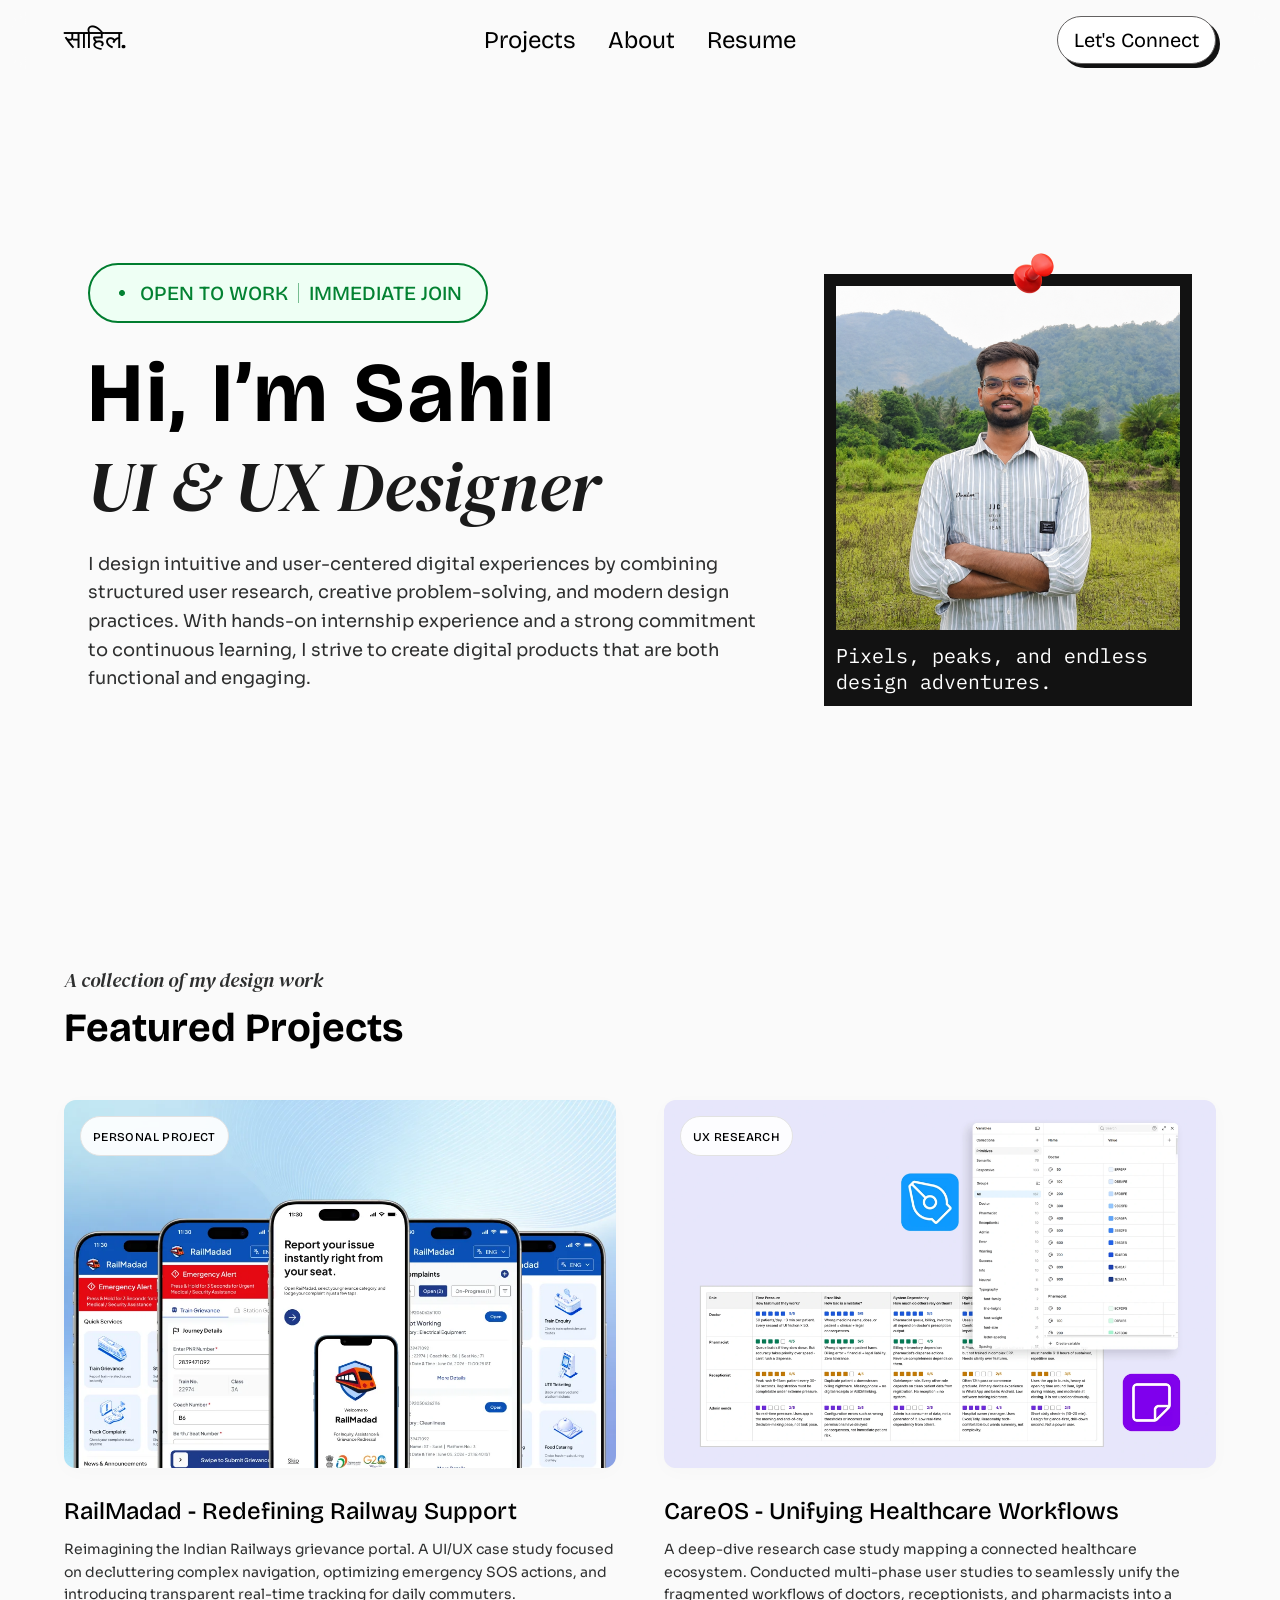
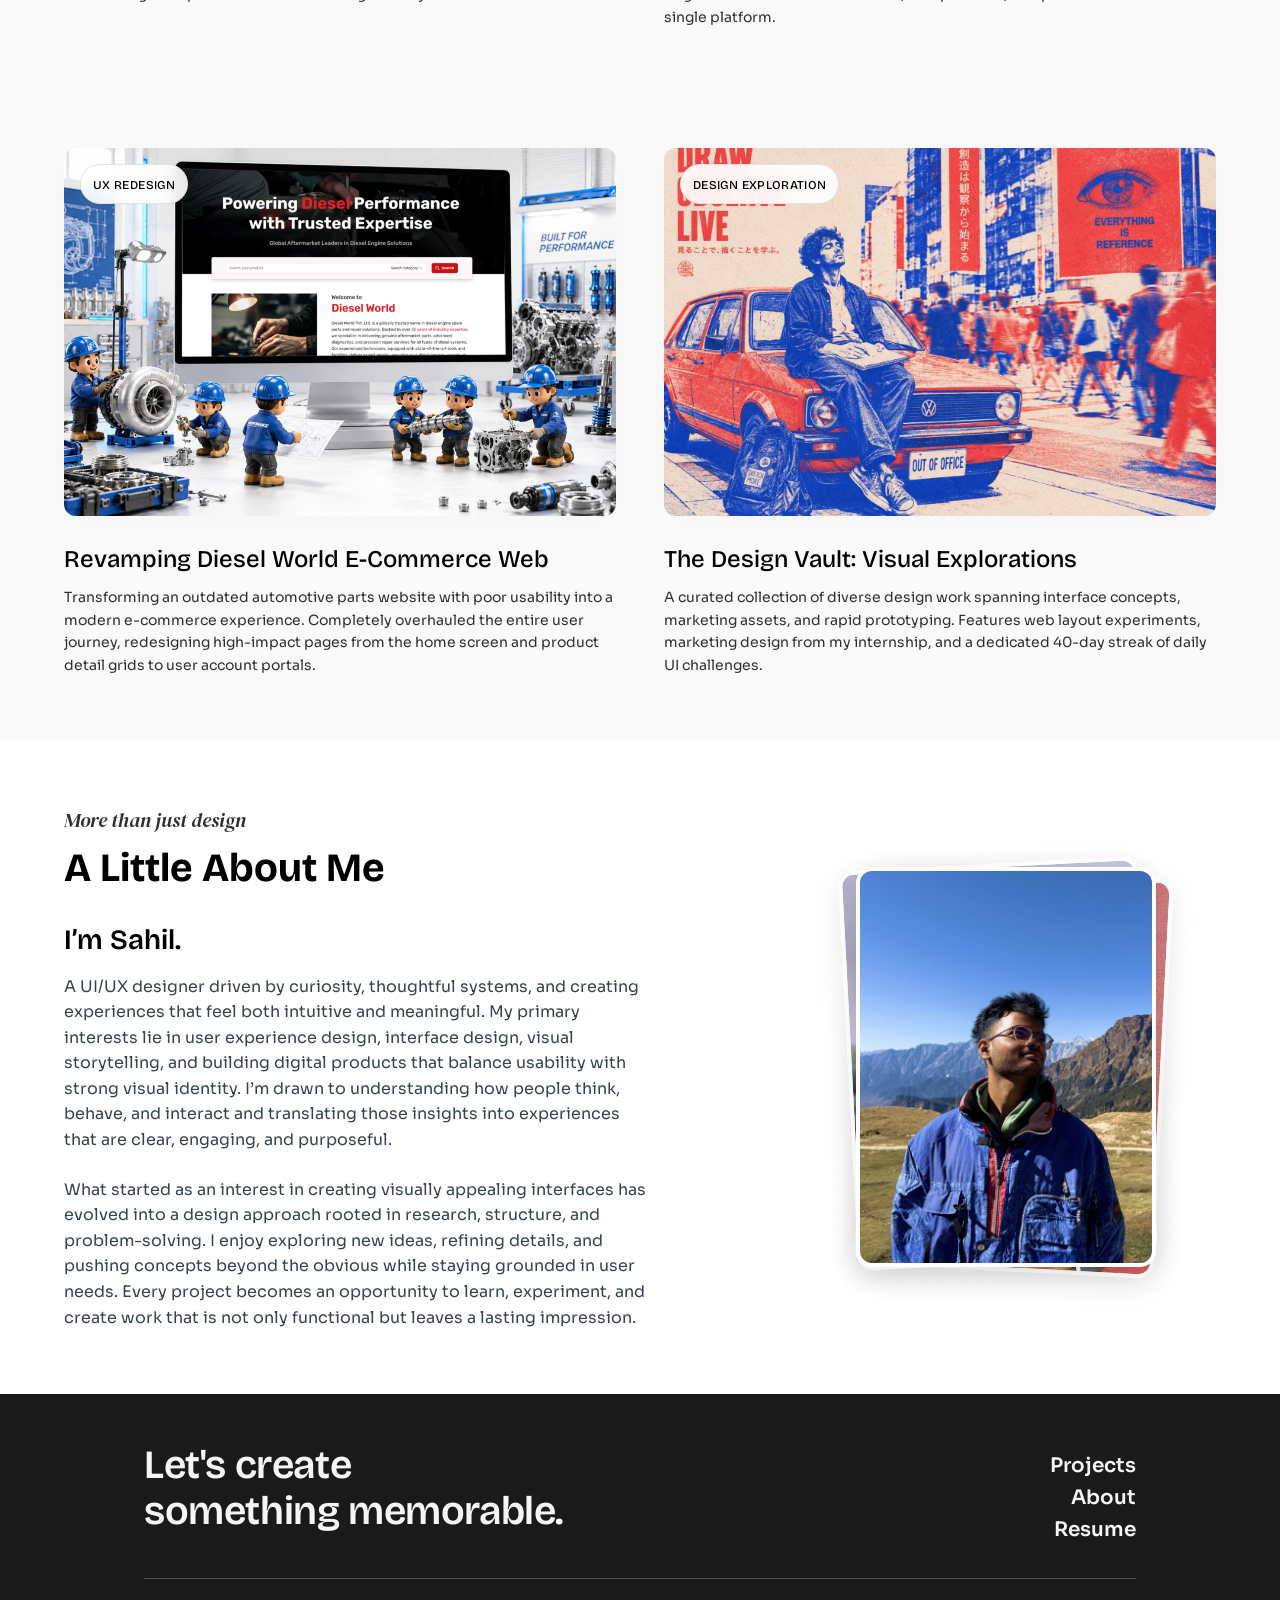
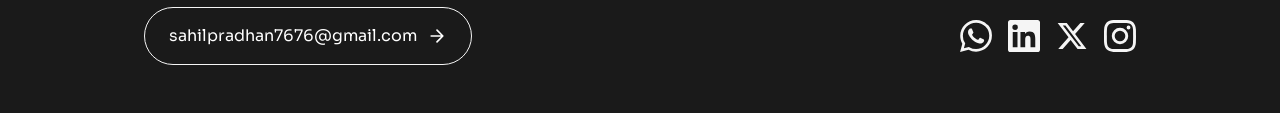
<file: index.html>
<!DOCTYPE html>
<html lang="en">

<head>
    <meta charset="UTF-8">
    <meta name="viewport" content="width=device-width, initial-scale=1.0">

    <!-- Browser tab title -->
    <title>Sahil Pradhan | UI/UX Portfolio</title>

    <!-- Open Graph Tags -->
    <meta property="og:title" content="Sahil Pradhan | UI/UX Portfolio" />
    <meta property="og:type" content="website" />
    <meta property="og:url" content="https://sahilpradhan.netlify.app/" />

    <!-- Open Graph Description (Added a quick placeholder for better SEO) -->
    <meta property="og:description" content="Portfolio of Sahil Pradhan, a UI/UX Designer creating intuitive and user-centered digital experiences." />

    <!-- Google Fonts (FIXED: Added 'fonts.' to the URLs) -->
    <link rel="preconnect" href="https://fonts.googleapis.com">
    <link rel="preconnect" href="https://fonts.gstatic.com" crossorigin>
    <link href="https://fonts.googleapis.com/css2?family=Bricolage+Grotesque:opsz,wght@12..96,200..800&family=DM+Serif+Display:ital@0;1&family=Lora:ital,wght@0,400..700;1,400..700&family=Sora:wght@100..800&display=swap" rel="stylesheet">

    <!-- Stylesheet -->
    <link rel="stylesheet" href="css/styles.css?v=4">
</head>

<body>
    <!-- Site Header & Navigation Gateway -->
    <header id="site-header" class="site-header">
        <div class="header-container">
            <a href="#" id="brand-logo" class="brand-logo" aria-label="Go to home">साहिल.</a>

            <!-- Desktop nav sits here via CSS position:static on ≥768px -->
            <nav id="main-navigation" class="main-nav" aria-label="Primary Navigation">
                <ul class="nav-list">
                    <li><a href="#projects" id="nav-link-projects" class="nav-link">Projects</a></li>
                    <li><a href="#about" id="nav-link-about" class="nav-link">About</a></li>
                    <li><a href="https://drive.google.com/file/d/1eqdCegHrXVnGi0ruHlwkZKRj7B7hD40M/view?usp=sharing"
                            id="nav-link-resume" class="nav-link" target="_blank" rel="noopener noreferrer">Resume</a>
                    </li>
                </ul>
            </nav>

            <div class="header-actions">
                <a href="#connect" class="btn-connect" id="btn-connect">
                    <span class="btn-connect-shadow"></span>
                    <span class="btn-connect-main">Let's Connect</span>
                </a>

                <!-- Mobile Menu Hamburger Trigger -->
                <button class="hamburger-btn" id="mobile-menu-trigger" aria-label="Toggle Navigation"
                    aria-expanded="false" type="button">
                    <span class="hamburger-bar"></span>
                    <span class="hamburger-bar"></span>
                    <span class="hamburger-bar"></span>
                </button>
            </div>
        </div>
    </header>

    <!-- Main Content DOM Gateway -->
    <main id="main-content">
        <!-- Hero Section Scaffolding -->
        <section id="hero" class="hero-section" aria-labelledby="hero-title">
            <div class="section-container hero-container">
                <div class="hero-left">
                    <div class="badge-open-work" id="badge-work-status">
                        <img src="assets/home/hero/location-dot.svg" alt="Location Icon" class="badge-icon">
                        <span class="badge-text">OPEN TO WORK</span>
                        <span class="badge-divider"></span>
                        <span class="badge-text">IMMEDIATE JOIN</span>
                    </div>
                    <h1 id="hero-title" class="hero-title">Hi, I’m Sahil</h1>
                    <p class="hero-subtitle">UI & UX Designer</p>
                    <p class="hero-description">
                        I design intuitive and user-centered digital experiences by combining structured user research,
                        creative problem-solving, and modern design practices. With hands-on internship experience and a
                        strong commitment to continuous learning, I strive to create digital products that are both
                        functional and engaging.
                    </p>
                </div>
                <div class="hero-right">
                    <div class="hero-image-wrapper">
                        <img src="assets/home/hero/sahil-polaroid.png" alt="Sahil Profile Polaroid" class="hero-image">
                    </div>
                </div>
            </div>
        </section>

        <!-- Featured Projects Section -->
        <section id="projects" class="projects-section" aria-labelledby="projects-title">
            <div class="section-container">
                <div class="projects-header">
                    <p class="projects-subtitle">A collection of my design work</p>
                    <h2 id="projects-title" class="projects-title">Featured Projects</h2>
                </div>

                <div class="projects-grid">
                    <!-- Project 1: RailMadad -->
                    <article class="project-card" data-node-id="49:114">
                        <div class="project-image-container">
                            <div class="project-badge">
                                <span class="project-badge-text">Personal Project</span>
                            </div>
                            <img src="assets/home/project/railmadad-hero-image.webp" alt="RailMadad Project Mockups"
                                class="project-image" loading="lazy">
                            <a href="work/RailMadad/index.html" class="project-image-link"
                                aria-label="View RailMadad Case Study"></a>
                        </div>
                        <a href="work/RailMadad/index.html" class="project-title" data-node-id="79:7">RailMadad -
                            Redefining Railway
                            Support</a>
                        <p class="project-description" data-node-id="79:8">
                            Reimagining the Indian Railways grievance portal. A UI/UX case study focused on decluttering
                            complex navigation, optimizing emergency SOS actions, and introducing transparent real-time
                            tracking for daily commuters.
                        </p>
                    </article>

                    <!-- Project 2: CareOS -->
                    <article class="project-card" data-node-id="52:131">
                        <div class="project-image-container">
                            <div class="project-badge">
                                <span class="project-badge-text">UX Research</span>
                            </div>
                            <img src="assets/home/project/careos-hero-image.webp" alt="CareOS Interface Design"
                                class="project-image" loading="lazy">
                            <a href="work/CareOS/index.html" class="project-image-link"
                                aria-label="View CareOS Case Study"></a>
                        </div>
                        <a href="work/CareOS/index.html" class="project-title" data-node-id="79:16">CareOS - Unifying
                            Healthcare
                            Workflows</a>
                        <p class="project-description" data-node-id="79:17">
                            A deep-dive research case study mapping a connected healthcare ecosystem. Conducted
                            multi-phase user studies to seamlessly unify the fragmented workflows of doctors,
                            receptionists, and pharmacists into a single platform.
                        </p>
                    </article>

                    <!-- Project 3: Diesel World -->
                    <article class="project-card" data-node-id="83:32">
                        <div class="project-image-container">
                            <div class="project-badge">
                                <span class="project-badge-text">UX Redesign</span>
                            </div>
                            <img src="assets/home/project/dieselworld-hero-image.webp"
                                alt="Diesel World E-Commerce Mockups" class="project-image" loading="lazy">
                            <a href="work/DieselWorld/index.html" class="project-image-link"
                                aria-label="View Diesel World Case Study"></a>
                        </div>
                        <a href="work/DieselWorld/index.html" class="project-title" data-node-id="83:33">Revamping
                            Diesel World
                            E-Commerce Web</a>
                        <p class="project-description" data-node-id="83:34">
                            Transforming an outdated automotive parts website with poor usability into a modern
                            e-commerce experience. Completely overhauled the entire user journey, redesigning
                            high-impact pages from the home screen and product detail grids to user account portals.
                        </p>
                    </article>

                    <!-- Project 4: Design Vault -->
                    <article class="project-card" id="design-vault-card" data-node-id="338:2233"
                        style="cursor:pointer;">
                        <div class="project-image-container">
                            <div class="project-badge">
                                <span class="project-badge-text">Design Exploration</span>
                            </div>
                            <img src="assets/home/project/design-vault-hero-image.webp"
                                alt="Creative Design Sprint Explorations" class="project-image" loading="lazy">
                            <button class="project-image-link" id="design-vault-trigger" aria-label="View Design Vault"
                                aria-haspopup="dialog"></button>
                        </div>
                        <button class="project-title design-vault-title-btn" id="design-vault-trigger-title"
                            data-node-id="83:35" aria-haspopup="dialog">The Design Vault: Visual
                            Explorations</button>
                        <p class="project-description" data-node-id="83:36">
                            A curated collection of diverse design work spanning interface concepts, marketing assets,
                            and rapid prototyping. Features web layout experiments, marketing design from my internship,
                            and a dedicated 40-day streak of daily UI challenges.
                        </p>
                    </article>
                </div>
            </div>
        </section>

        <!-- About Me Section -->
        <section id="about" class="about-section" aria-labelledby="about-title">
            <div class="section-container about-container">
                <div class="about-left">
                    <p class="about-subtitle">More than just design</p>
                    <h2 id="about-title" class="about-title">A Little About Me</h2>
                    <h3 class="about-heading">I’m Sahil.</h3>
                    <p class="about-description">
                        A UI/UX designer driven by curiosity, thoughtful systems, and creating experiences that feel
                        both intuitive and meaningful. My primary interests lie in user experience design, interface
                        design, visual storytelling, and building digital products that balance usability with strong
                        visual identity. I’m drawn to understanding how people think, behave, and interact and
                        translating those insights into experiences that are clear, engaging, and purposeful.
                    </p>
                    <p class="about-description">
                        What started as an interest in creating visually appealing interfaces has evolved into a design
                        approach rooted in research, structure, and problem-solving. I enjoy exploring new ideas,
                        refining details, and pushing concepts beyond the obvious while staying grounded in user needs.
                        Every project becomes an opportunity to learn, experiment, and create work that is not only
                        functional but leaves a lasting impression.
                    </p>
                </div>

                <div class="about-right">
                    <!-- Image Stack Card Deck -->
                    <div class="image-stack-deck" id="image-stack-deck">
                        <div class="card-stack-card" style="z-index: 3;">
                            <img src="assets/home/about/about-image-1.webp" alt="Sahil Portrait 1" class="card-image"
                                draggable="false">
                        </div>
                        <div class="card-stack-card" style="z-index: 2;">
                            <img src="assets/home/about/about-image-2.webp" alt="Sahil Portrait 2" class="card-image"
                                draggable="false">
                        </div>
                        <div class="card-stack-card" style="z-index: 1;">
                            <img src="assets/home/about/about-image-3.webp" alt="Sahil Portrait 3" class="card-image"
                                draggable="false">
                        </div>

                        <!-- Floating Drag Badge Cursor -->
                        <div class="custom-drag-cursor" id="custom-drag-cursor">← Drag →</div>
                    </div>
                </div>
            </div>
        </section>
    </main>


    <!-- Site Footer -->
    <footer id="site-footer" class="site-footer">
        <div class="footer-container">
            <!-- Upper Tier -->
            <div class="footer-upper">
                <h2 class="footer-cta-title">Let's create<br>something memorable.</h2>
                <nav class="footer-nav" aria-label="Footer navigation">
                    <a href="#projects" class="footer-nav-link">Projects</a>
                    <a href="#about" class="footer-nav-link">About</a>
                    <a href="https://drive.google.com/file/d/1eqdCegHrXVnGi0ruHlwkZKRj7B7hD40M/view?usp=sharing"
                        class="footer-nav-link" target="_blank" rel="noopener noreferrer">Resume</a>
                </nav>
            </div>

            <!-- Divider -->
            <hr class="footer-divider">

            <!-- Lower Tier -->
            <div class="footer-lower">
                <a href="mailto:sahilpradhan7676@gmail.com" class="email-pill-btn">
                    sahilpradhan7676@gmail.com
                    <span class="arrow" aria-hidden="true">
                        <svg viewBox="0 0 24 24" fill="none" stroke="currentColor" stroke-width="2"
                            stroke-linecap="round" stroke-linejoin="round" width="20" height="20">
                            <path d="M5 12h14M12 5l7 7-7 7" />
                        </svg>
                    </span>
                </a>
                <div class="footer-socials">
                    <a href="https://wa.me/919937808340" target="_blank" rel="noopener noreferrer"
                        class="footer-social-link" aria-label="WhatsApp">
                        <svg class="footer-social-icon" viewBox="0 0 24 24" fill="currentColor">
                            <path
                                d="M17.472 14.382c-.297-.149-1.758-.867-2.03-.967-.273-.099-.471-.148-.67.15-.197.297-.767.966-.94 1.164-.173.199-.347.223-.644.075-.297-.15-1.255-.463-2.39-1.475-.883-.788-1.48-1.761-1.653-2.059-.173-.297-.018-.458.13-.606.134-.133.298-.347.446-.52.149-.174.198-.298.298-.497.099-.198.05-.371-.025-.52-.075-.149-.669-1.612-.916-2.207-.242-.579-.487-.5-.669-.51-.173-.008-.371-.01-.57-.01-.198 0-.52.074-.792.372-.272.297-1.04 1.016-1.04 2.479 0 1.462 1.065 2.875 1.213 3.074.149.198 2.096 3.2 5.077 4.487.709.306 1.262.489 1.694.625.712.227 1.36.195 1.871.118.571-.085 1.758-.719 2.006-1.413.248-.694.248-1.289.173-1.413-.074-.124-.272-.198-.57-.347m-5.421 7.403h-.004a9.87 9.87 0 01-5.031-1.378l-.361-.214-3.741.982.998-3.648-.235-.374a9.86 9.86 0 01-1.51-5.26c.001-5.45 4.436-9.884 9.888-9.884 2.64 0 5.122 1.03 6.988 2.898a9.825 9.825 0 012.893 6.994c-.003 5.45-4.437 9.884-9.885 9.884m8.413-18.297A11.815 11.815 0 0012.05 0C5.495 0 .16 5.335.157 11.892c0 2.096.547 4.142 1.588 5.945L.057 24l6.305-1.654a11.882 11.882 0 005.683 1.448h.005c6.554 0 11.89-5.335 11.893-11.893A11.821 11.821 0 0020.885 3.49" />
                        </svg>
                    </a>
                    <a href="https://www.linkedin.com/in/sahil-pradhan-b33461216" target="_blank"
                        rel="noopener noreferrer" class="footer-social-link" aria-label="LinkedIn">
                        <svg class="footer-social-icon" viewBox="0 0 24 24" fill="currentColor">
                            <path
                                d="M20.447 20.452h-3.554v-5.569c0-1.328-.027-3.037-1.852-3.037-1.853 0-2.136 1.445-2.136 2.939v5.667H9.351V9h3.414v1.561h.046c.477-.9 1.637-1.85 3.37-1.85 3.601 0 4.267 2.37 4.267 5.455v6.286zM5.337 7.433a2.062 2.062 0 01-2.063-2.065 2.064 2.064 0 112.063 2.065zm1.782 13.019H3.555V9h3.564v11.452zM22.225 0H1.771C.792 0 0 .774 0 1.729v20.542C0 23.227.792 24 1.771 24h20.451C23.2 24 24 23.227 24 22.271V1.729C24 .774 23.2 0 22.222 0h.003z" />
                        </svg>
                    </a>
                    <a href="https://x.com/SahilPradhanX" target="_blank" rel="noopener noreferrer"
                        class="footer-social-link" aria-label="Twitter X">
                        <svg class="footer-social-icon" viewBox="0 0 24 24" fill="currentColor">
                            <path
                                d="M18.244 2.25h3.308l-7.227 8.26 8.502 11.24H16.17l-5.214-6.817L4.99 21.75H1.68l7.73-8.835L1.254 2.25H8.08l4.713 6.231zm-1.161 17.52h1.833L7.084 4.126H5.117z" />
                        </svg>
                    </a>
                    <a href="https://www.instagram.com/des.sahil.10?igsh=ZjVia2NrdTN1cmty" target="_blank"
                        rel="noopener noreferrer" class="footer-social-link" aria-label="Instagram">
                        <svg class="footer-social-icon" viewBox="0 0 24 24" fill="currentColor">
                            <path
                                d="M12 2.163c3.204 0 3.584.012 4.85.07 3.252.148 4.771 1.691 4.919 4.919.058 1.265.069 1.645.069 4.849 0 3.205-.012 3.584-.069 4.849-.149 3.225-1.664 4.771-4.919 4.919-1.266.058-1.644.07-4.85.07-3.204 0-3.584-.012-4.849-.07-3.26-.149-4.771-1.699-4.919-4.92-.058-1.265-.07-1.644-.07-4.849 0-3.204.013-3.583.07-4.849.149-3.227 1.664-4.771 4.919-4.919 1.266-.057 1.645-.069 4.849-.069zM12 0C8.741 0 8.333.014 7.053.072 2.695.272.273 2.69.073 7.051.014 8.333 0 8.741 0 12c0 3.259.014 3.668.072 4.948.2 4.358 2.618 6.78 6.98 6.98 1.281.058 1.689.072 4.948.072 3.259 0 3.668-.014 4.948-.072 4.354-.2 6.782-2.618 6.979-6.98.059-1.28.073-1.689.073-4.948 0-3.259-.014-3.667-.072-4.947-.196-4.354-2.617-6.78-6.979-6.98C15.668.014 15.259 0 12 0zm0 5.838a6.162 6.162 0 100 12.324 6.162 6.162 0 000-12.324zM12 16a4 4 0 110-8 4 4 0 010 8zm6.406-11.845a1.44 1.44 0 100 2.881 1.44 1.44 0 000-2.881z" />
                        </svg>
                    </a>
                </div>
            </div>
        </div>
    </footer>

    <!-- Connect Modal Portal -->
    <div id="connect-modal" class="modal-overlay" aria-hidden="true" role="dialog" aria-labelledby="modal-title">
        <div class="connect-modal-card" data-node-id="289:170">
            <button class="modal-close-btn" id="modal-close-btn" aria-label="Close modal" data-node-id="289:223">
                <img src="assets/shared/logos/close.svg" alt="Close Icon">
            </button>
            <h2 id="modal-title" class="modal-title" data-node-id="289:142">Connect With Me</h2>
            <div class="modal-social-grid" data-node-id="289:169">
                <a href="mailto:sahilpradhan7676@gmail.com" class="social-card" aria-label="Gmail"
                    data-node-id="289:164">
                    <div class="social-icon-wrapper" data-node-id="289:144">
                        <img src="assets/shared/logos/gmail.svg" alt="Gmail" class="social-icon">
                    </div>
                </a>
                <a href="https://wa.me/919937808340" target="_blank" class="social-card" aria-label="WhatsApp"
                    data-node-id="289:202">
                    <div class="social-icon-wrapper" data-node-id="289:198">
                        <img src="assets/shared/logos/whatsapp.svg" alt="WhatsApp" class="social-icon">
                    </div>
                </a>
                <a href="https://www.linkedin.com/in/sahil-pradhan-b33461216" target="_blank" class="social-card"
                    aria-label="LinkedIn" data-node-id="289:165">
                    <div class="social-icon-wrapper" data-node-id="289:152">
                        <img src="assets/shared/logos/linkedin.svg" alt="LinkedIn" class="social-icon">
                    </div>
                </a>
                <a href="https://x.com/SahilPradhanX" target="_blank" class="social-card" aria-label="Twitter X"
                    data-node-id="289:166">
                    <div class="social-icon-wrapper" data-node-id="289:156">
                        <img src="assets/shared/logos/x.svg" alt="Twitter X" class="social-icon">
                    </div>
                </a>
                <a href="https://www.instagram.com/des.sahil.10?igsh=ZjVia2NrdTN1cmty" target="_blank"
                    class="social-card" aria-label="Instagram" data-node-id="289:167">
                    <div class="social-icon-wrapper" data-node-id="289:158">
                        <img src="assets/shared/logos/instagram.svg" alt="Instagram" class="social-icon">
                    </div>
                </a>
            </div>
        </div>
    </div>

    <!-- ═══════════════════════════════════════════════════════════
         DESIGN VAULT MODAL
         Figma: Portfolio-2026 → Design Vault Modal (265:6246)
    ═══════════════════════════════════════════════════════════ -->
    <div id="design-vault-modal" class="dv-modal-overlay" role="dialog" aria-modal="true" aria-label="The Design Vault"
        aria-hidden="true">
        <div class="dv-modal-panel">

            <!-- Close Button -->
            <button class="dv-close-btn" id="dv-close-btn" aria-label="Close Design Vault">
                <svg width="40" height="40" viewBox="0 0 40 40" fill="none" xmlns="http://www.w3.org/2000/svg">
                    <rect width="40" height="40" rx="20" fill="#F3F4F6" />
                    <path d="M26 14L14 26M14 14L26 26" stroke="#374151" stroke-width="2" stroke-linecap="round" />
                </svg>
            </button>

            <!-- Modal Header -->
            <div class="dv-modal-header">
                <h2 class="dv-modal-title">The Design Vault</h2>
                <p class="dv-modal-subtitle">Design collection spanning diverse work</p>
            </div>

            <!-- Projects Grid -->
            <div class="dv-projects-grid">

                <!-- RNGPIT -->
                <a href="work/DesignVault/RNGPIT/index.html" class="dv-project-item dv-project-link-wrapper"
                    style="text-decoration: none; color: inherit;">
                    <div class="dv-project-thumb dv-thumb-rngpit" aria-hidden="true">
                        <img src="assets/work/Design Vault/RNGPIT/rngpit-promo.webp" alt="RNGPIT Landing Page Redesign"
                            class="dv-thumb-img dv-thumb-img--fit">
                    </div>
                    <h3 class="dv-project-name">RNGPIT Landing Page Redesign</h3>
                    <p class="dv-project-desc">Modern landing page redesign improving navigation, showcasing academics,
                        and enhancing user engagement.</p>
                </a>

                <!-- Social Media Designs -->
                <a href="work/DesignVault/SocialMediaDesign/index.html" class="dv-project-item dv-project-link-wrapper"
                    style="text-decoration: none; color: inherit;">
                    <div class="dv-project-thumb dv-thumb-social" aria-hidden="true">
                        <img src="assets/work/Design Vault/Social Media Design/social-media-promo.webp"
                            alt="Social Media Content Designs" class="dv-thumb-img dv-thumb-img--cover">
                    </div>
                    <h3 class="dv-project-name">Social Media Content Designs</h3>
                    <p class="dv-project-desc">Visually engaging social media posts exploring typography, composition,
                        and consistent brand identity.</p>
                </a>

                <!-- Daily UI Challenge -->
                <a href="work/DesignVault/DailyUI/index.html" class="dv-project-item dv-project-link-wrapper"
                    style="text-decoration: none; color: inherit;">
                    <div class="dv-project-thumb dv-thumb-dailyui" aria-hidden="true">
                        <img src="assets/work/Design Vault/Daily UI Posts/daily-ui-promo.webp" alt="Daily UI Challenge"
                            class="dv-thumb-img dv-thumb-img--cover">
                    </div>
                    <h3 class="dv-project-name">Daily UI Challenge</h3>
                    <p class="dv-project-desc">Daily interface explorations refining design thinking, usability,
                        layouts, and visual clarity.</p>
                </a>

            </div>
        </div>
    </div>

    <!-- Scripts -->
    <script src="js/script.js?v=4"></script>
</body>

</html>
</file>
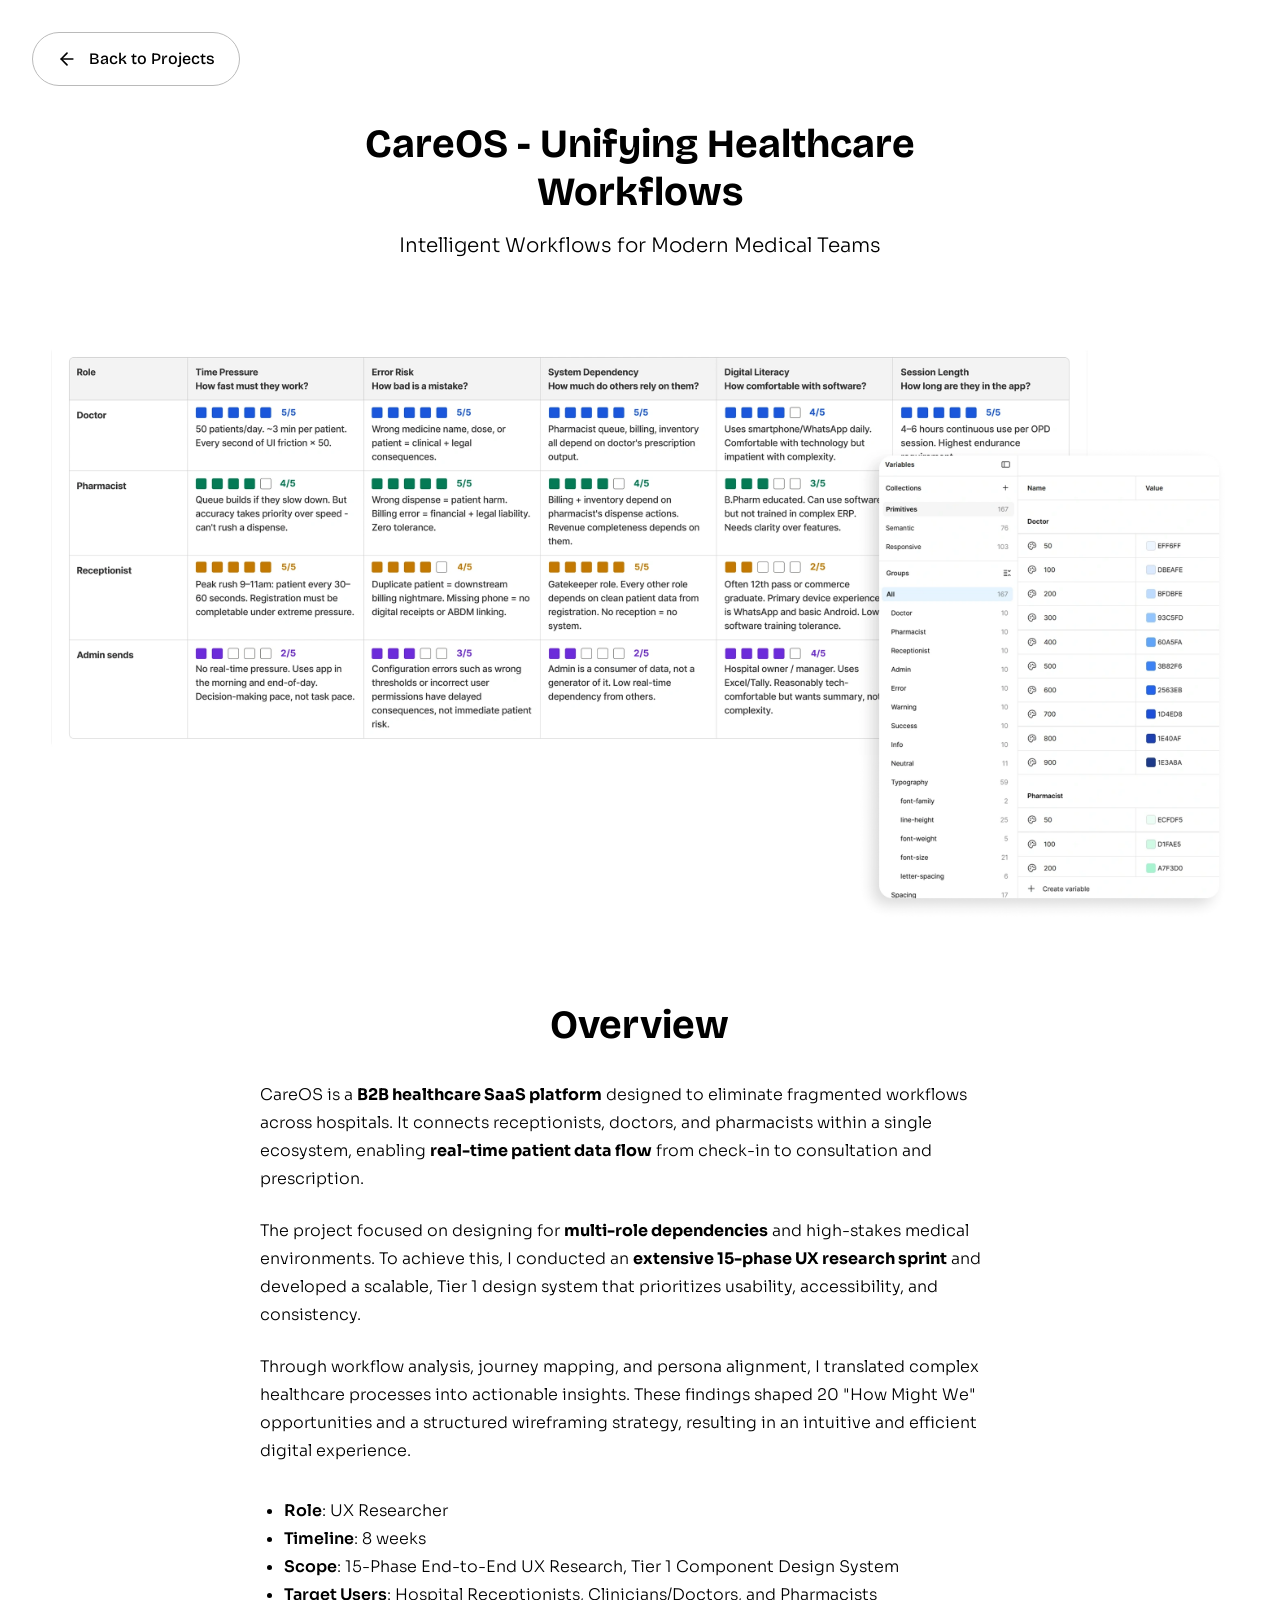
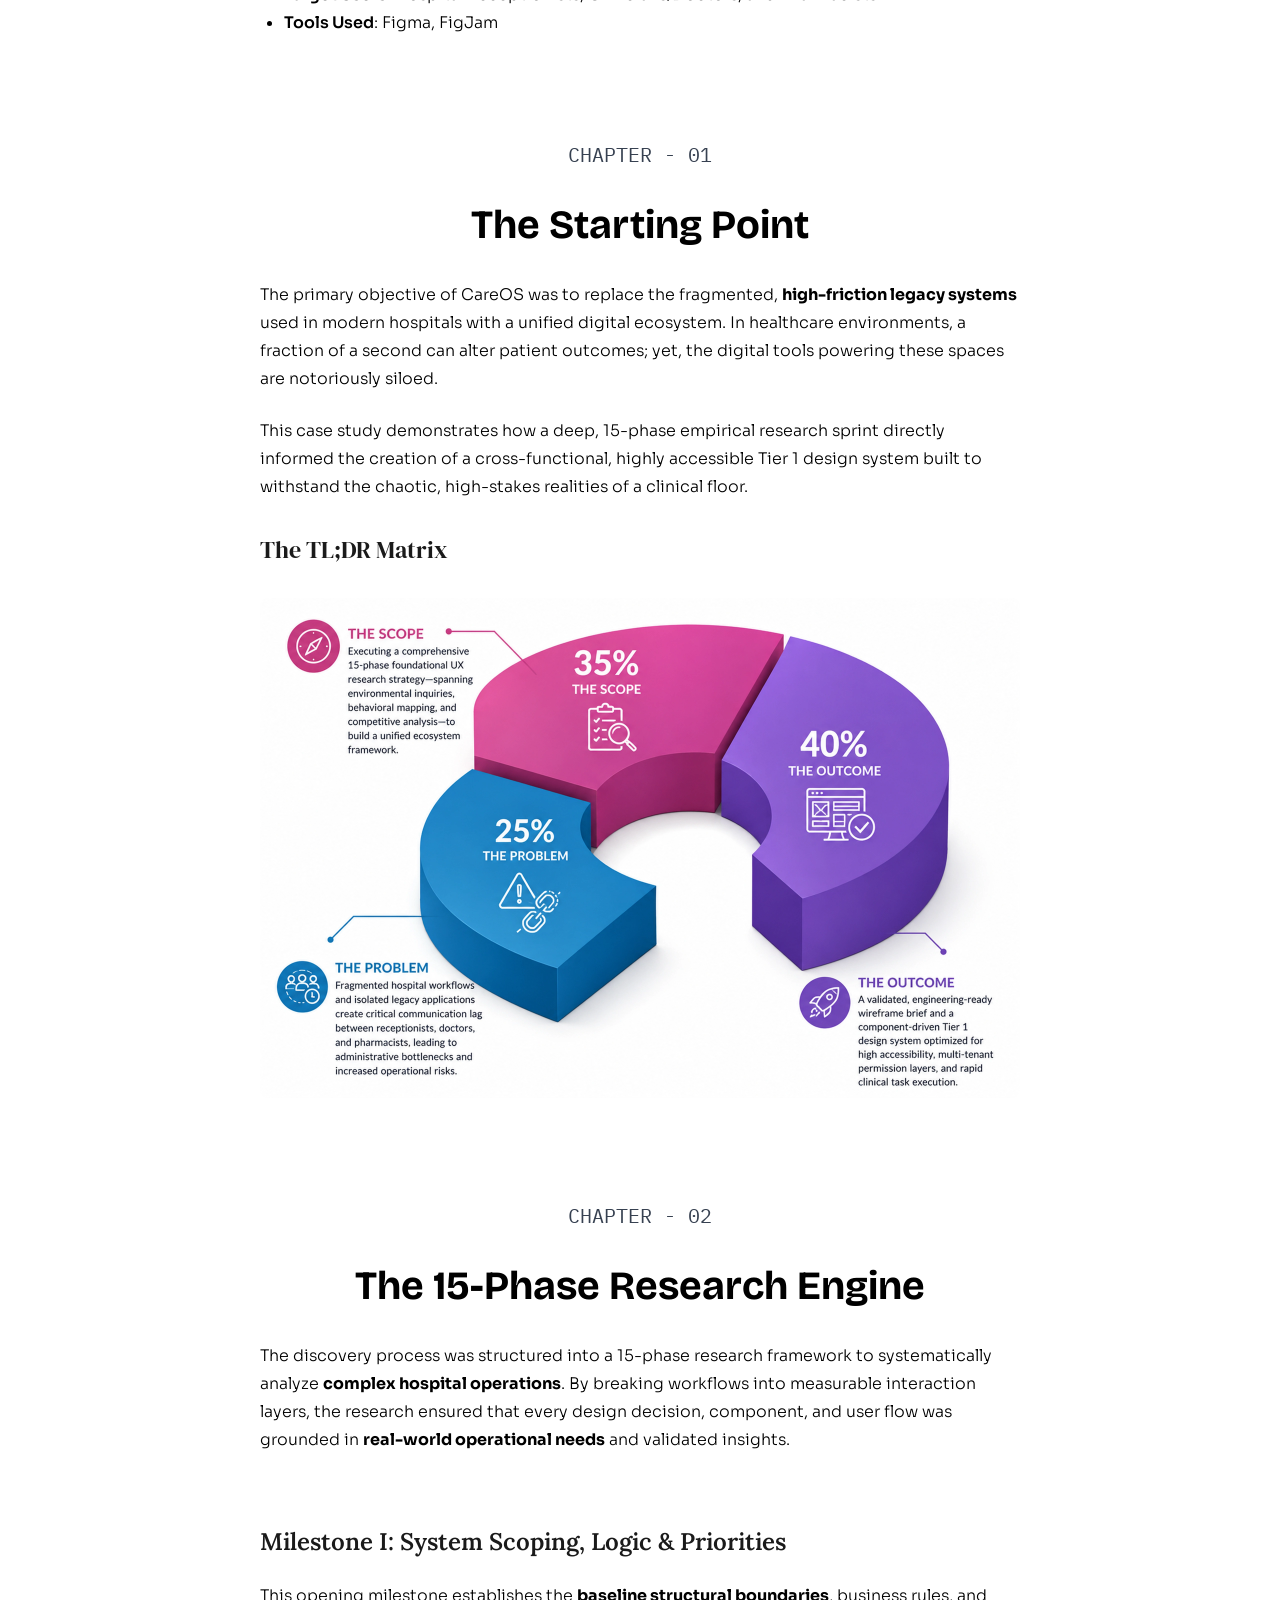
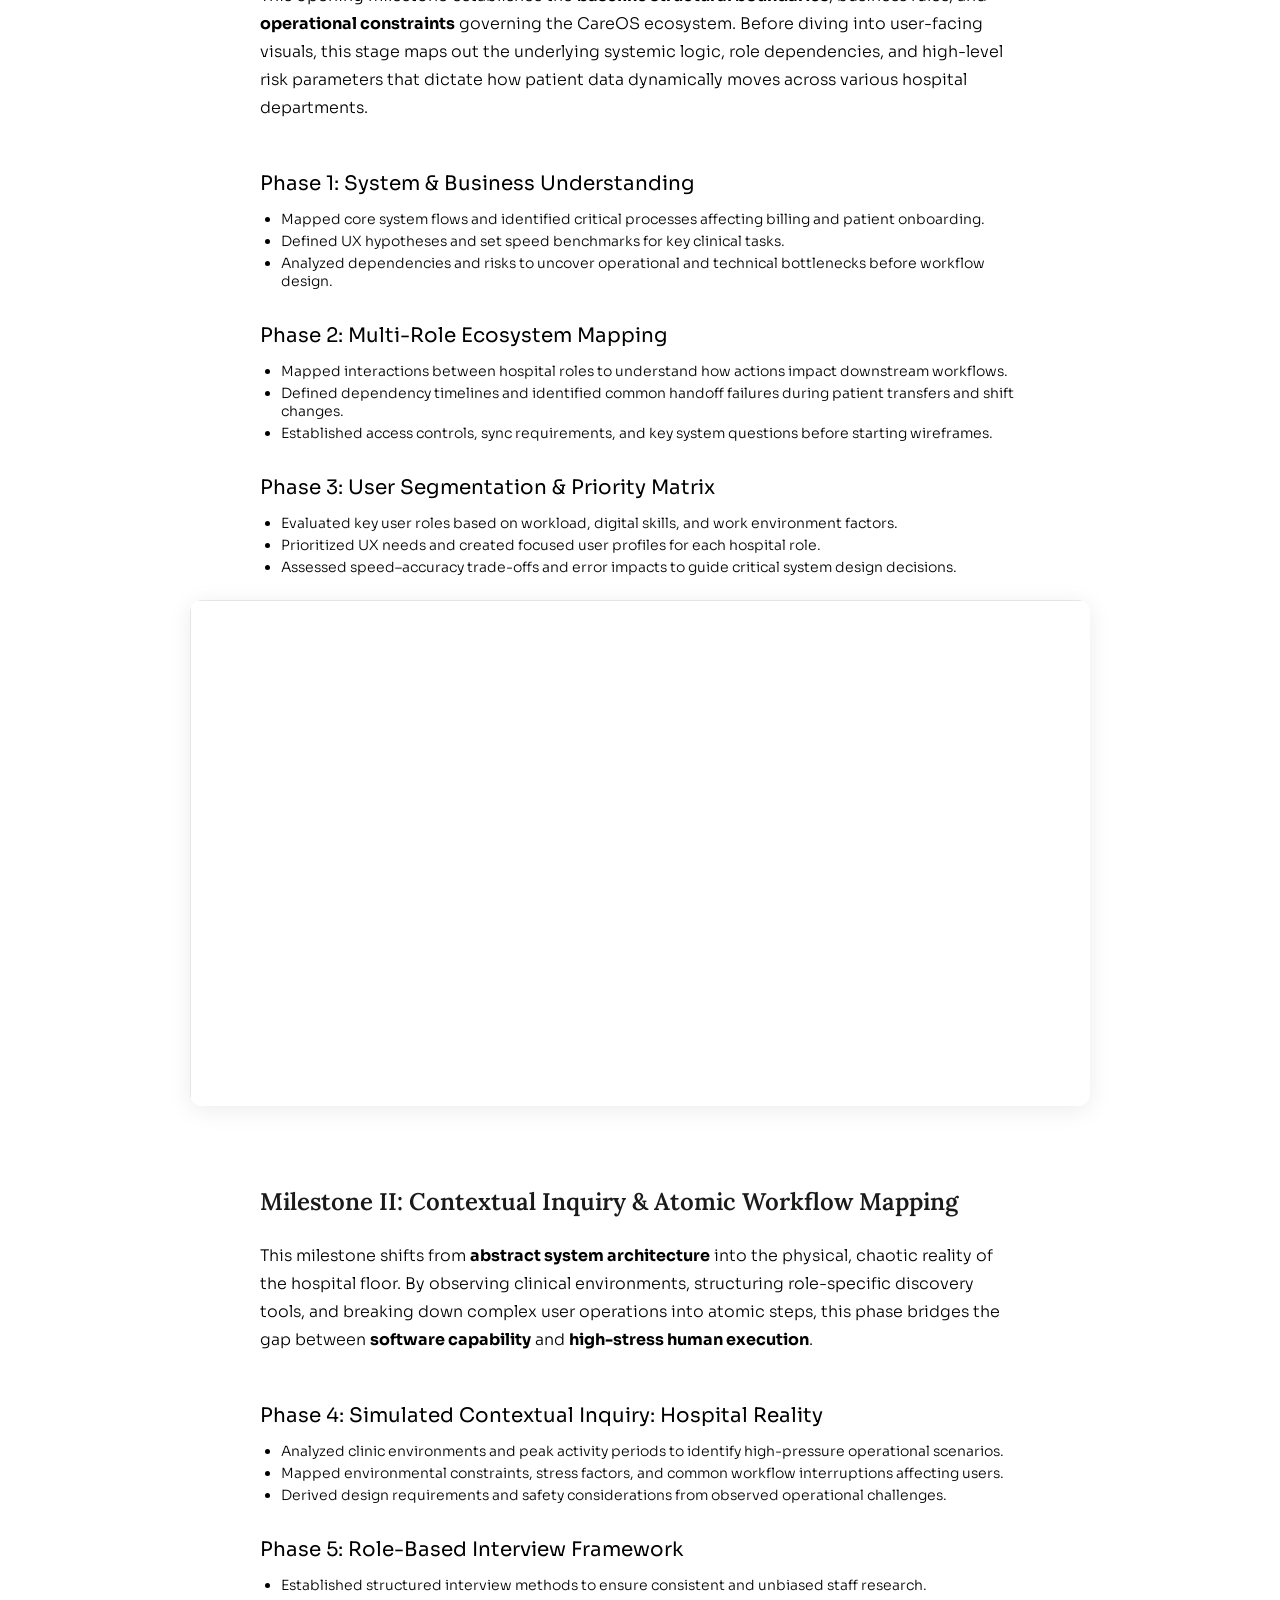
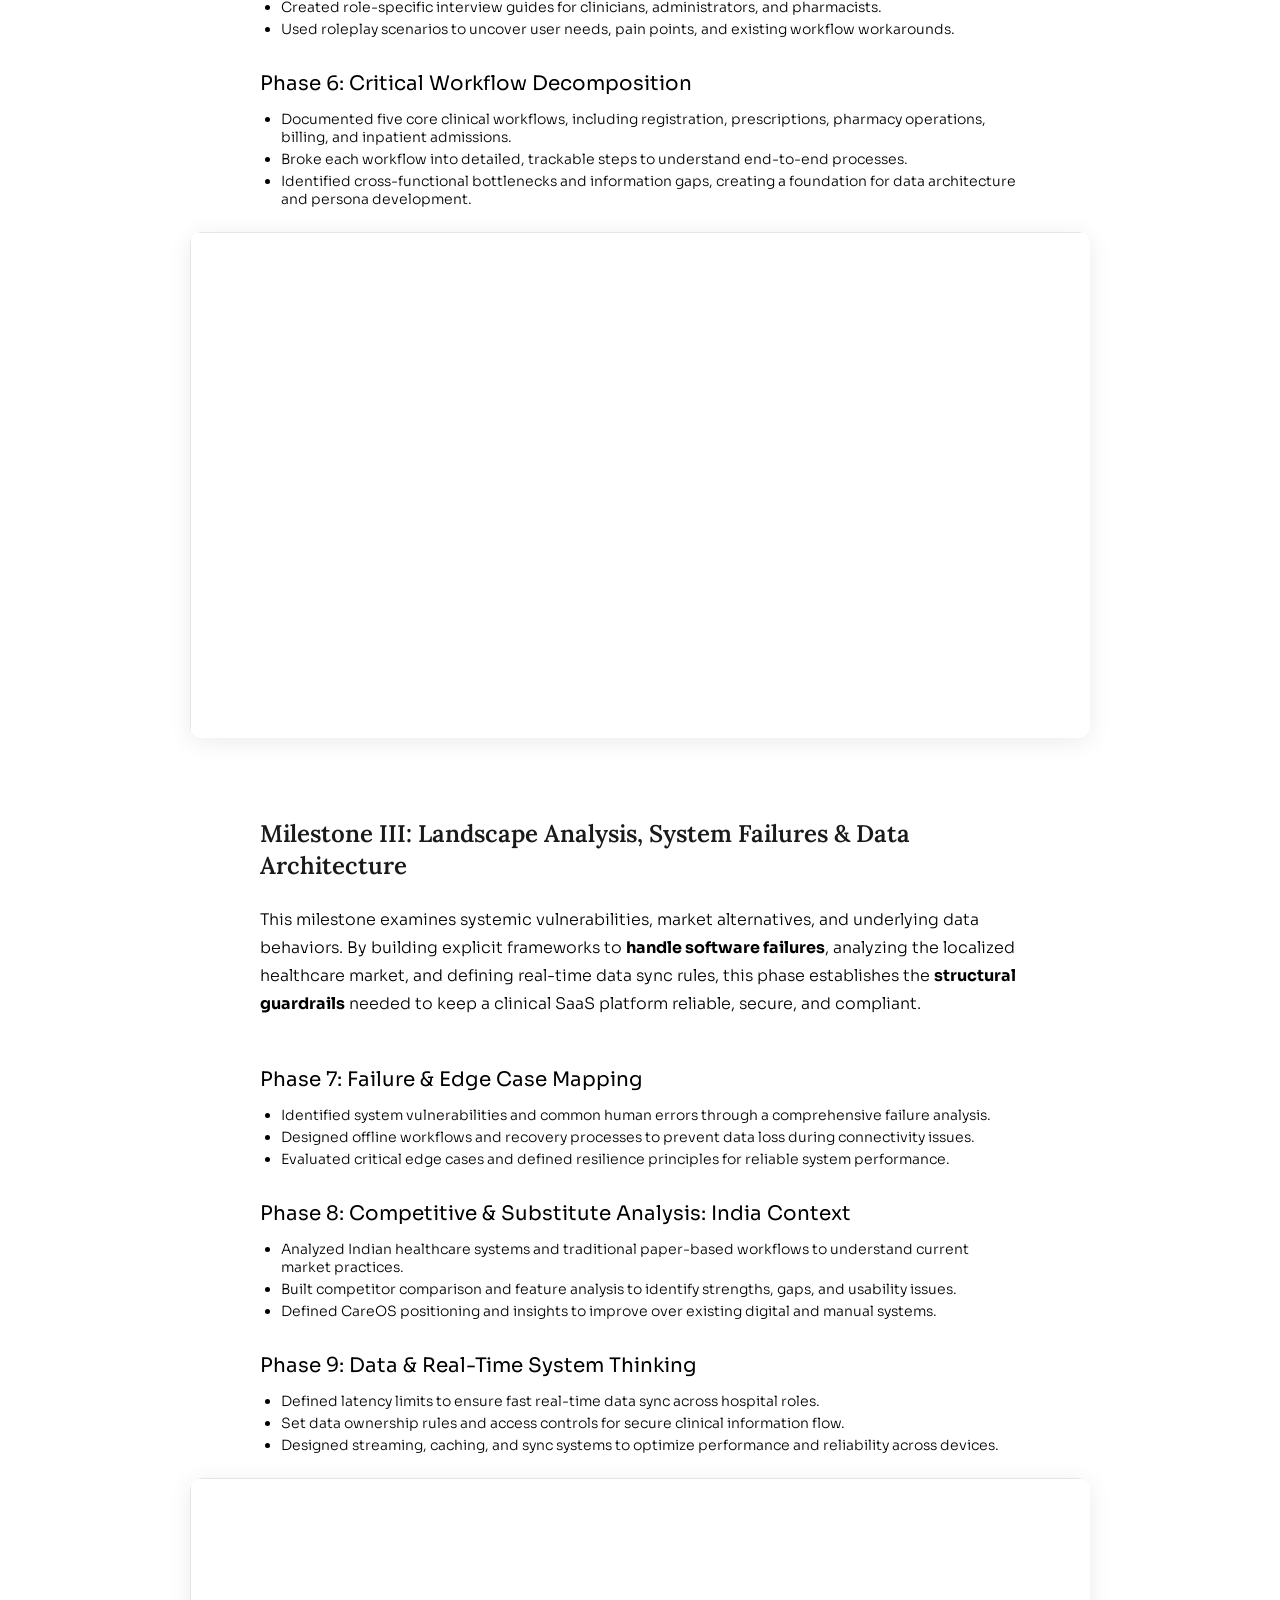
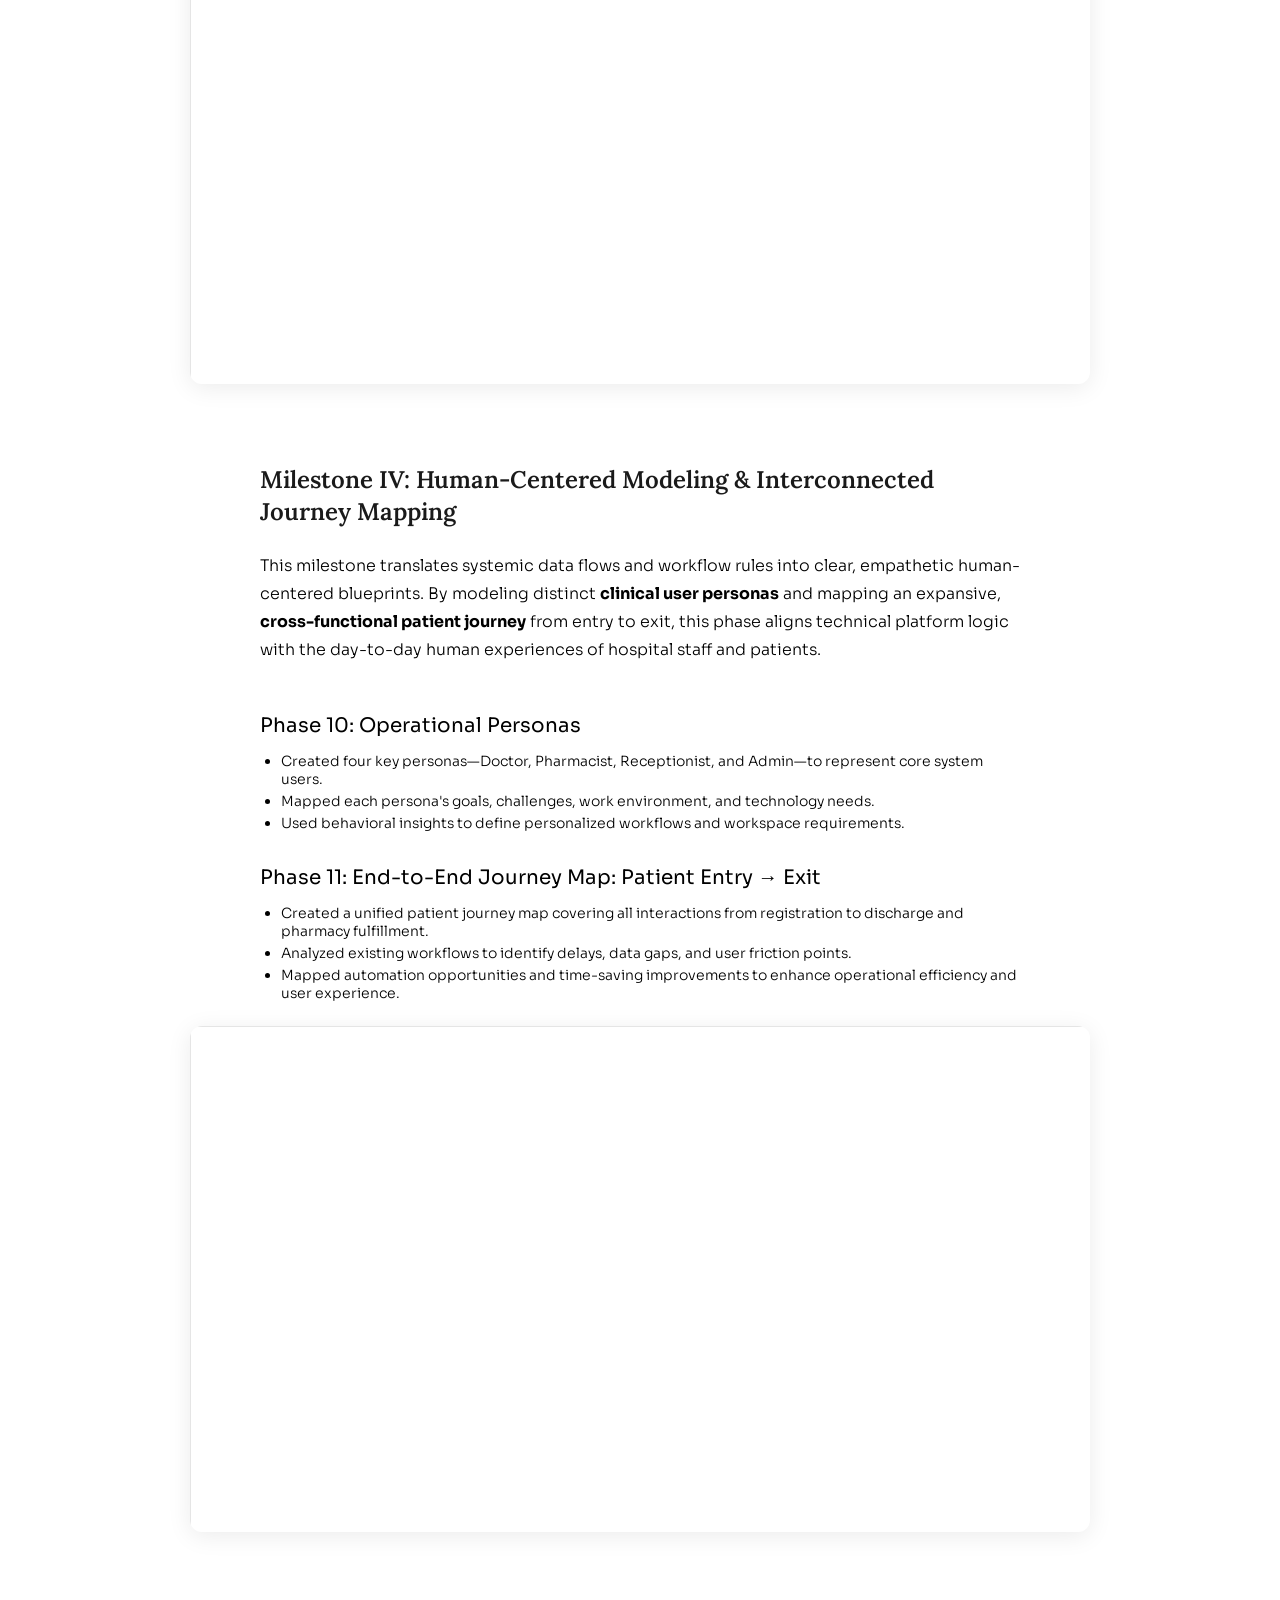
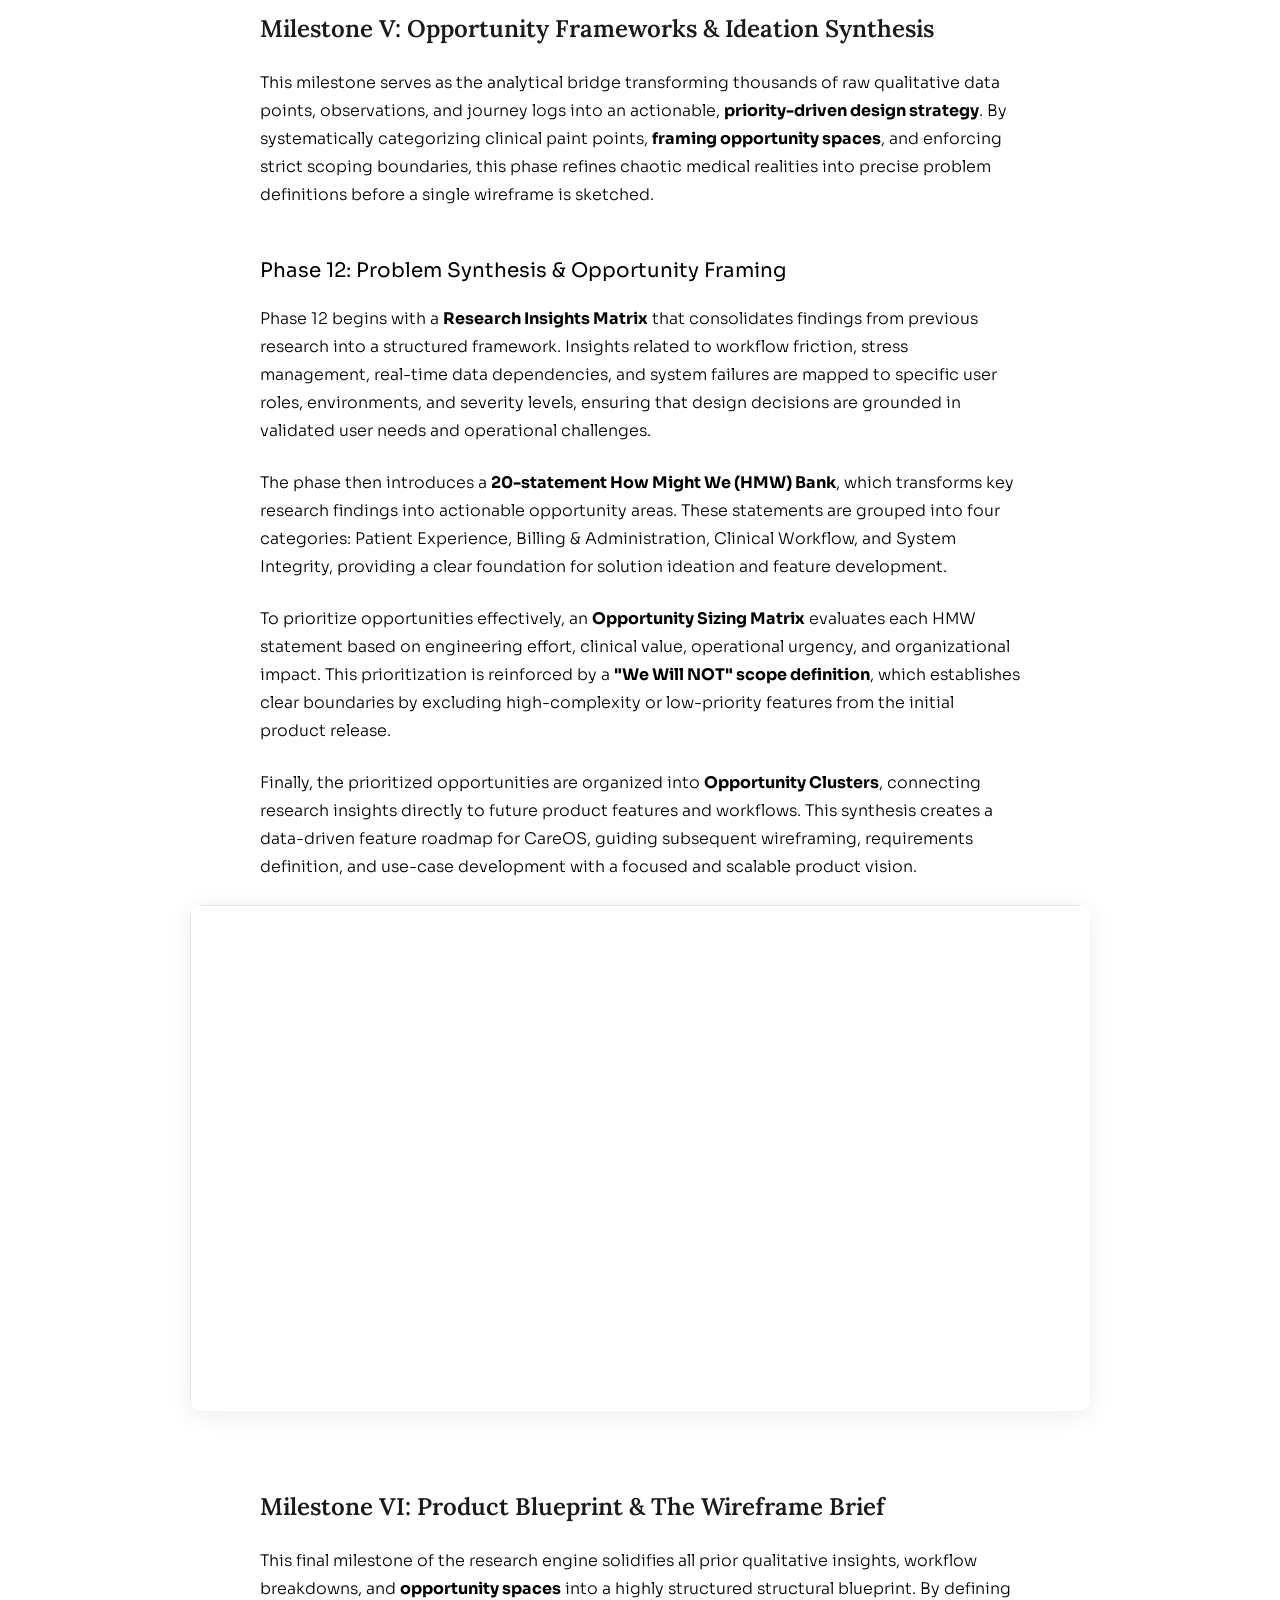
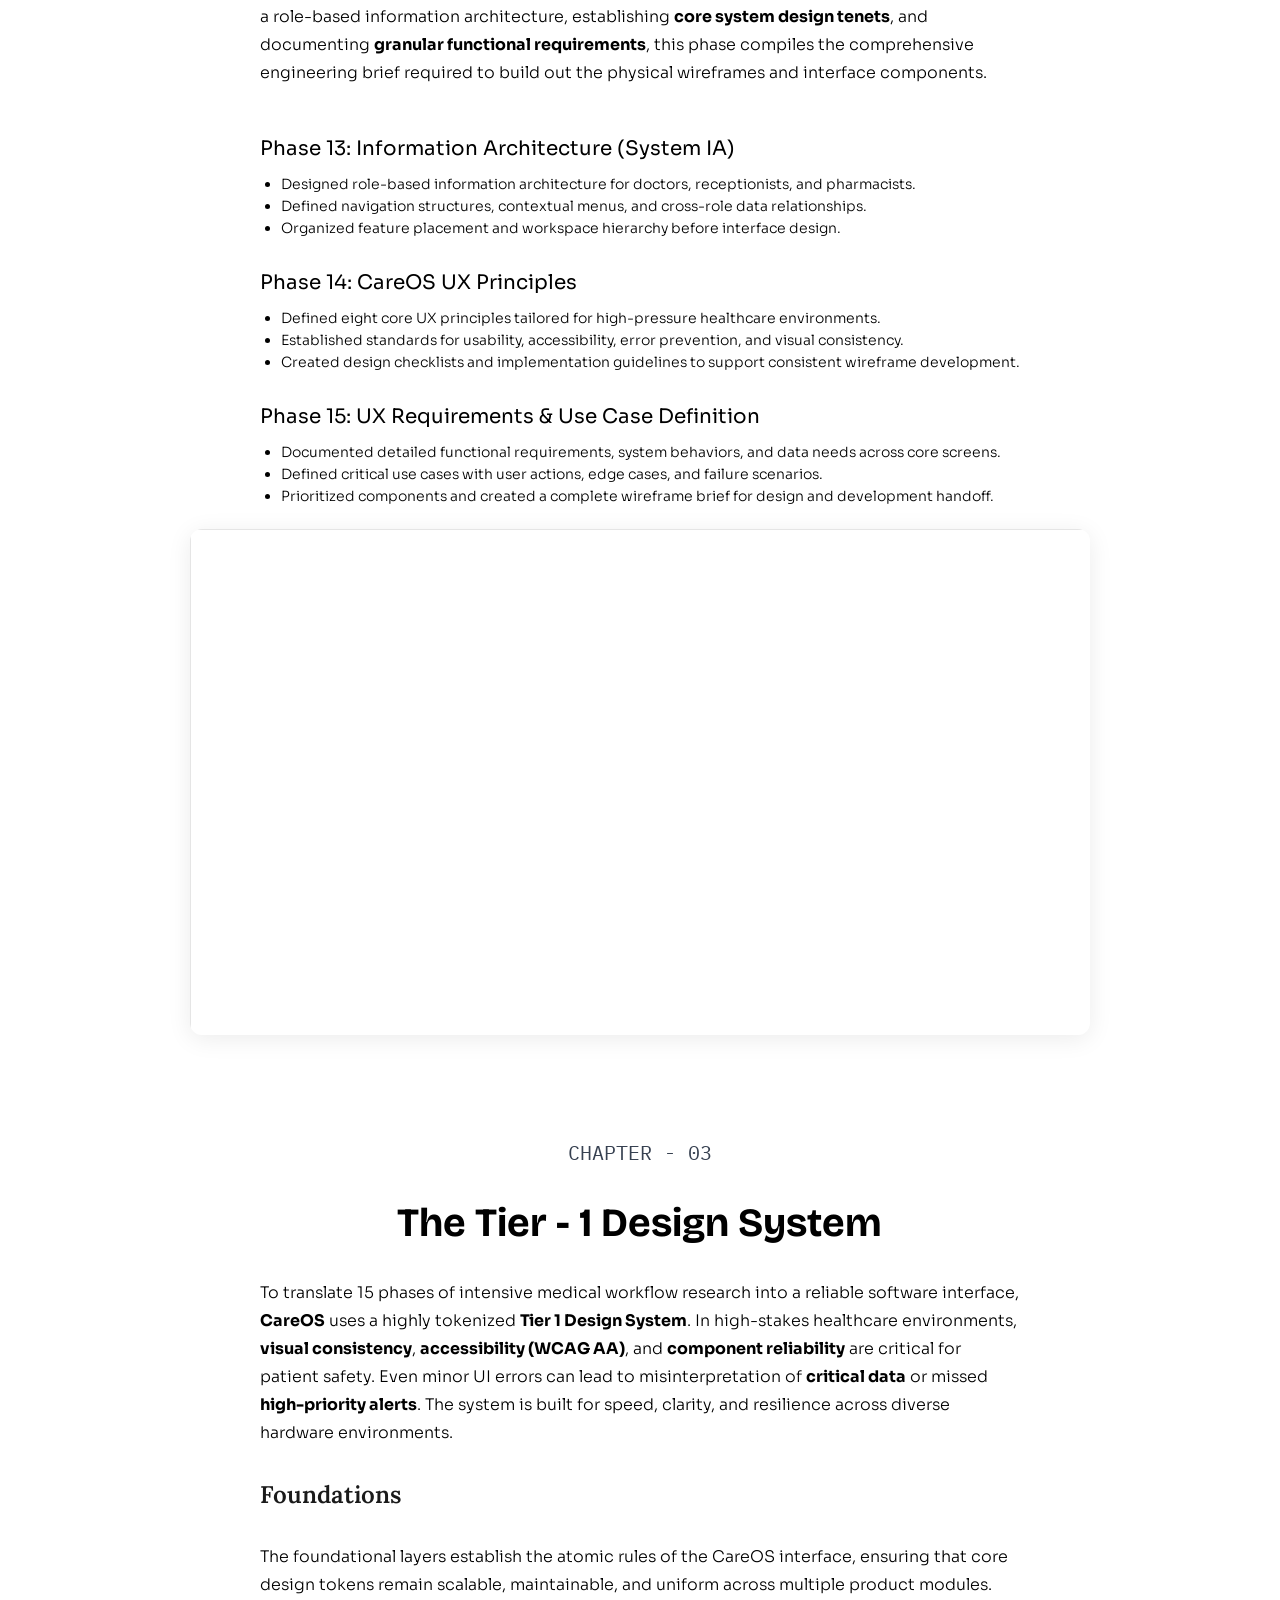
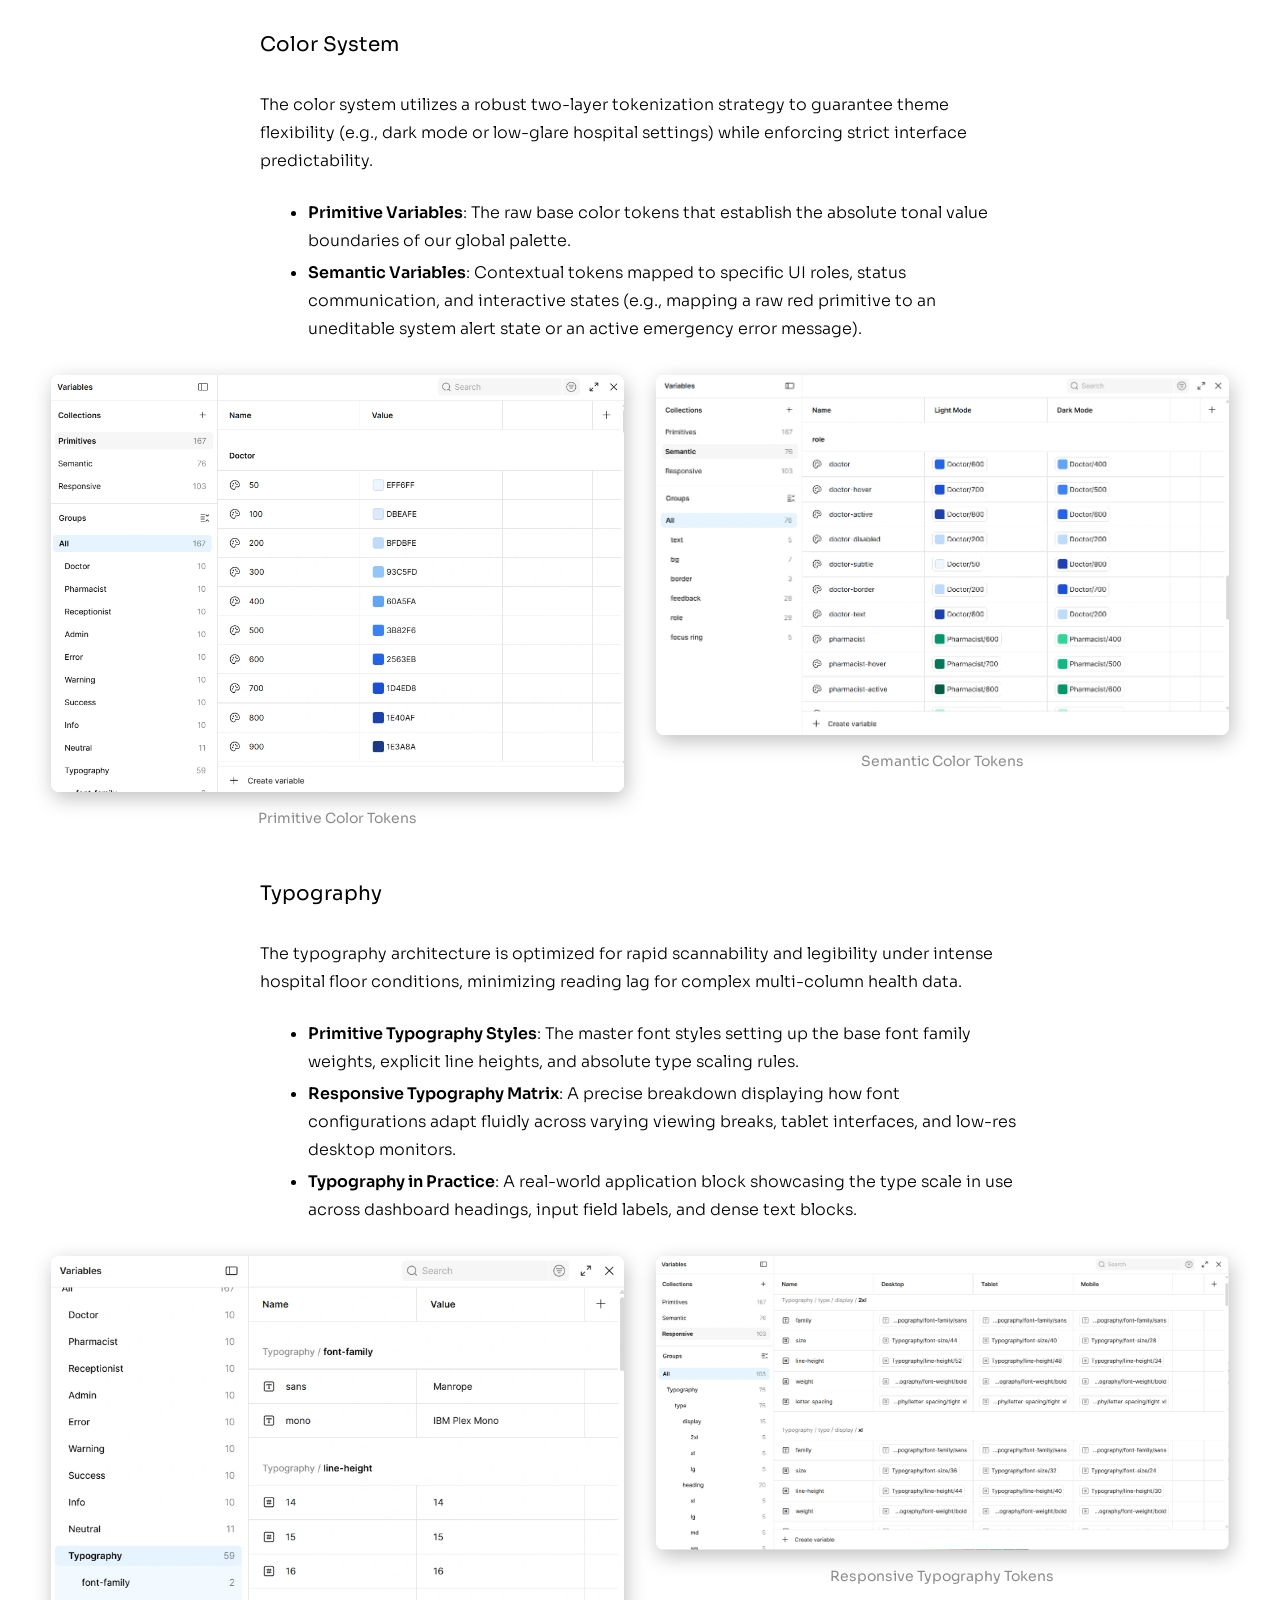
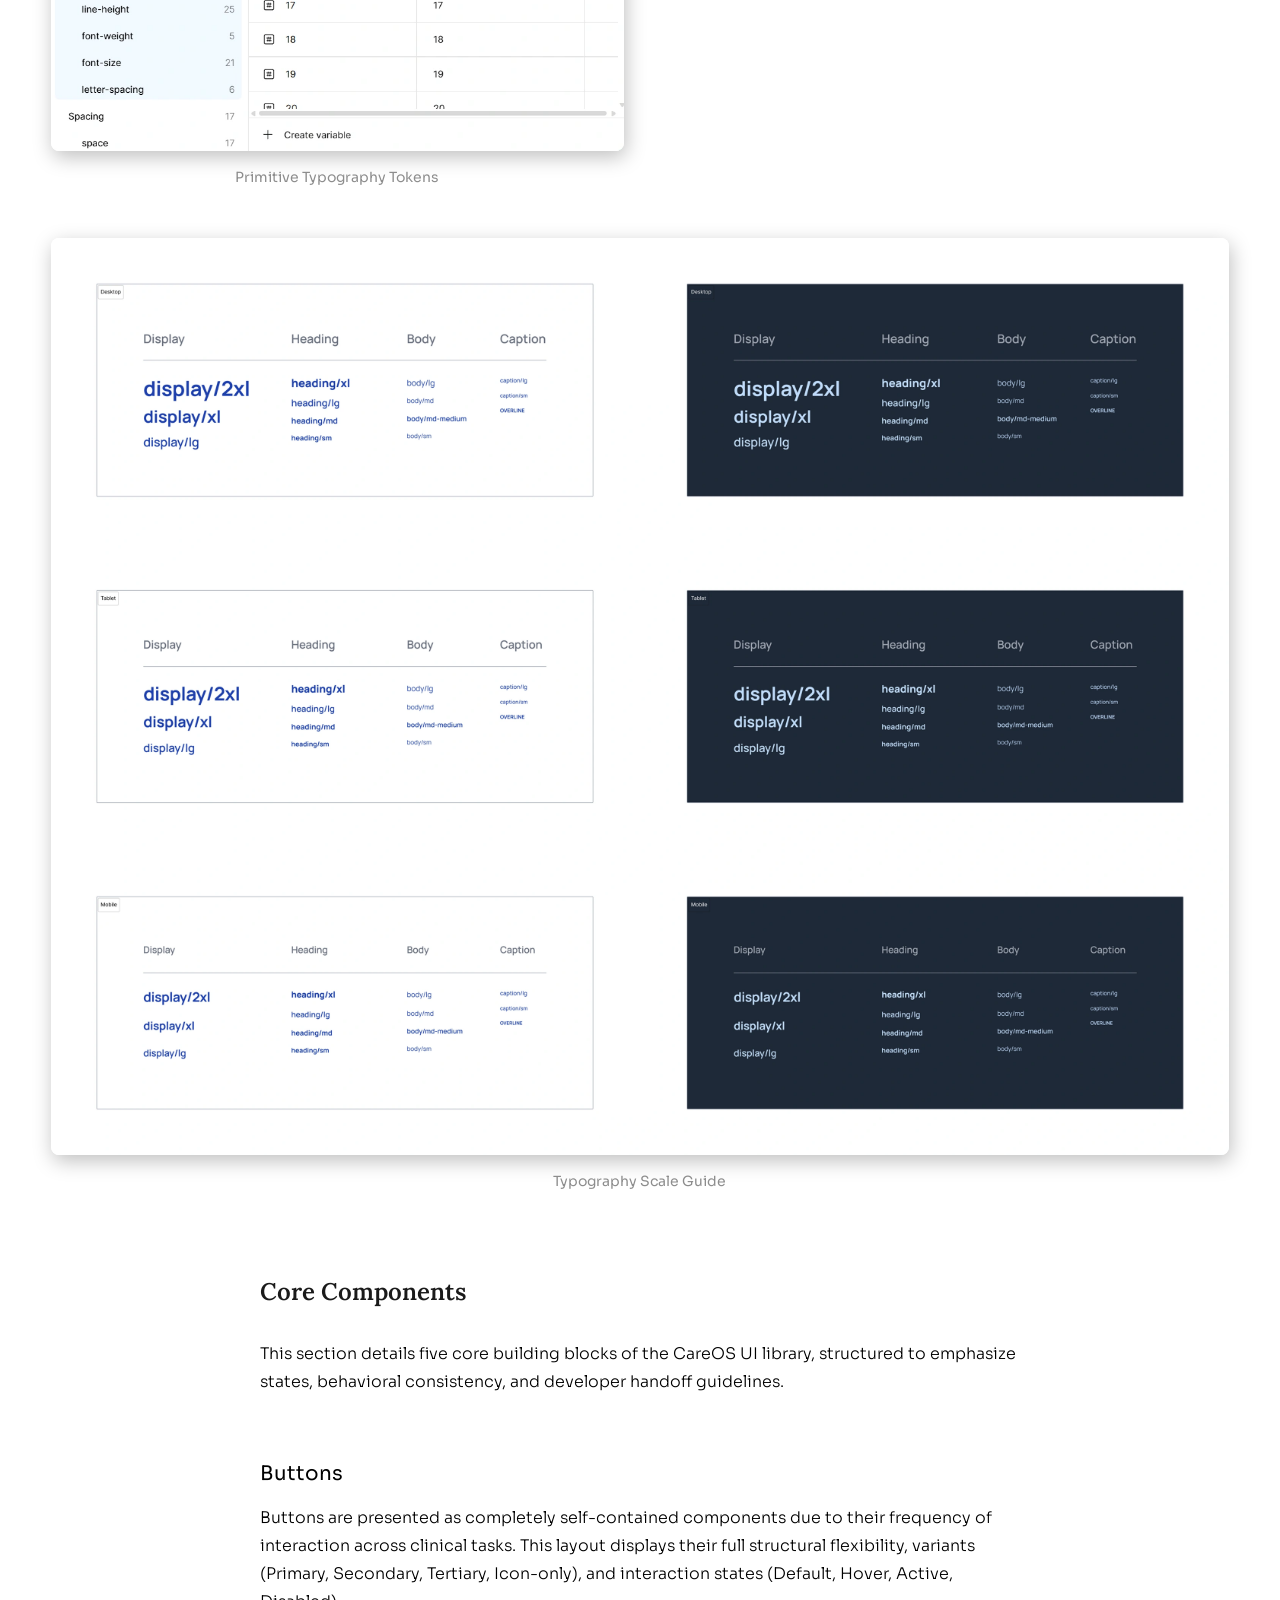
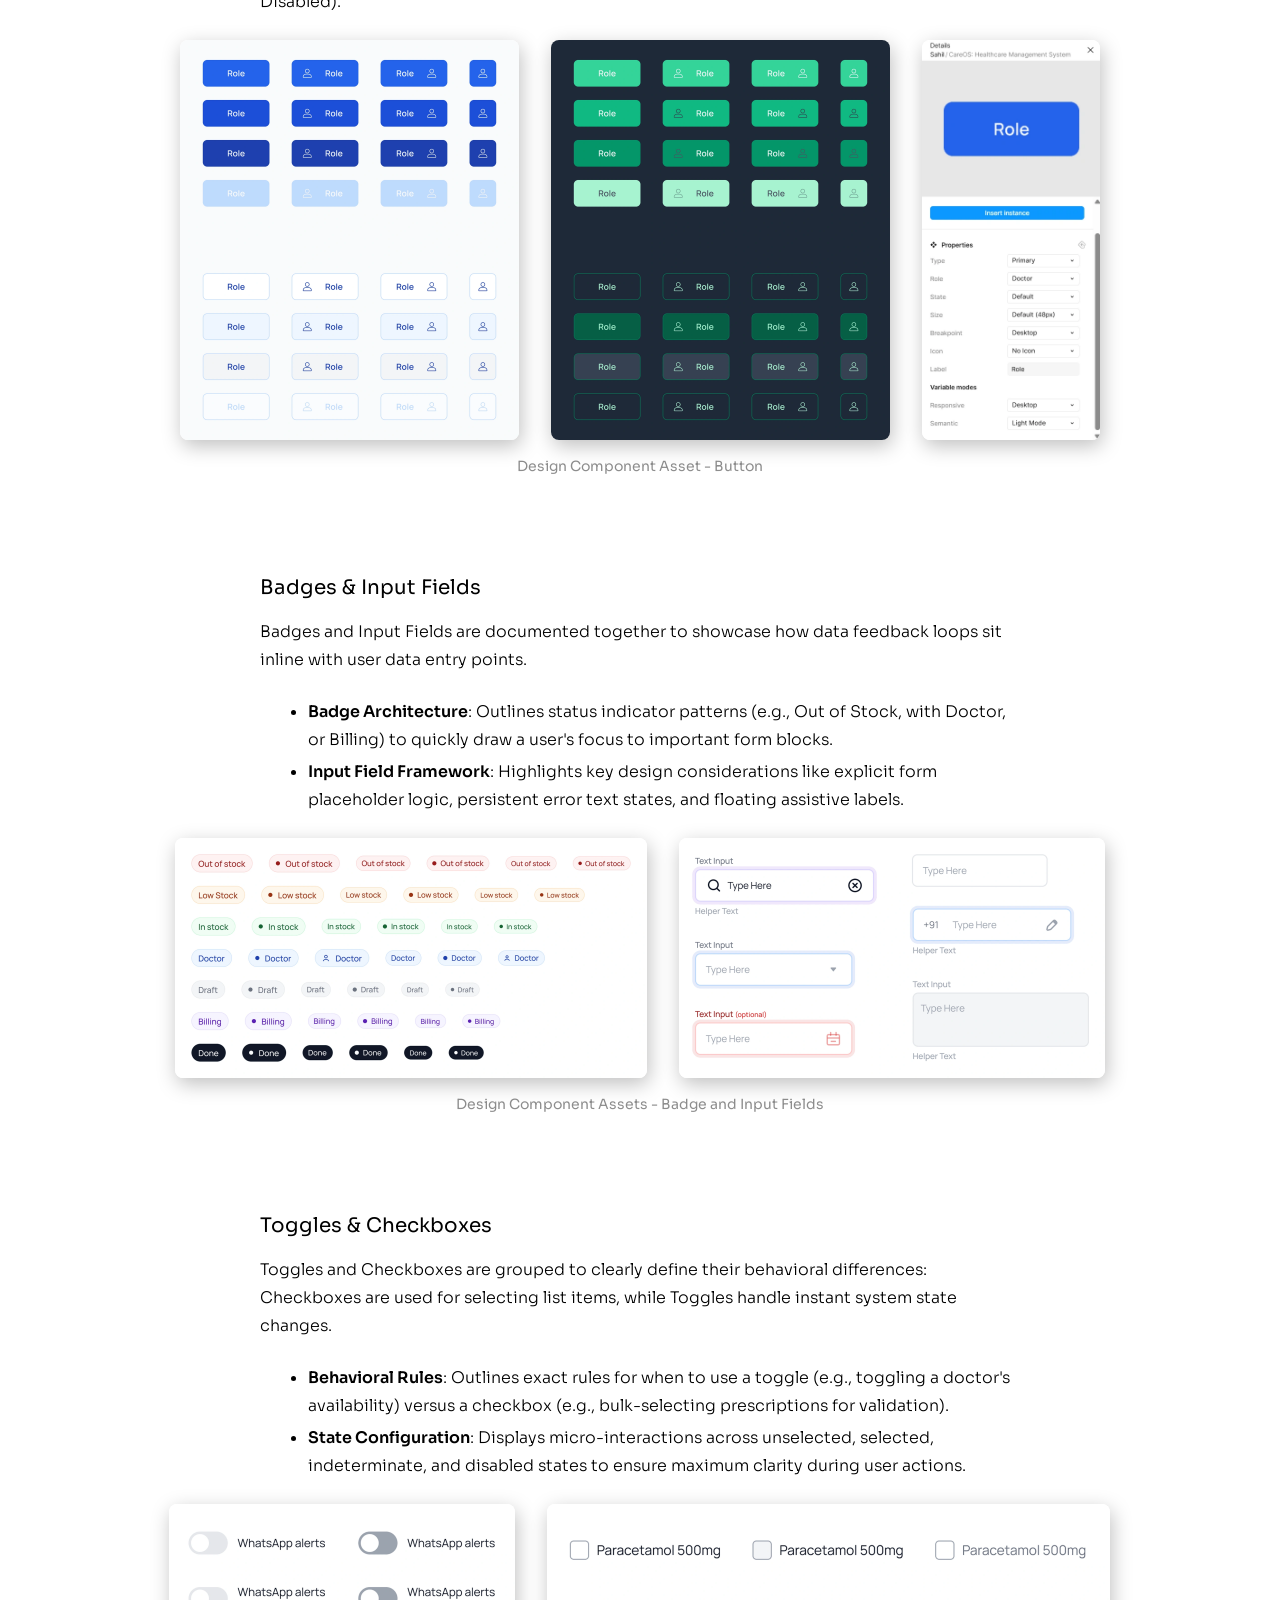
<file: work/CareOS/index.html>
<!DOCTYPE html>
<html lang="en">

<head>
    <meta charset="UTF-8">
    <meta name="viewport" content="width=device-width, initial-scale=1.0">
    <title>CareOS Case Study | Sahil Pradhan</title>
    <link rel="preconnect" href="https://fonts.googleapis.com">
    <link rel="preconnect" href="https://fonts.gstatic.com" crossorigin>
    <link
        href="https://fonts.googleapis.com/css2?family=Bricolage+Grotesque:opsz,wght@12..96,200..800&family=DM+Serif+Display&family=IBM+Plex+Mono&family=Lora:ital,wght@0,400..700;1,400..700&family=Sora:wght@100..800&display=swap"
        rel="stylesheet">
    <link rel="stylesheet" href="style.css">
</head>

<body class="careos-body">

    <!-- Back Button -->
    <a href="../../index.html#projects" class="back-btn" aria-label="Back to Featured Projects">
        <svg viewBox="0 0 24 24" fill="none" stroke="currentColor" stroke-width="2" stroke-linecap="round"
            stroke-linejoin="round" width="20" height="20">
            <line x1="19" y1="12" x2="5" y2="12"></line>
            <polyline points="12 19 5 12 12 5"></polyline>
        </svg>
        <span>Back to Projects</span>
    </a>

    <!-- Page Content -->
    <main class="case-study-content">

        <!-- Hero Section -->
        <header class="cs-header reveal-item">
            <h1 class="cs-title">CareOS - Unifying Healthcare Workflows</h1>
            <p class="cs-subtitle">Intelligent Workflows for Modern Medical Teams</p>
        </header>

        <!-- Hero Image -->
        <section class="cs-section reveal-item">
            <figure class="cs-image-wrapper hero-img">
                <img src="../../assets/work/CareOS/careos-title-image.webp" alt="CareOS Platform Overview">
            </figure>
        </section>

        <!-- ════════════════ OVERVIEW ════════════════ -->
        <section class="cs-section reveal-item">
            <h2 class="cs-heading">Overview</h2>
            <div class="cs-text-block">
                <p>CareOS is a <strong>B2B healthcare SaaS platform</strong> designed to eliminate fragmented workflows
                    across hospitals. It connects receptionists, doctors, and pharmacists within a single ecosystem,
                    enabling <strong>real-time patient data flow</strong> from check-in to consultation and
                    prescription.</p>
                <p>The project focused on designing for <strong>multi-role dependencies</strong> and high-stakes medical
                    environments. To achieve this, I conducted an <strong>extensive 15-phase UX research sprint</strong>
                    and developed a scalable, Tier 1 design system that prioritizes usability, accessibility, and
                    consistency.</p>
                <p>Through workflow analysis, journey mapping, and persona alignment, I translated complex healthcare
                    processes into actionable insights. These findings shaped 20 "How Might We" opportunities and a
                    structured wireframing strategy, resulting in an intuitive and efficient digital experience.</p>
                <ul class="cs-meta-list">
                    <li><strong>Role</strong>: UX Researcher</li>
                    <li><strong>Timeline</strong>: 8 weeks</li>
                    <li><strong>Scope</strong>: 15-Phase End-to-End UX Research, Tier 1 Component Design System</li>
                    <li><strong>Target Users</strong>: Hospital Receptionists, Clinicians/Doctors, and Pharmacists</li>
                    <li><strong>Tools Used</strong>: Figma, FigJam</li>
                </ul>
            </div>
        </section>

        <!-- ════════════════ CHAPTER 01 ════════════════ -->
        <section class="cs-section reveal-item">
            <span class="cs-chapter-label">CHAPTER - 01</span>
            <h2 class="cs-heading">The Starting Point</h2>
            <div class="cs-text-block">
                <p>The primary objective of CareOS was to replace the fragmented, <strong>high-friction legacy
                        systems</strong> used in modern hospitals with a unified digital ecosystem. In healthcare
                    environments, a fraction of a second can alter patient outcomes; yet, the digital tools powering
                    these spaces are notoriously siloed. </p>
                <p>This case study demonstrates how a deep, 15-phase empirical research sprint directly informed the
                    creation of a cross-functional, highly accessible Tier 1 design system built to withstand the
                    chaotic, high-stakes realities of a clinical floor.</p>
            </div>
            <h3 class="tldr-title">The TL;DR Matrix</h3>
            <figure class="cs-image-wrapper reveal-item" style="max-width:760px; margin: 0 auto;">
                <img src="../../assets/work/CareOS/tldr-matrix.webp" alt="The TL;DR Matrix">
            </figure>
        </section>

        <!-- ════════════════ CHAPTER 02 ════════════════ -->
        <section class="cs-section phases-section">
            <span class="cs-chapter-label reveal-item">CHAPTER - 02</span>
            <h2 class="cs-heading reveal-item">The 15-Phase Research Engine</h2>
            <div class="cs-text-block reveal-item">
                <p>The discovery process was structured into a 15-phase research framework to systematically analyze
                    <strong>complex hospital operations</strong>. By breaking workflows into measurable interaction
                    layers, the research ensured that every design decision, component, and user flow was grounded in
                    <strong>real-world operational needs</strong> and validated insights.
                </p>
            </div>

            <div class="center-aligned-phases">

                <!-- ── Milestone I ── -->
                <div class="phase-milestone reveal-item">
                    <h3 class="cs-subheading">Milestone I: System Scoping, Logic &amp; Priorities</h3>
                    <p class="cs-desc-text">This opening milestone establishes the <strong>baseline structural
                            boundaries</strong>, business rules, and <strong>operational constraints</strong> governing
                        the CareOS ecosystem. Before diving into user-facing visuals, this stage maps out the underlying
                        systemic logic, role dependencies, and high-level risk parameters that dictate how patient data
                        dynamically moves across various hospital departments.</p>

                    <div class="phase-list-wrapper">
                        <div class="phase-item">
                            <span class="phase-number">Phase 1: System &amp; Business Understanding</span>
                            <ul class="cs-list">
                                <li>Mapped core system flows and identified critical processes affecting billing and
                                    patient onboarding.</li>
                                <li>Defined UX hypotheses and set speed benchmarks for key clinical tasks.</li>
                                <li>Analyzed dependencies and risks to uncover operational and technical bottlenecks
                                    before workflow design.</li>
                            </ul>
                        </div>
                        <div class="phase-item">
                            <span class="phase-number">Phase 2: Multi-Role Ecosystem Mapping</span>
                            <ul class="cs-list">
                                <li>Mapped interactions between hospital roles to understand how actions impact
                                    downstream workflows.</li>
                                <li>Defined dependency timelines and identified common handoff failures during patient
                                    transfers and shift changes.</li>
                                <li>Established access controls, sync requirements, and key system questions before
                                    starting wireframes.</li>
                            </ul>
                        </div>
                        <div class="phase-item">
                            <span class="phase-number">Phase 3: User Segmentation &amp; Priority Matrix</span>
                            <ul class="cs-list">
                                <li>Evaluated key user roles based on workload, digital skills, and work environment
                                    factors.</li>
                                <li>Prioritized UX needs and created focused user profiles for each hospital role.</li>
                                <li>Assessed speed–accuracy trade-offs and error impacts to guide critical system design
                                    decisions.</li>
                            </ul>
                        </div>
                    </div>
                    <div class="figjam-embed-wrapper reveal-item">
                        <iframe style="border: 1px solid rgba(0, 0, 0, 0.1);"
                            src="https://embed.figma.com/board/iI0BINH1ary9MDkGkFtwGC/CareOS--UX-Research?node-id=249-8392&embed-host=share"
                            allowfullscreen></iframe>
                    </div>
                </div>

                <!-- ── Milestone II ── -->
                <div class="phase-milestone reveal-item">
                    <h3 class="cs-subheading">Milestone II: Contextual Inquiry &amp; Atomic Workflow Mapping</h3>
                    <p class="cs-desc-text">This milestone shifts from <strong>abstract system architecture</strong>
                        into the physical, chaotic reality of the hospital floor. By observing clinical environments,
                        structuring role-specific discovery tools, and breaking down complex user operations into atomic
                        steps, this phase bridges the gap between <strong>software capability</strong> and
                        <strong>high-stress human execution</strong>.
                    </p>

                    <div class="phase-list-wrapper">
                        <div class="phase-item">
                            <span class="phase-number">Phase 4: Simulated Contextual Inquiry: Hospital Reality</span>
                            <ul class="cs-list">
                                <li>Analyzed clinic environments and peak activity periods to identify high-pressure
                                    operational scenarios.</li>
                                <li>Mapped environmental constraints, stress factors, and common workflow interruptions
                                    affecting users.</li>
                                <li>Derived design requirements and safety considerations from observed operational
                                    challenges.</li>
                            </ul>
                        </div>
                        <div class="phase-item">
                            <span class="phase-number">Phase 5: Role-Based Interview Framework</span>
                            <ul class="cs-list">
                                <li>Established structured interview methods to ensure consistent and unbiased staff
                                    research.</li>
                                <li>Created role-specific interview guides for clinicians, administrators, and
                                    pharmacists.</li>
                                <li>Used roleplay scenarios to uncover user needs, pain points, and existing workflow
                                    workarounds.</li>
                            </ul>
                        </div>
                        <div class="phase-item">
                            <span class="phase-number">Phase 6: Critical Workflow Decomposition</span>
                            <ul class="cs-list">
                                <li>Documented five core clinical workflows, including registration, prescriptions,
                                    pharmacy operations, billing, and inpatient admissions.</li>
                                <li>Broke each workflow into detailed, trackable steps to understand end-to-end
                                    processes.</li>
                                <li>Identified cross-functional bottlenecks and information gaps, creating a foundation
                                    for data architecture and persona development.</li>
                            </ul>
                        </div>
                    </div>
                    <div class="figjam-embed-wrapper reveal-item">
                        <iframe style="border: 1px solid rgba(0, 0, 0, 0.1);"
                            src="https://embed.figma.com/board/iI0BINH1ary9MDkGkFtwGC/CareOS--UX-Research?node-id=251-10107&embed-host=share"
                            allowfullscreen></iframe>
                    </div>
                </div>

                <!-- ── Milestone III ── -->
                <div class="phase-milestone reveal-item">
                    <h3 class="cs-subheading">Milestone III: Landscape Analysis, System Failures &amp; Data Architecture
                    </h3>
                    <p class="cs-desc-text">This milestone examines systemic vulnerabilities, market alternatives, and
                        underlying data behaviors. By building explicit frameworks to <strong>handle software
                            failures</strong>, analyzing the localized healthcare market, and defining real-time data
                        sync rules, this phase establishes the <strong>structural guardrails</strong> needed to keep a
                        clinical SaaS platform reliable, secure, and compliant.</p>

                    <div class="phase-list-wrapper">
                        <div class="phase-item">
                            <span class="phase-number">Phase 7: Failure &amp; Edge Case Mapping</span>
                            <ul class="cs-list">
                                <li>Identified system vulnerabilities and common human errors through a comprehensive
                                    failure analysis.</li>
                                <li>Designed offline workflows and recovery processes to prevent data loss during
                                    connectivity issues.</li>
                                <li>Evaluated critical edge cases and defined resilience principles for reliable system
                                    performance.</li>
                            </ul>
                        </div>
                        <div class="phase-item">
                            <span class="phase-number">Phase 8: Competitive &amp; Substitute Analysis: India
                                Context</span>
                            <ul class="cs-list">
                                <li>Analyzed Indian healthcare systems and traditional paper-based workflows to
                                    understand current market practices.</li>
                                <li>Built competitor comparison and feature analysis to identify strengths, gaps, and
                                    usability issues.</li>
                                <li>Defined CareOS positioning and insights to improve over existing digital and manual
                                    systems.</li>
                            </ul>
                        </div>
                        <div class="phase-item">
                            <span class="phase-number">Phase 9: Data &amp; Real-Time System Thinking</span>
                            <ul class="cs-list">
                                <li>Defined latency limits to ensure fast real-time data sync across hospital roles.
                                </li>
                                <li>Set data ownership rules and access controls for secure clinical information flow.
                                </li>
                                <li>Designed streaming, caching, and sync systems to optimize performance and
                                    reliability across devices.</li>
                            </ul>
                        </div>
                    </div>
                    <div class="figjam-embed-wrapper reveal-item">
                        <iframe style="border: 1px solid rgba(0, 0, 0, 0.1);"
                            src="https://embed.figma.com/board/iI0BINH1ary9MDkGkFtwGC/CareOS--UX-Research?node-id=251-10108&embed-host=share"
                            allowfullscreen></iframe>
                    </div>
                </div>

                <!-- ── Milestone IV ── -->
                <div class="phase-milestone reveal-item">
                    <h3 class="cs-subheading">Milestone IV: Human-Centered Modeling &amp; Interconnected Journey Mapping
                    </h3>
                    <p class="cs-desc-text">This milestone translates systemic data flows and workflow rules into clear,
                        empathetic human-centered blueprints. By modeling distinct <strong>clinical user
                            personas</strong> and mapping an expansive, <strong>cross-functional patient
                            journey</strong> from entry to exit, this phase aligns technical platform logic with the
                        day-to-day human experiences of hospital staff and patients.</p>

                    <div class="phase-list-wrapper">
                        <div class="phase-item">
                            <span class="phase-number">Phase 10: Operational Personas</span>
                            <ul class="cs-list">
                                <li>Created four key personas—Doctor, Pharmacist, Receptionist, and Admin—to represent
                                    core system users.</li>
                                <li>Mapped each persona's goals, challenges, work environment, and technology needs.
                                </li>
                                <li>Used behavioral insights to define personalized workflows and workspace
                                    requirements.</li>
                            </ul>
                        </div>
                        <div class="phase-item">
                            <span class="phase-number">Phase 11: End-to-End Journey Map: Patient Entry → Exit</span>
                            <ul class="cs-list">
                                <li>Created a unified patient journey map covering all interactions from registration to
                                    discharge and pharmacy fulfillment.</li>
                                <li>Analyzed existing workflows to identify delays, data gaps, and user friction points.
                                </li>
                                <li>Mapped automation opportunities and time-saving improvements to enhance operational
                                    efficiency and user experience.</li>
                            </ul>
                        </div>
                    </div>
                    <div class="figjam-embed-wrapper reveal-item">
                        <iframe style="border: 1px solid rgba(0, 0, 0, 0.1);"
                            src="https://embed.figma.com/board/iI0BINH1ary9MDkGkFtwGC/CareOS--UX-Research?node-id=251-10109&embed-host=share"
                            allowfullscreen></iframe>
                    </div>
                </div>

                <!-- ── Milestone V ── -->
                <div class="phase-milestone reveal-item">
                    <h3 class="cs-subheading">Milestone V: Opportunity Frameworks &amp; Ideation Synthesis</h3>
                    <p class="cs-desc-text">This milestone serves as the analytical bridge transforming thousands of raw
                        qualitative data points, observations, and journey logs into an actionable,
                        <strong>priority-driven design strategy</strong>. By systematically categorizing clinical paint
                        points, <strong>framing opportunity spaces</strong>, and enforcing strict scoping boundaries,
                        this phase refines chaotic medical realities into precise problem definitions before a single
                        wireframe is sketched.
                    </p>

                    <div class="phase-list-wrapper">
                        <div class="phase-item">
                            <span class="phase-number">Phase 12: Problem Synthesis &amp; Opportunity Framing</span>
                            <div class="cs-text-block" style="margin-top:8px;">
                                <p>Phase 12 begins with a <strong>Research Insights Matrix</strong> that consolidates
                                    findings from previous research into a structured framework. Insights related to
                                    workflow friction, stress management, real-time data dependencies, and system
                                    failures are mapped to specific user roles, environments, and severity levels,
                                    ensuring that design decisions are grounded in validated user needs and operational
                                    challenges.</p>
                                <p>The phase then introduces a <strong>20-statement How Might We (HMW) Bank</strong>,
                                    which transforms key research findings into actionable opportunity areas. These
                                    statements are grouped into four categories: Patient Experience, Billing &amp;
                                    Administration, Clinical Workflow, and System Integrity, providing a clear
                                    foundation for solution ideation and feature development.</p>
                                <p>To prioritize opportunities effectively, an <strong>Opportunity Sizing
                                        Matrix</strong> evaluates each HMW statement based on engineering effort,
                                    clinical value, operational urgency, and organizational impact. This prioritization
                                    is reinforced by a <strong>"We Will NOT" scope definition</strong>, which
                                    establishes clear boundaries by excluding high-complexity or low-priority features
                                    from the initial product release.</p>
                                <p>Finally, the prioritized opportunities are organized into <strong>Opportunity
                                        Clusters</strong>, connecting research insights directly to future product
                                    features and workflows. This synthesis creates a data-driven feature roadmap for
                                    CareOS, guiding subsequent wireframing, requirements definition, and use-case
                                    development with a focused and scalable product vision.</p>
                            </div>
                        </div>
                    </div>
                    <div class="figjam-embed-wrapper reveal-item">
                        <iframe style="border: 1px solid rgba(0, 0, 0, 0.1);"
                            src="https://embed.figma.com/board/iI0BINH1ary9MDkGkFtwGC/CareOS--UX-Research?node-id=251-10110&embed-host=share"
                            allowfullscreen></iframe>
                    </div>
                </div>

                <!-- ── Milestone VI ── -->
                <div class="phase-milestone reveal-item">
                    <h3 class="cs-subheading">Milestone VI: Product Blueprint &amp; The Wireframe Brief</h3>
                    <p class="cs-desc-text">This final milestone of the research engine solidifies all prior qualitative
                        insights, workflow breakdowns, and <strong>opportunity spaces</strong> into a highly structured
                        structural blueprint. By defining a role-based information architecture, establishing
                        <strong>core system design tenets</strong>, and documenting <strong>granular functional
                            requirements</strong>, this phase compiles the comprehensive engineering brief required to
                        build out the physical wireframes and interface components.
                    </p>

                    <div class="phase-list-wrapper">
                        <div class="phase-item">
                            <span class="phase-number">Phase 13: Information Architecture (System IA)</span>
                            <ul class="cs-list">
                                <li>Designed role-based information architecture for doctors, receptionists, and
                                    pharmacists.</li>
                                <li>Defined navigation structures, contextual menus, and cross-role data relationships.
                                </li>
                                <li>Organized feature placement and workspace hierarchy before interface design.</li>
                            </ul>
                        </div>
                        <div class="phase-item">
                            <span class="phase-number">Phase 14: CareOS UX Principles</span>
                            <ul class="cs-list">
                                <li>Defined eight core UX principles tailored for high-pressure healthcare environments.
                                </li>
                                <li>Established standards for usability, accessibility, error prevention, and visual
                                    consistency.</li>
                                <li>Created design checklists and implementation guidelines to support consistent
                                    wireframe development.</li>
                            </ul>
                        </div>
                        <div class="phase-item">
                            <span class="phase-number">Phase 15: UX Requirements &amp; Use Case Definition</span>
                            <ul class="cs-list">
                                <li>Documented detailed functional requirements, system behaviors, and data needs across
                                    core screens.</li>
                                <li>Defined critical use cases with user actions, edge cases, and failure scenarios.
                                </li>
                                <li>Prioritized components and created a complete wireframe brief for design and
                                    development handoff.</li>
                            </ul>
                        </div>
                    </div>
                    <div class="figjam-embed-wrapper reveal-item">
                        <iframe style="border: 1px solid rgba(0, 0, 0, 0.1);"
                            src="https://embed.figma.com/board/iI0BINH1ary9MDkGkFtwGC/CareOS--UX-Research?node-id=251-10111&embed-host=share"
                            allowfullscreen></iframe>
                    </div>
                </div>

            </div>
        </section>

        <!-- ════════════════ CHAPTER 03 ════════════════ -->
        <section class="cs-section reveal-item">
            <span class="cs-chapter-label">CHAPTER - 03</span>
            <h2 class="cs-heading">The Tier - 1 Design System</h2>
            <div class="cs-text-block">
                <p>To translate 15 phases of intensive medical workflow research into a reliable software interface,
                    <strong>CareOS</strong> uses a highly tokenized <strong>Tier 1 Design System</strong>. In
                    high-stakes healthcare environments, <strong>visual consistency</strong>, <strong>accessibility
                        (WCAG AA)</strong>, and <strong>component reliability</strong> are critical for patient safety.
                    Even minor UI errors can lead to misinterpretation of <strong>critical data</strong> or missed
                    <strong>high-priority alerts</strong>. The system is built for speed, clarity, and resilience across
                    diverse hardware environments.
                </p>
            </div>

            <!-- Foundations -->
            <h3 class="cs-subheading">Foundations</h3>
            <div class="cs-text-block">
                <p>The foundational layers establish the atomic rules of the CareOS interface, ensuring that core design
                    tokens remain scalable, maintainable, and uniform across multiple product modules.</p>
            </div>

            <!-- Color System -->
            <h4 class="subsection-title">Color System</h4>
            <div class="cs-text-block">
                <p>The color system utilizes a robust two-layer tokenization strategy to guarantee theme flexibility
                    (e.g., dark mode or low-glare hospital settings) while enforcing strict interface predictability.
                </p>
                <ul class="component-desc-list" style="margin-top: 8px;">
                    <li><strong>Primitive Variables</strong>: The raw base color tokens that establish the absolute
                        tonal value boundaries of our global palette.</li>
                    <li><strong>Semantic Variables</strong>: Contextual tokens mapped to specific UI roles, status
                        communication, and interactive states (e.g., mapping a raw red primitive to an uneditable system
                        alert state or an active emergency error message).</li>
                </ul>
            </div>

            <div class="cs-grid two-cols" style="margin-bottom: 16px;">
                <figure class="cs-grid-item reveal-item">
                    <img src="../../assets/work/CareOS/primitive-color-tokens.webp" alt="Primitive Color Tokens">
                    <figcaption>Primitive Color Tokens</figcaption>
                </figure>
                <figure class="cs-grid-item reveal-item">
                    <img src="../../assets/work/CareOS/semantic-color-tokens.webp" alt="Semantic Color Tokens">
                    <figcaption>Semantic Color Tokens</figcaption>
                </figure>
            </div>

            <!-- Typography -->
            <h4 class="subsection-title">Typography</h4>
            <div class="cs-text-block">
                <p>The typography architecture is optimized for rapid scannability and legibility under intense hospital
                    floor conditions, minimizing reading lag for complex multi-column health data.</p>
                <ul class="component-desc-list" style="margin-top: 8px;">
                    <li><strong>Primitive Typography Styles</strong>: The master font styles setting up the base font
                        family weights, explicit line heights, and absolute type scaling rules.</li>
                    <li><strong>Responsive Typography Matrix</strong>: A precise breakdown displaying how font
                        configurations adapt fluidly across varying viewing breaks, tablet interfaces, and low-res
                        desktop monitors.</li>
                    <li><strong>Typography in Practice</strong>: A real-world application block showcasing the type
                        scale in use across dashboard headings, input field labels, and dense text blocks.</li>
                </ul>
            </div>

            <div class="cs-grid two-cols" style="margin-bottom: 16px;">
                <figure class="cs-grid-item reveal-item">
                    <img src="../../assets/work/CareOS/primitive-typography-tokens.webp"
                        alt="Primitive Typography Tokens">
                    <figcaption>Primitive Typography Tokens</figcaption>
                </figure>
                <figure class="cs-grid-item reveal-item">
                    <img src="../../assets/work/CareOS/responsive-typography-tokens.webp"
                        alt="Responsive Typography Tokens">
                    <figcaption>Responsive Typography Tokens</figcaption>
                </figure>
            </div>

            <div class="cs-grid" style="margin-bottom: 48px;">
                <figure class="cs-grid-item reveal-item">
                    <img src="../../assets/work/CareOS/typography-scale-guide.webp" alt="Typography Scale Guide">
                    <figcaption>Typography Scale Guide</figcaption>
                </figure>
            </div>

            <!-- Core Components -->
            <h3 class="cs-subheading">Core Components</h3>
            <div class="cs-text-block">
                <p>This section details five core building blocks of the CareOS UI library, structured to emphasize
                    states, behavioral consistency, and developer handoff guidelines.</p>
            </div>

            <!-- Buttons -->
            <div class="component-section" style="margin-top: 32px;">
                <h4 class="component-title">Buttons</h4>
                <div class="cs-text-block">
                    <p>Buttons are presented as completely self-contained components due to their frequency of
                        interaction across clinical tasks. This layout displays their full structural flexibility,
                        variants (Primary, Secondary, Tertiary, Icon-only), and interaction states (Default, Hover,
                        Active, Disabled).</p>
                </div>
                <div class="button-components-container button-section-buttons" style="margin-top: 24px;">
                    <figure class="cs-grid-item reveal-item">
                        <img src="../../assets/work/CareOS/design-component-asset-button-1.webp"
                            alt="Button Variants 1">
                    </figure>
                    <figure class="cs-grid-item reveal-item">
                        <img src="../../assets/work/CareOS/design-component-asset-button-2.webp"
                            alt="Button Variants 2">
                    </figure>
                    <figure class="cs-grid-item reveal-item">
                        <img src="../../assets/work/CareOS/design-component-asset-button-3.webp"
                            alt="Button Variants 3">
                    </figure>
                </div>
                <p style="text-align:center; font-size:14px; color:#8d8d8d; font-weight:400; margin-top: 12px;">Design
                    Component Asset - Button</p>
            </div>

            <!-- Badges & Input Fields -->
            <div class="component-section" style="margin-top: 48px;">
                <h4 class="component-title">Badges &amp; Input Fields</h4>
                <div class="cs-text-block">
                    <p>Badges and Input Fields are documented together to showcase how data feedback loops sit inline
                        with user data entry points.</p>
                    <ul class="component-desc-list" style="margin-top: 8px;">
                        <li><strong>Badge Architecture</strong>: Outlines status indicator patterns (e.g., Out of Stock,
                            with Doctor, or Billing) to quickly draw a user's focus to important form blocks.</li>
                        <li><strong>Input Field Framework</strong>: Highlights key design considerations like explicit
                            form placeholder logic, persistent error text states, and floating assistive labels.</li>
                    </ul>
                </div>
                <div class="button-components-container button-section-badges" style="margin-top: 24px;">
                    <figure class="cs-grid-item reveal-item">
                        <img src="../../assets/work/CareOS/design-component-asset-badge.webp" alt="Badges">
                    </figure>
                    <figure class="cs-grid-item reveal-item">
                        <img src="../../assets/work/CareOS/design-component-asset-input-fields.webp" alt="Input Fields">
                    </figure>
                </div>
                <p style="text-align:center; font-size:14px; color:#8d8d8d; font-weight:400; margin-top: 12px;">Design
                    Component Assets - Badge and Input Fields</p>
            </div>

            <!-- Toggles & Checkboxes -->
            <div class="component-section" style="margin-top: 48px;">
                <h4 class="component-title">Toggles &amp; Checkboxes</h4>
                <div class="cs-text-block">
                    <p>Toggles and Checkboxes are grouped to clearly define their behavioral differences: Checkboxes are
                        used for selecting list items, while Toggles handle instant system state changes.</p>
                    <ul class="component-desc-list" style="margin-top: 8px;">
                        <li><strong>Behavioral Rules</strong>: Outlines exact rules for when to use a toggle (e.g.,
                            toggling a doctor's availability) versus a checkbox (e.g., bulk-selecting prescriptions for
                            validation).</li>
                        <li><strong>State Configuration</strong>: Displays micro-interactions across unselected,
                            selected, indeterminate, and disabled states to ensure maximum clarity during user actions.
                        </li>
                    </ul>
                </div>
                <div class="button-components-container button-section-toggles" style="margin-top: 24px;">
                    <figure class="cs-grid-item reveal-item">
                        <img src="../../assets/work/CareOS/design-component-asset-toggles.webp" alt="Toggles">
                    </figure>
                    <figure class="cs-grid-item reveal-item">
                        <img src="../../assets/work/CareOS/design-component-asset-checkboxes.webp" alt="Checkboxes">
                    </figure>
                </div>
                <p style="text-align:center; font-size:14px; color:#8d8d8d; font-weight:400; margin-top: 12px;">Design
                    Component Assets - Toggles and Checkboxes</p>
            </div>
        </section>

        <!-- ════════════════ CHAPTER 04 ════════════════ -->
        <section class="cs-section reveal-item">
            <span class="cs-chapter-label">CHAPTER - 04</span>
            <h2 class="cs-heading">Strategic Reflection &amp; Future Scope</h2>

            <div class="cs-text-block" style="margin-top: 16px;">
                <p>Building a <strong>B2B healthcare ecosystem</strong> requires <strong>cross-functional
                        collaboration</strong>, <strong>engineering resources</strong>, and <strong>significant time
                        investment</strong>. To maintain focus and quality, I established a clear scope boundary for
                    this phase of CareOS.</p>
                <p>The project was intentionally paused after completing the <strong>Tier 1 Design System</strong>,
                    creating a rock-solid, tokenized foundation. This ensures future interface development can be
                    executed seamlessly, efficiently, and with structural consistency.</p>
            </div>

            <h3 class="cs-subheading" style="margin-top: 40px;">Honest Limitations &amp; Ground Realities</h3>
            <div class="cs-text-block">
                <p>Design maturity is rooted in self-awareness. While this project dives incredibly deep into clinical
                    systems logic, it is important to acknowledge its current boundaries:</p>
                <ul class="component-desc-list" style="margin-top: 16px;">
                    <li style="margin-bottom: 8px;"><strong>Simulated vs. Live Research</strong>: Due to the
                        high-security protocols and compliance barriers of medical facilities, this framework relies on
                        simulated contextual inquiries and secondary operational modeling rather than live, on-site
                        hospital floor testing and direct clinical user interviews.</li>
                    <li style="margin-bottom: 8px;"><strong>The Prototyping Gap</strong>: The actual end-to-end
                        interface software has not been implemented yet. Executing a platform of this magnitude is a
                        team sport, and attempting to design hundreds of specialized medical screens single-handedly
                        without engineering collaboration would dilute the quality of the system.</li>
                    <li><strong>Embracing the Imperfection</strong>: Because of these missing real-world feedback loops,
                        certain workflows may feel unorganized or purely theoretical at this stage. I accept these gaps
                        as an honest reflection of a solo conceptual sprint.</li>
                </ul>
            </div>

            <h3 class="cs-subheading" style="margin-top: 40px;">The Vision Behind the Hustle</h3>
            <div class="cs-text-block">
                <p>"Systems thinking isn't just about drawing boxes; it's about having the grit to map out the entire
                    forest before you even start planting a single tree."</p>
                <p><strong>CareOS</strong> is a reflection of my <strong>passion for product design</strong> and
                    <strong>curiosity for solving complex problems</strong>. By independently tackling a 15-phase UX
                    research framework and building a scalable, role-based component library from the ground up, I
                    focused not only on creating intuitive interfaces but also on understanding how <strong>complex
                        systems</strong>, <strong>data workflows</strong>, and <strong>systematic design
                        foundations</strong> can work together to solve large-scale real-world healthcare challenges.
                </p>
            </div>
        </section>

        <!-- ════════════════ CTA BUTTON ════════════════ -->
        <div class="cs-cta-wrapper reveal-item" style="text-align: center; margin-top: 40px; padding-bottom: 60px;">
            <div class="figma-btn-wrapper">
                <div class="figma-btn-shadow"></div>
                <a href="https://www.figma.com/board/iI0BINH1ary9MDkGkFtwGC/CareOS--UX-Research?node-id=0-1&t=nlgFgWlPNQgSsKkX-1"
                    target="_blank" class="figma-btn-custom">
                    <span>View Complete Research</span>
                    <svg xmlns="http://www.w3.org/2000/svg" viewBox="0 0 40 60" width="16" height="24">
                        <!-- Top Left: Red Semi-circle -->
                        <path d="M10 0a10 10 0 0 0 0 20h10V0H10z" fill="#F24E1E" />
                        <!-- Top Right: Orange Circle -->
                        <path d="M30 20a10 10 0 1 0 0-20H20v20h10z" fill="#FF7262" />
                        <!-- Middle Left: Purple Semi-circle -->
                        <path d="M10 20a10 10 0 0 0 0 20h10V20H10z" fill="#A259FF" />
                        <!-- Center: Blue Circle -->
                        <path d="M30 40a10 10 0 1 0-10-10v10h10z" fill="#1ABC9C" />
                        <!-- Bottom Left: Green Teardrop / Pin shape -->
                        <path d="M10 40a10 10 0 0 0 0 20 10 10 0 0 0 10-10V40H10z" fill="#0ACF83" />
                    </svg>
                </a>
            </div>
        </div>

    </main>

    <script src="script.js"></script>
</body>

</html>
</file>
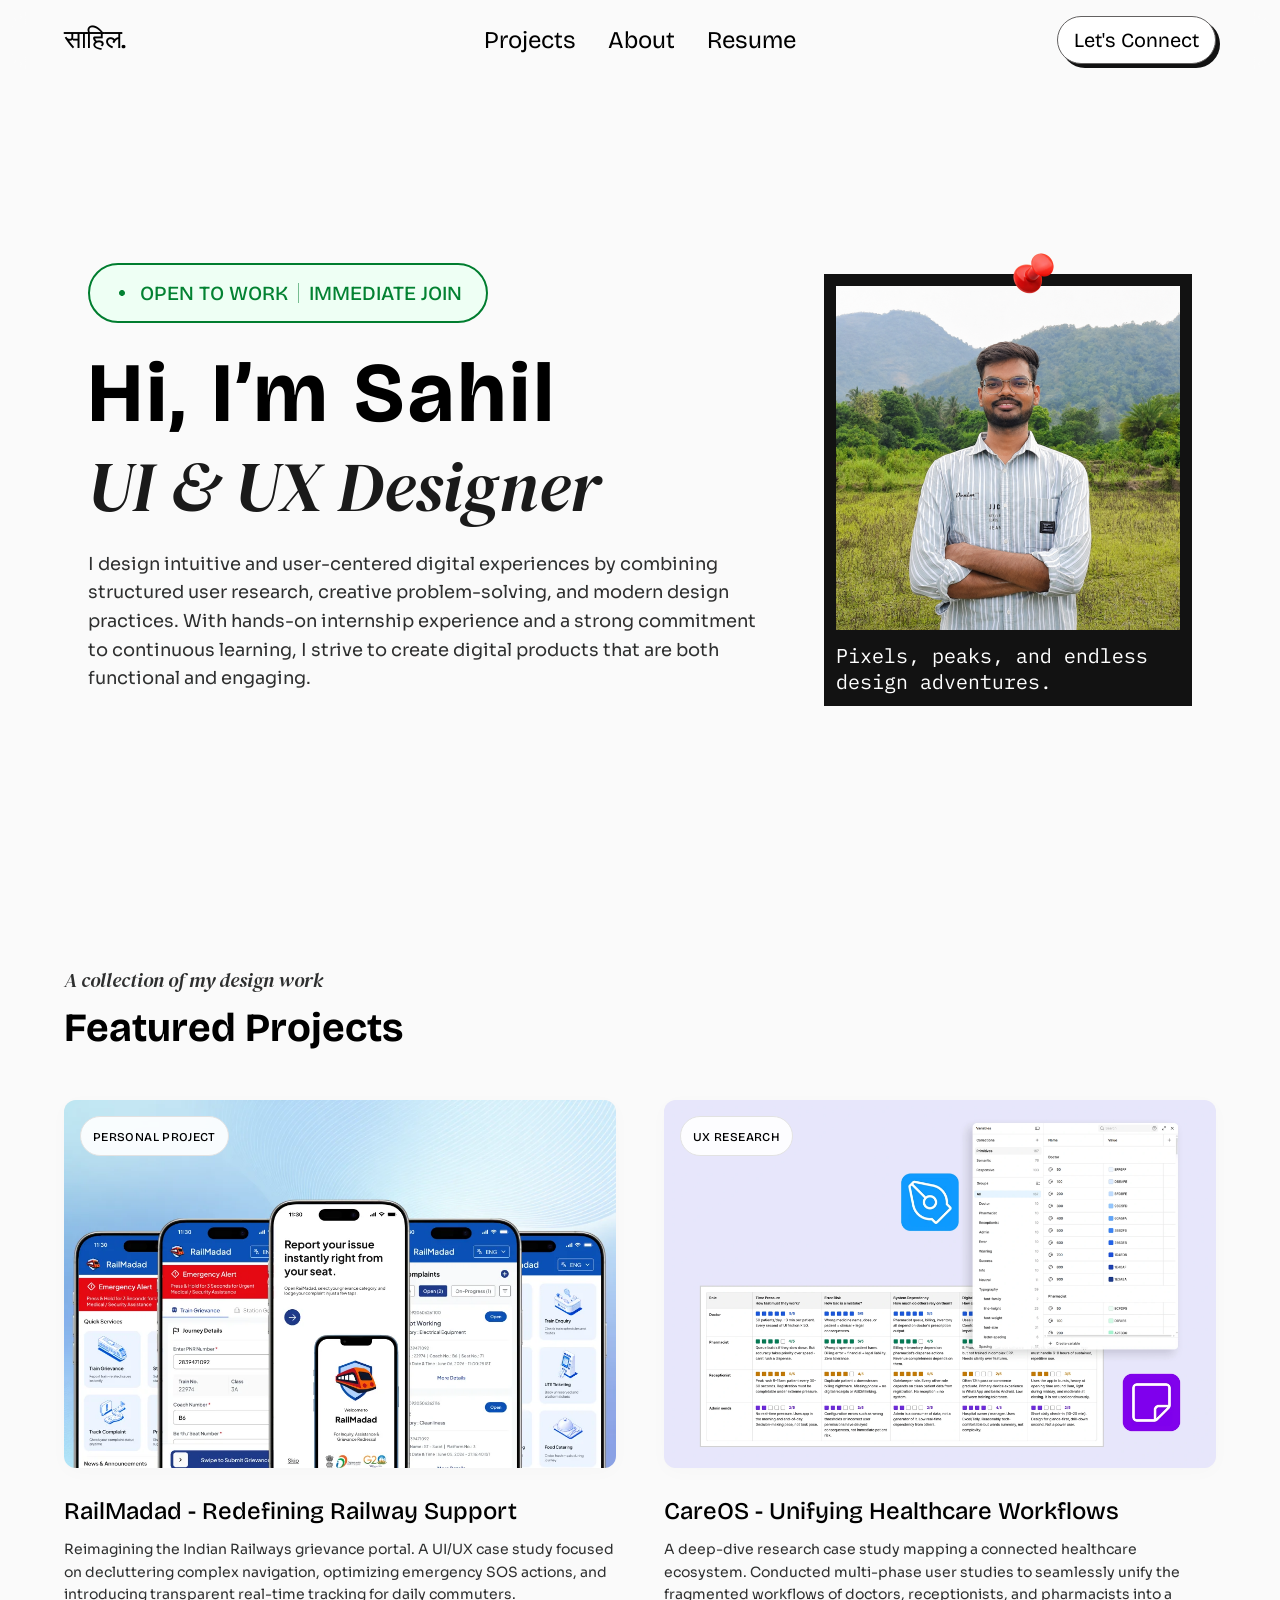
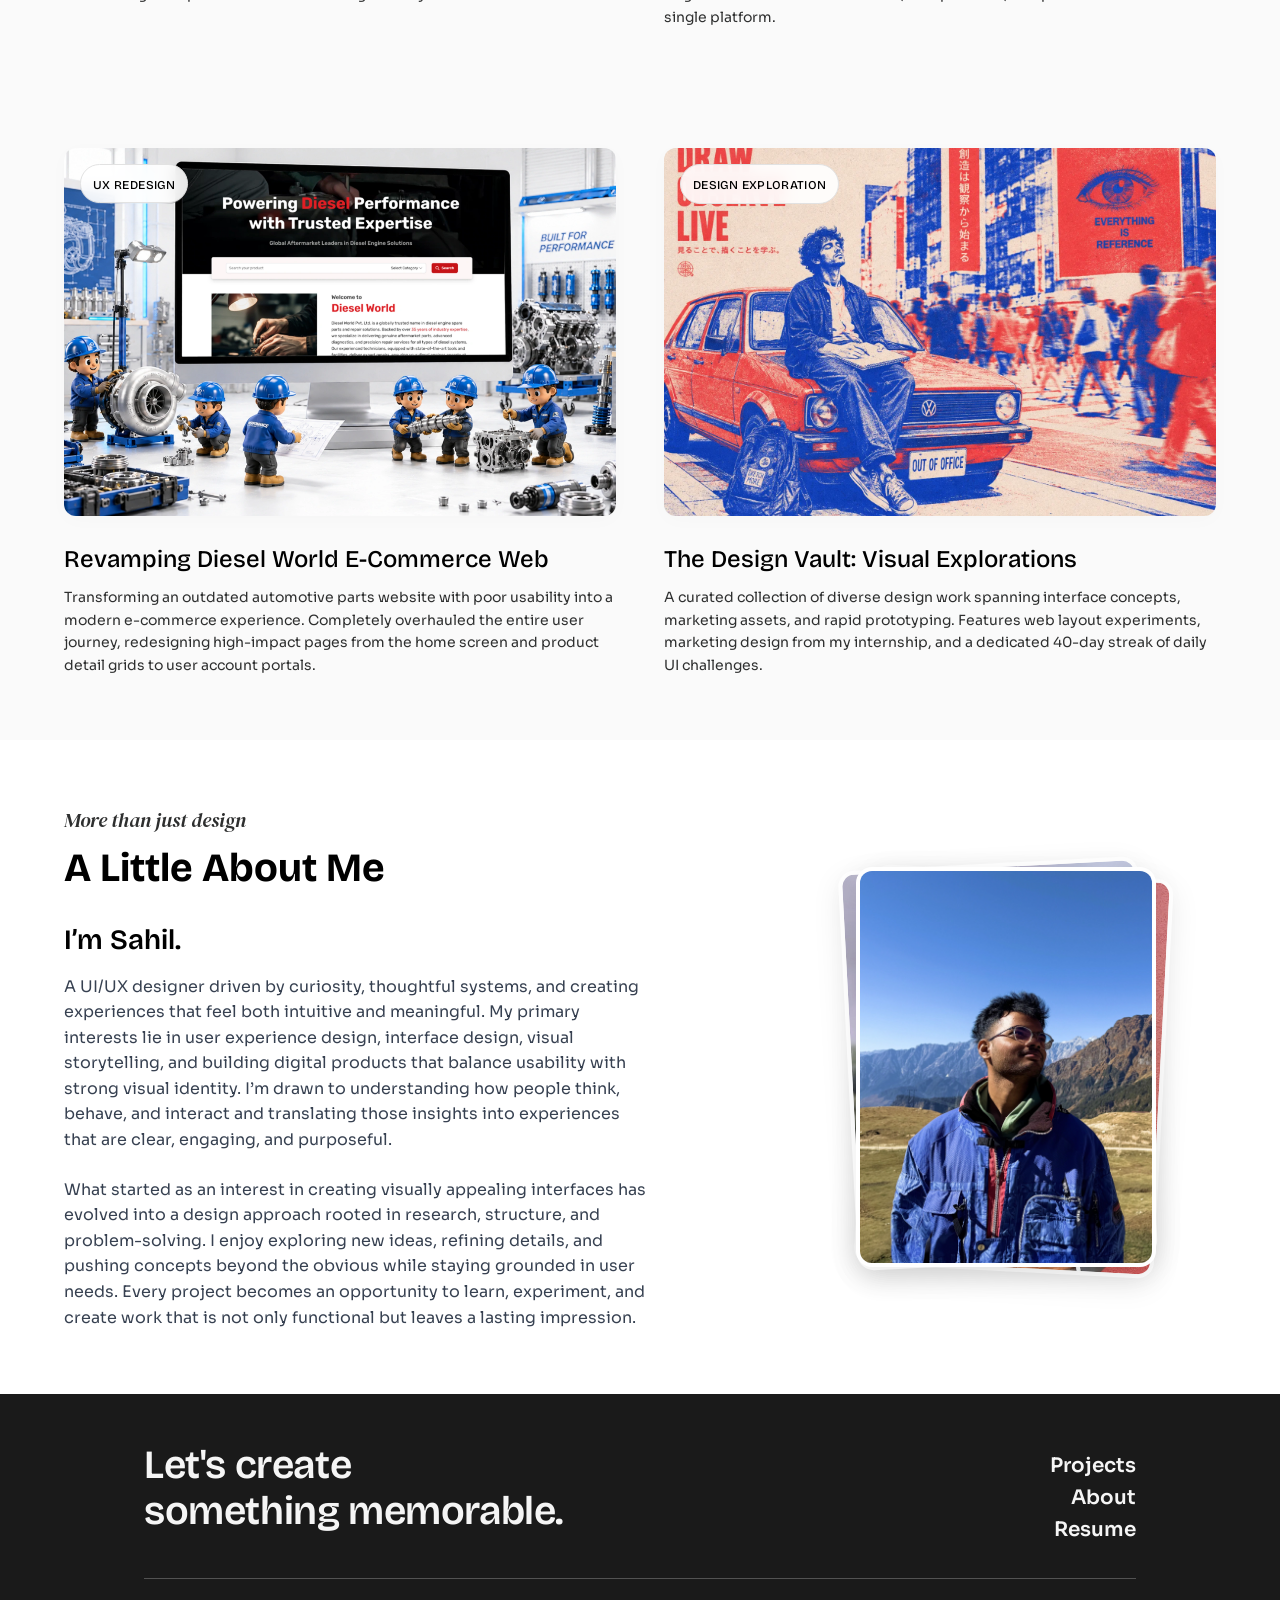
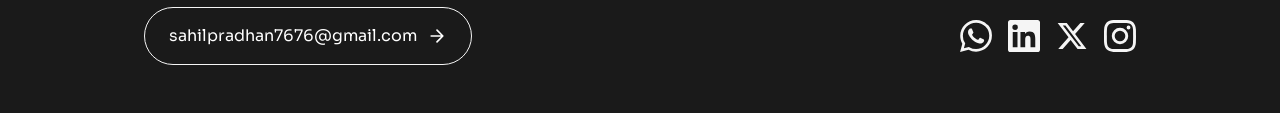
<file: work/DesignVault/index.html>
<!DOCTYPE html>
<html lang="en">
<head>
    <meta charset="UTF-8">
    <meta name="viewport" content="width=device-width, initial-scale=1.0">
    <title>Design Vault | Sahil Pradhan</title>
    <link rel="preconnect" href="https://fonts.googleapis.com">
    <link rel="preconnect" href="https://fonts.gstatic.com" crossorigin>
    <link
        href="https://fonts.googleapis.com/css2?family=Bricolage+Grotesque:opsz,wght@12..96,200..800&family=Sora:wght@100..800&display=swap"
        rel="stylesheet">
    <!-- Design Vault shell page — individual project pages will be added here -->
</head>
<body>
    <!-- Redirect to portfolio modal trigger -->
    <script>
        window.location.href = '../../index.html#projects';
    </script>
</body>
</html>
</file>
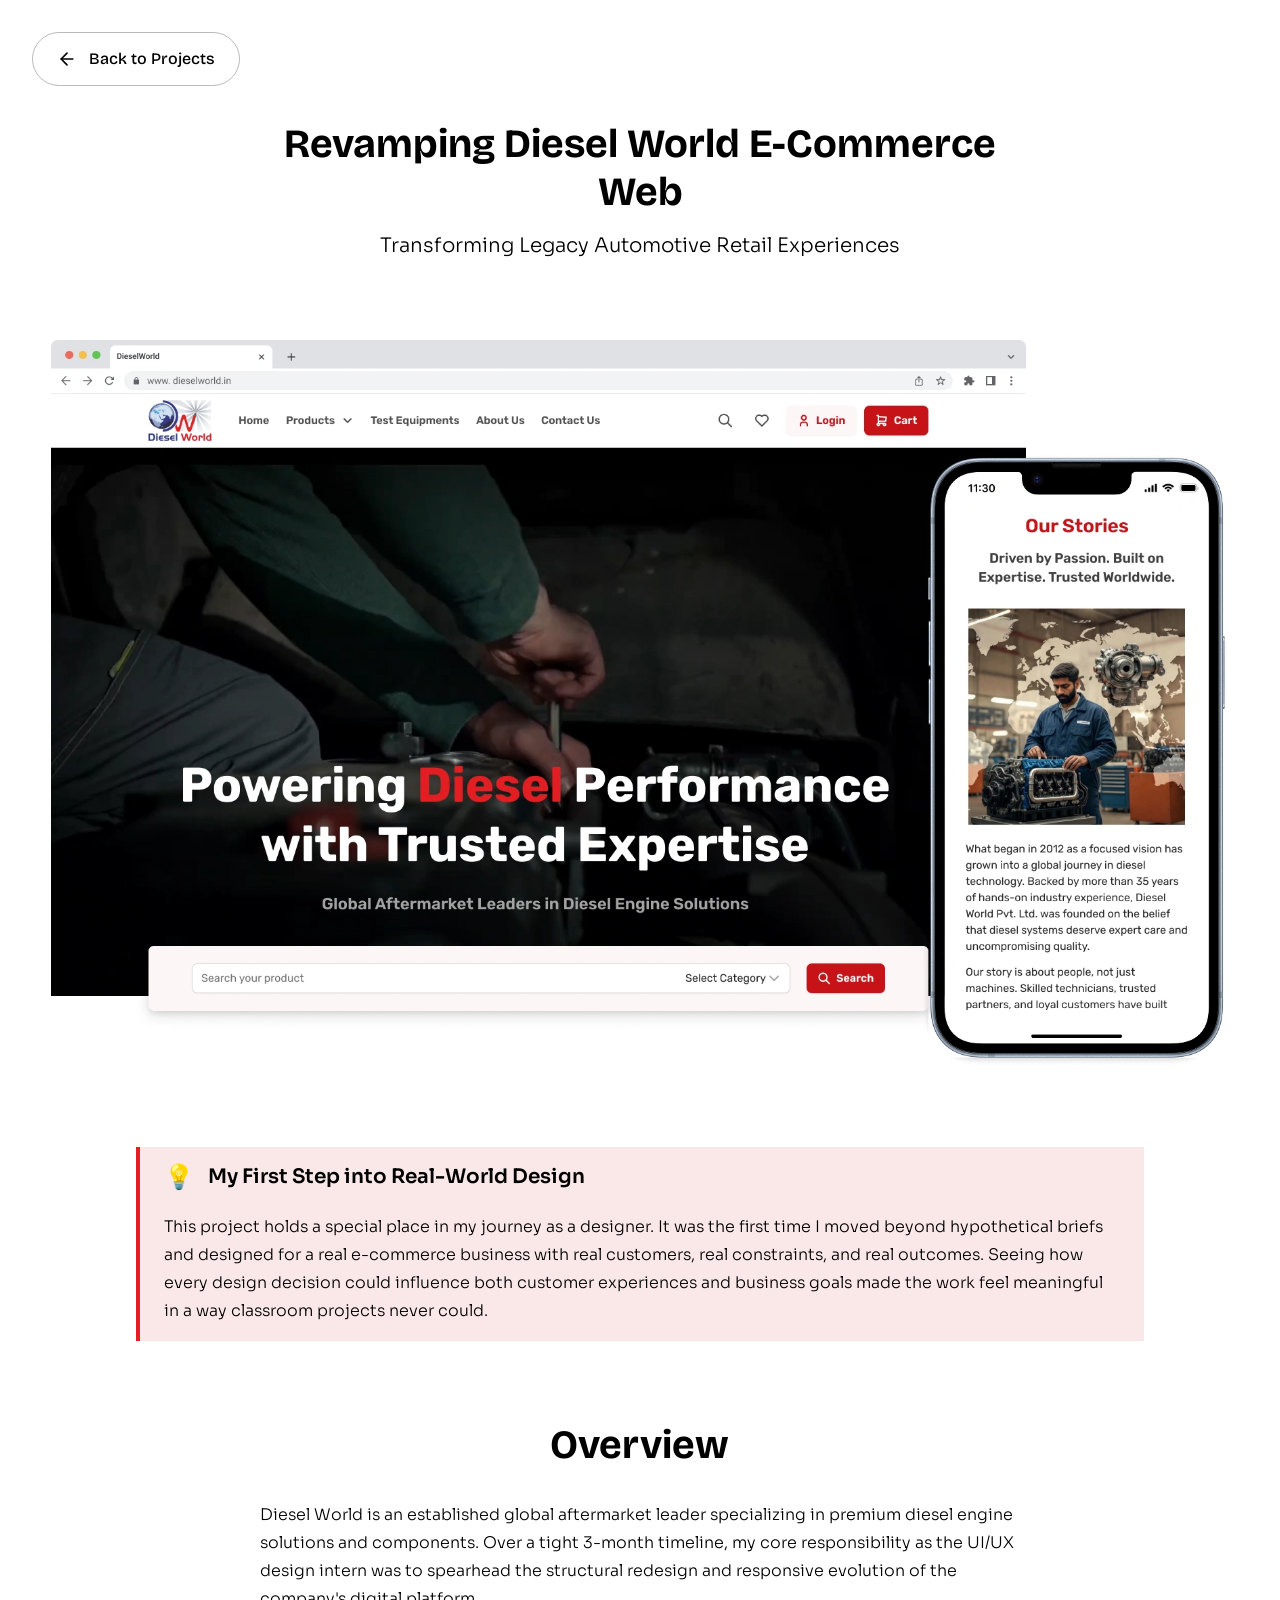
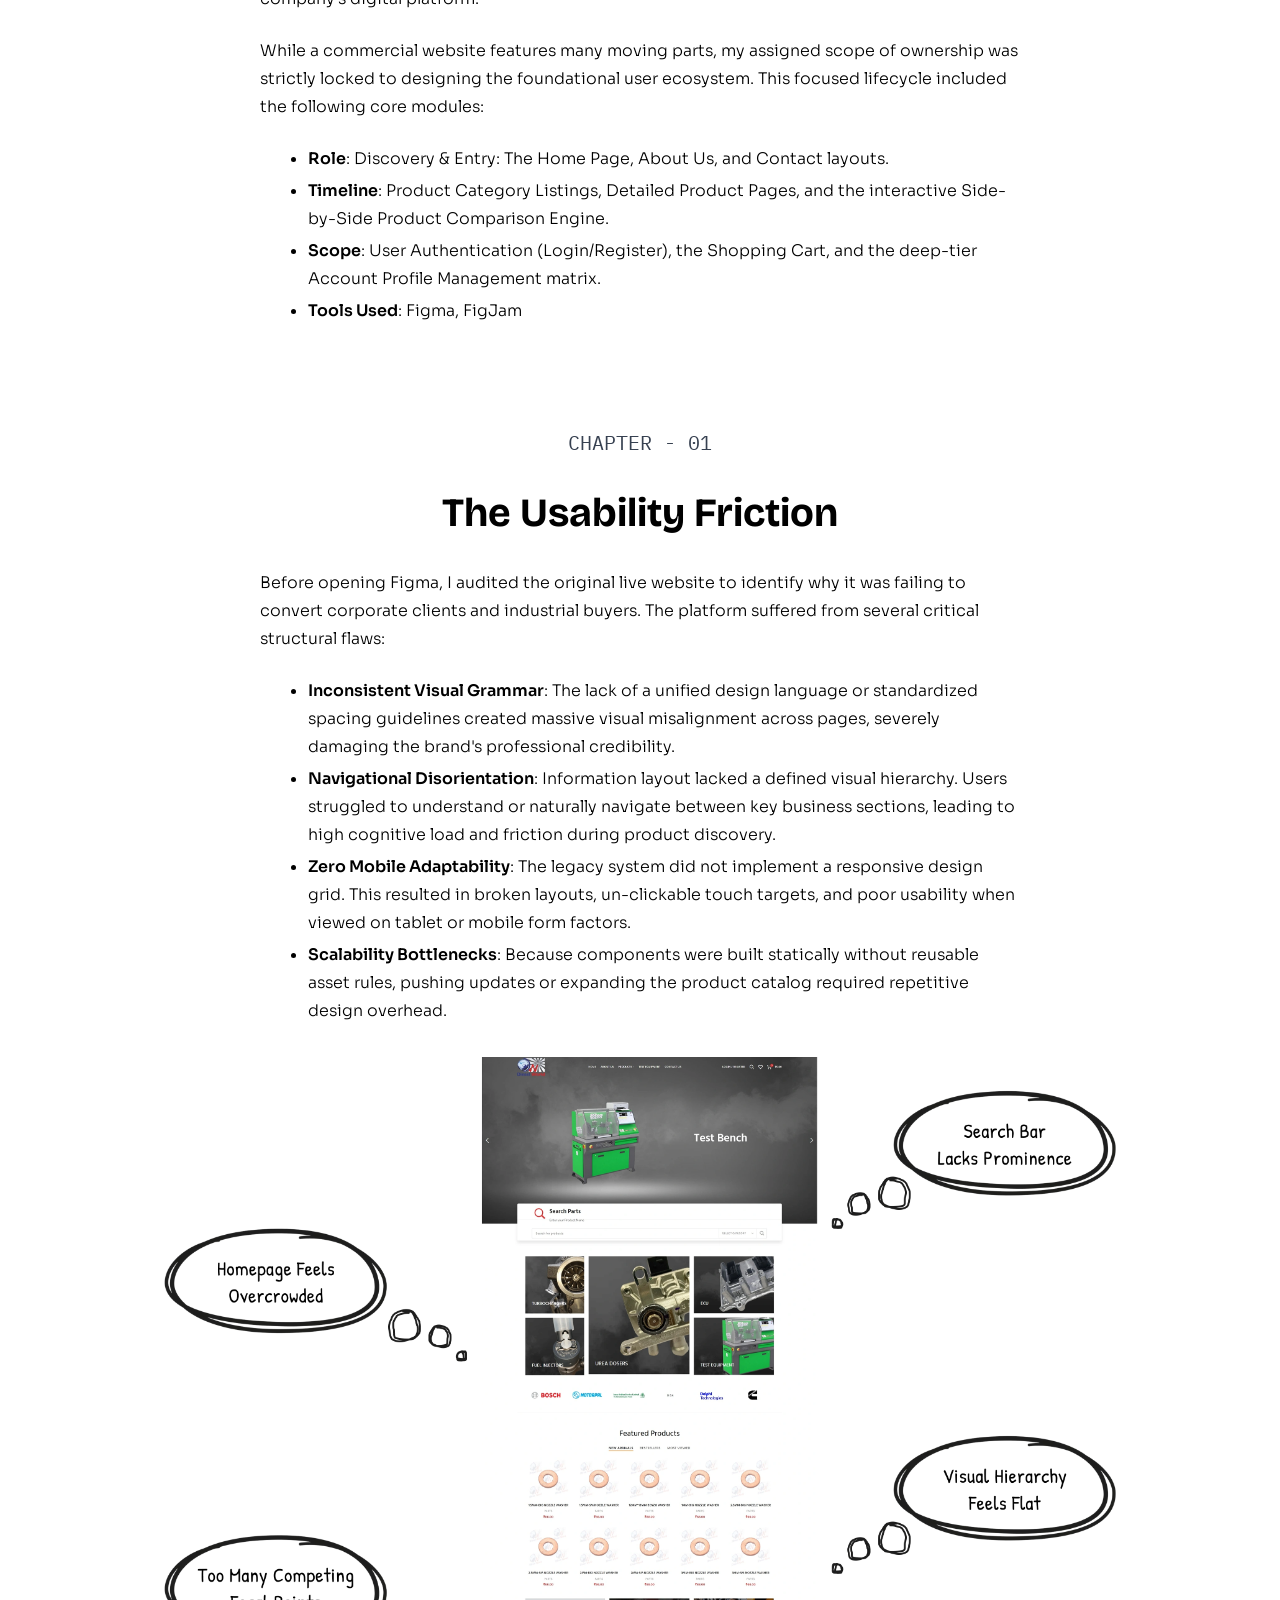
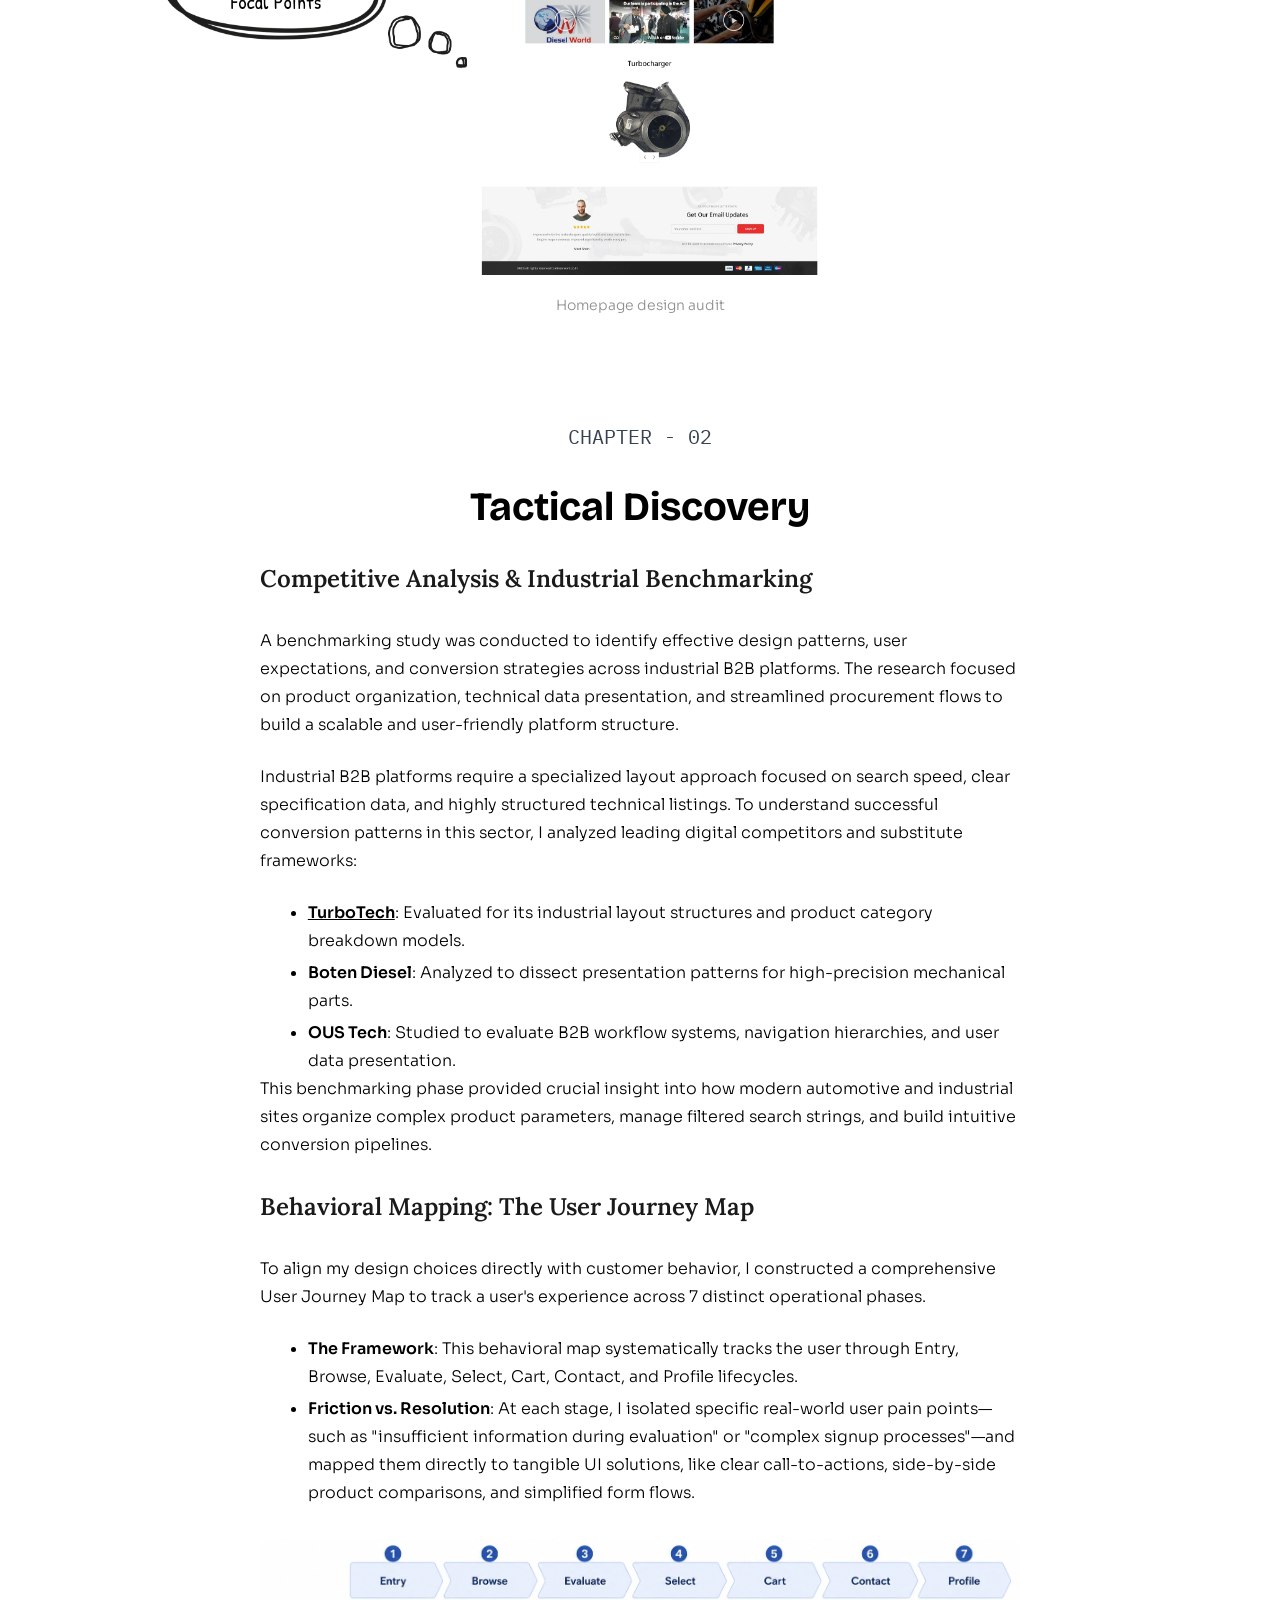
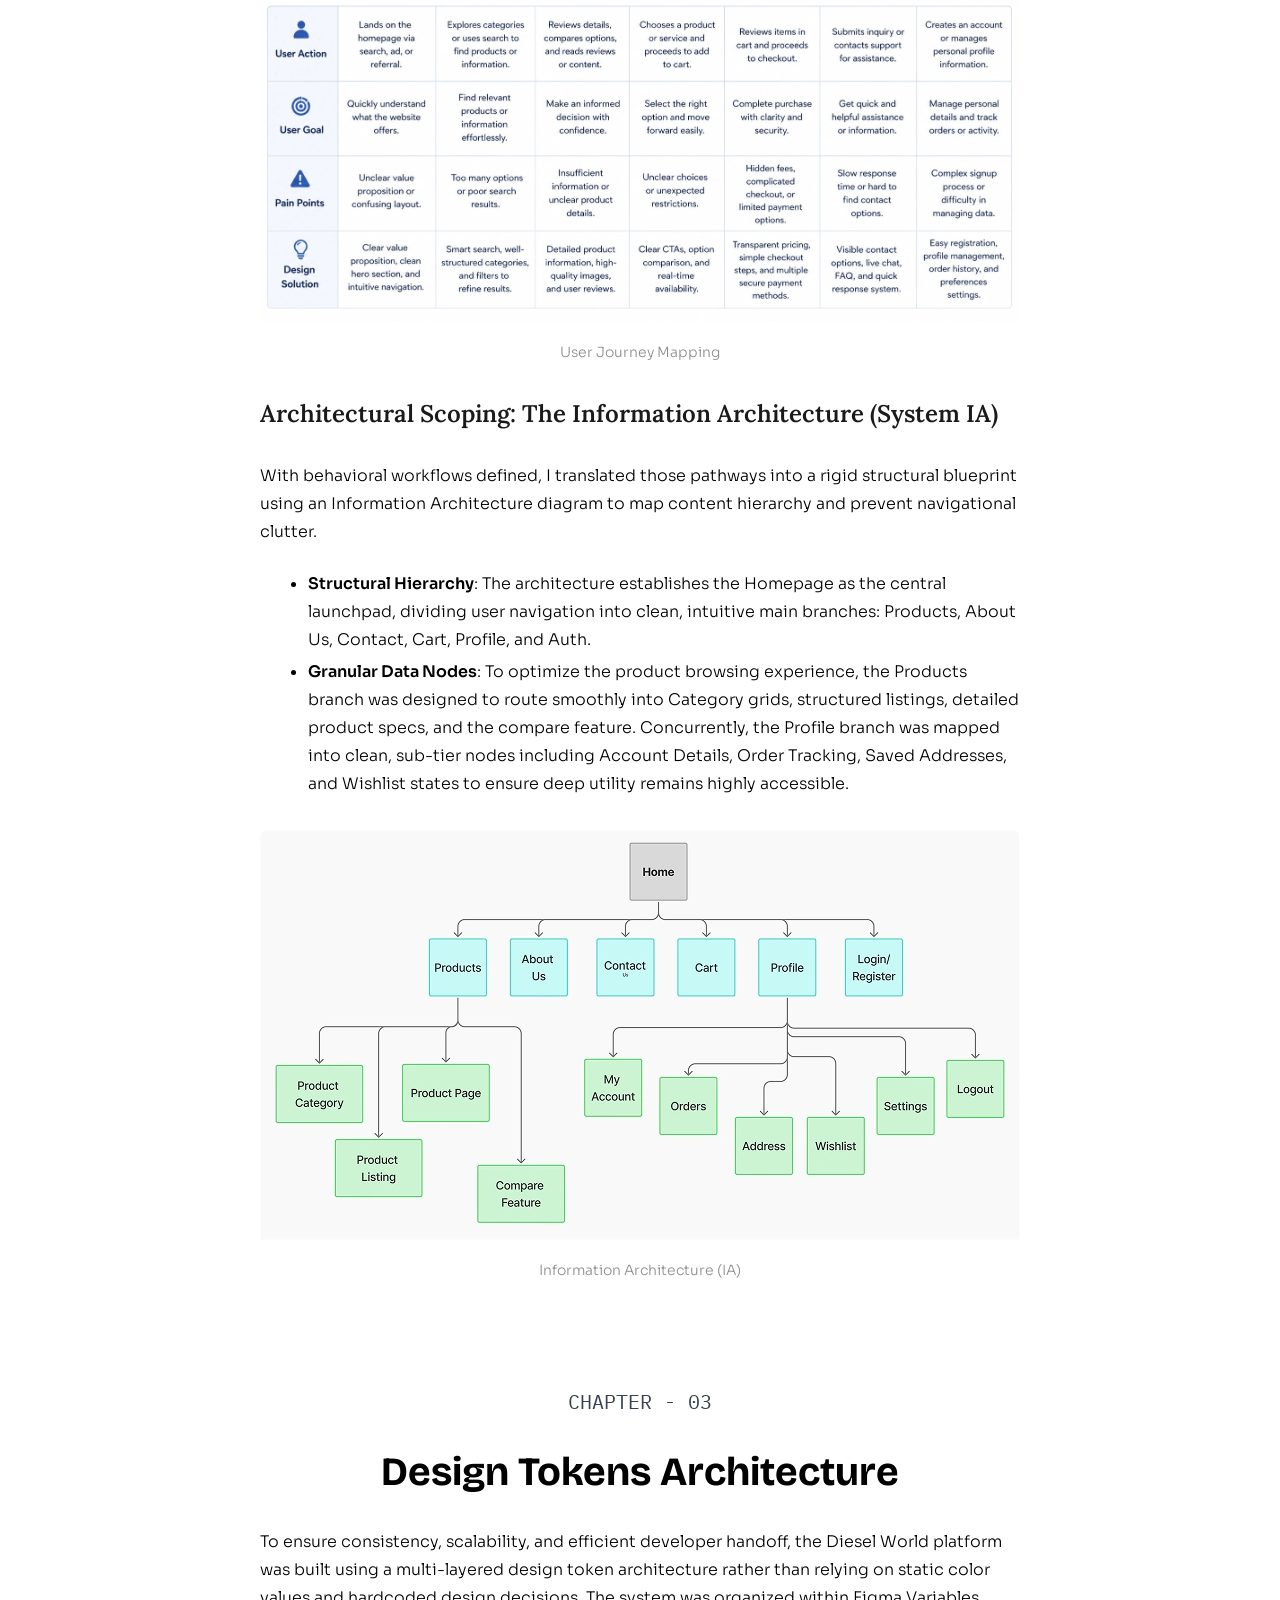
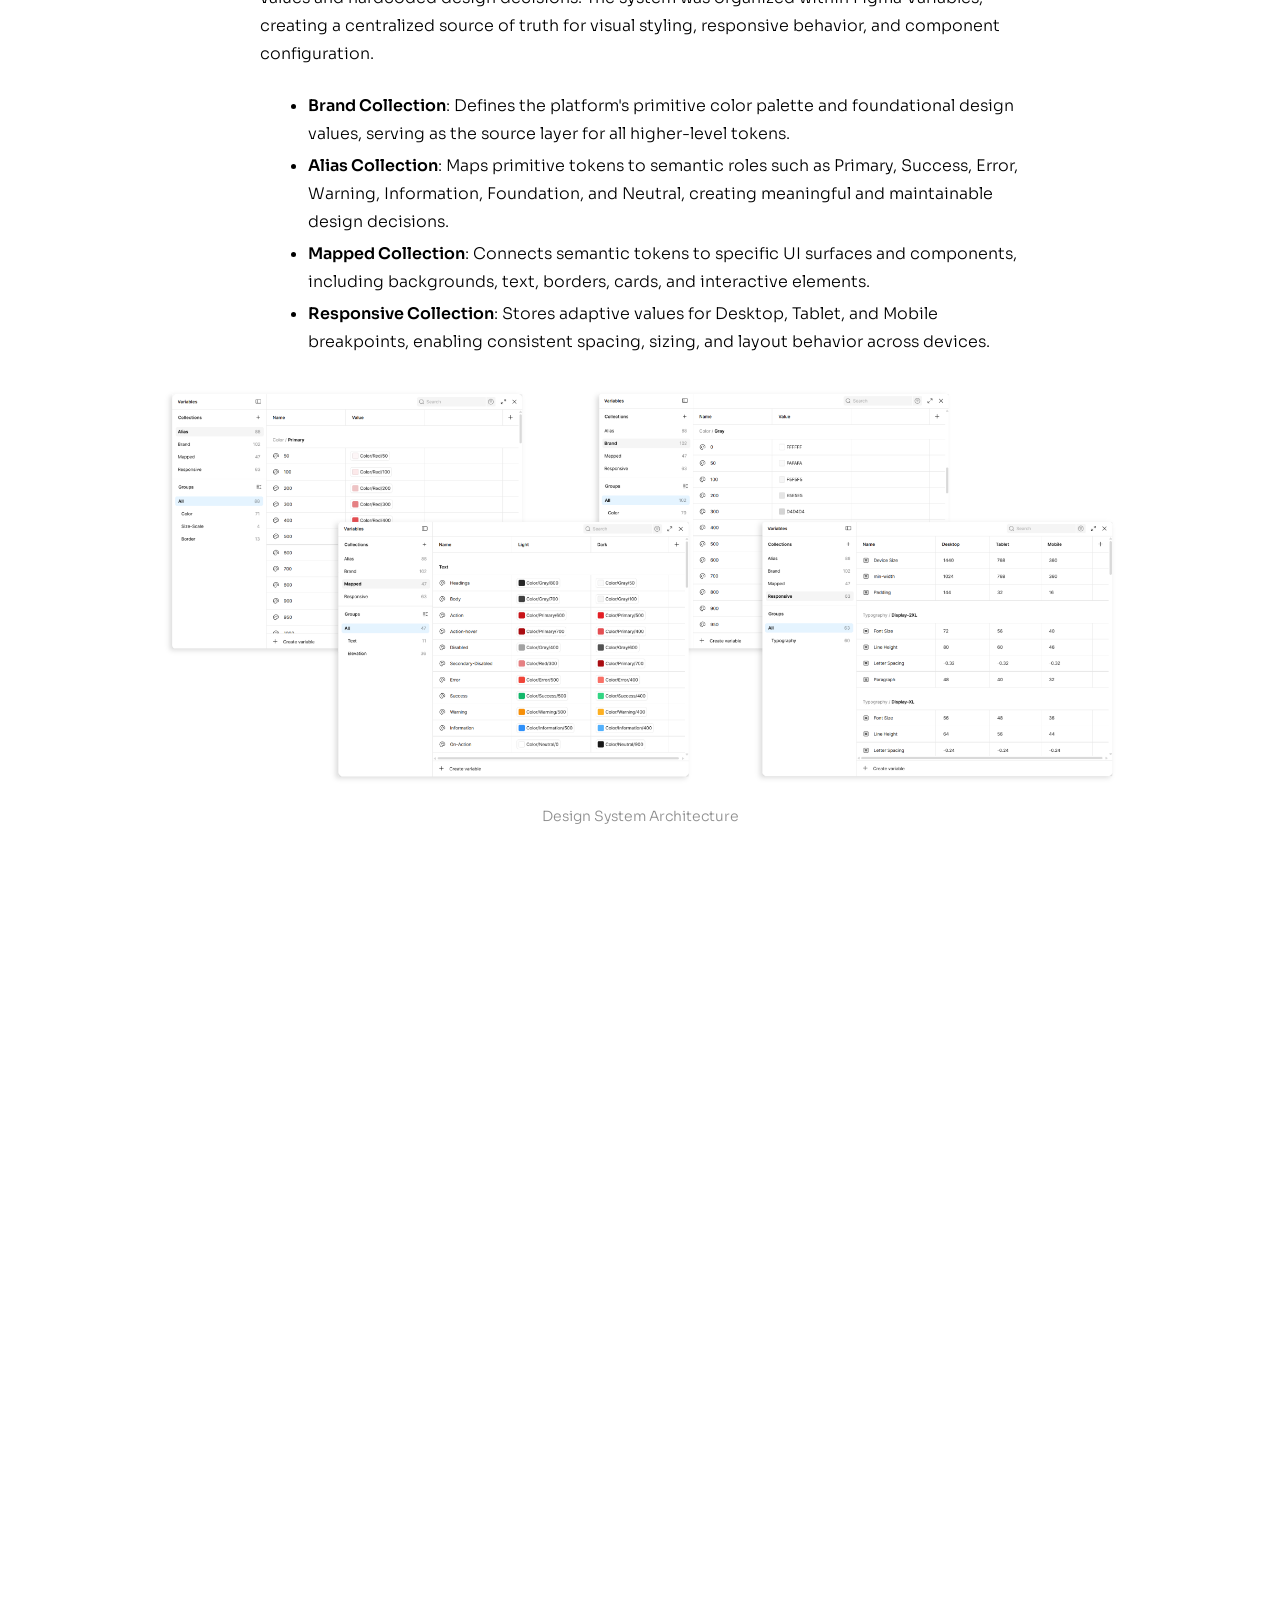
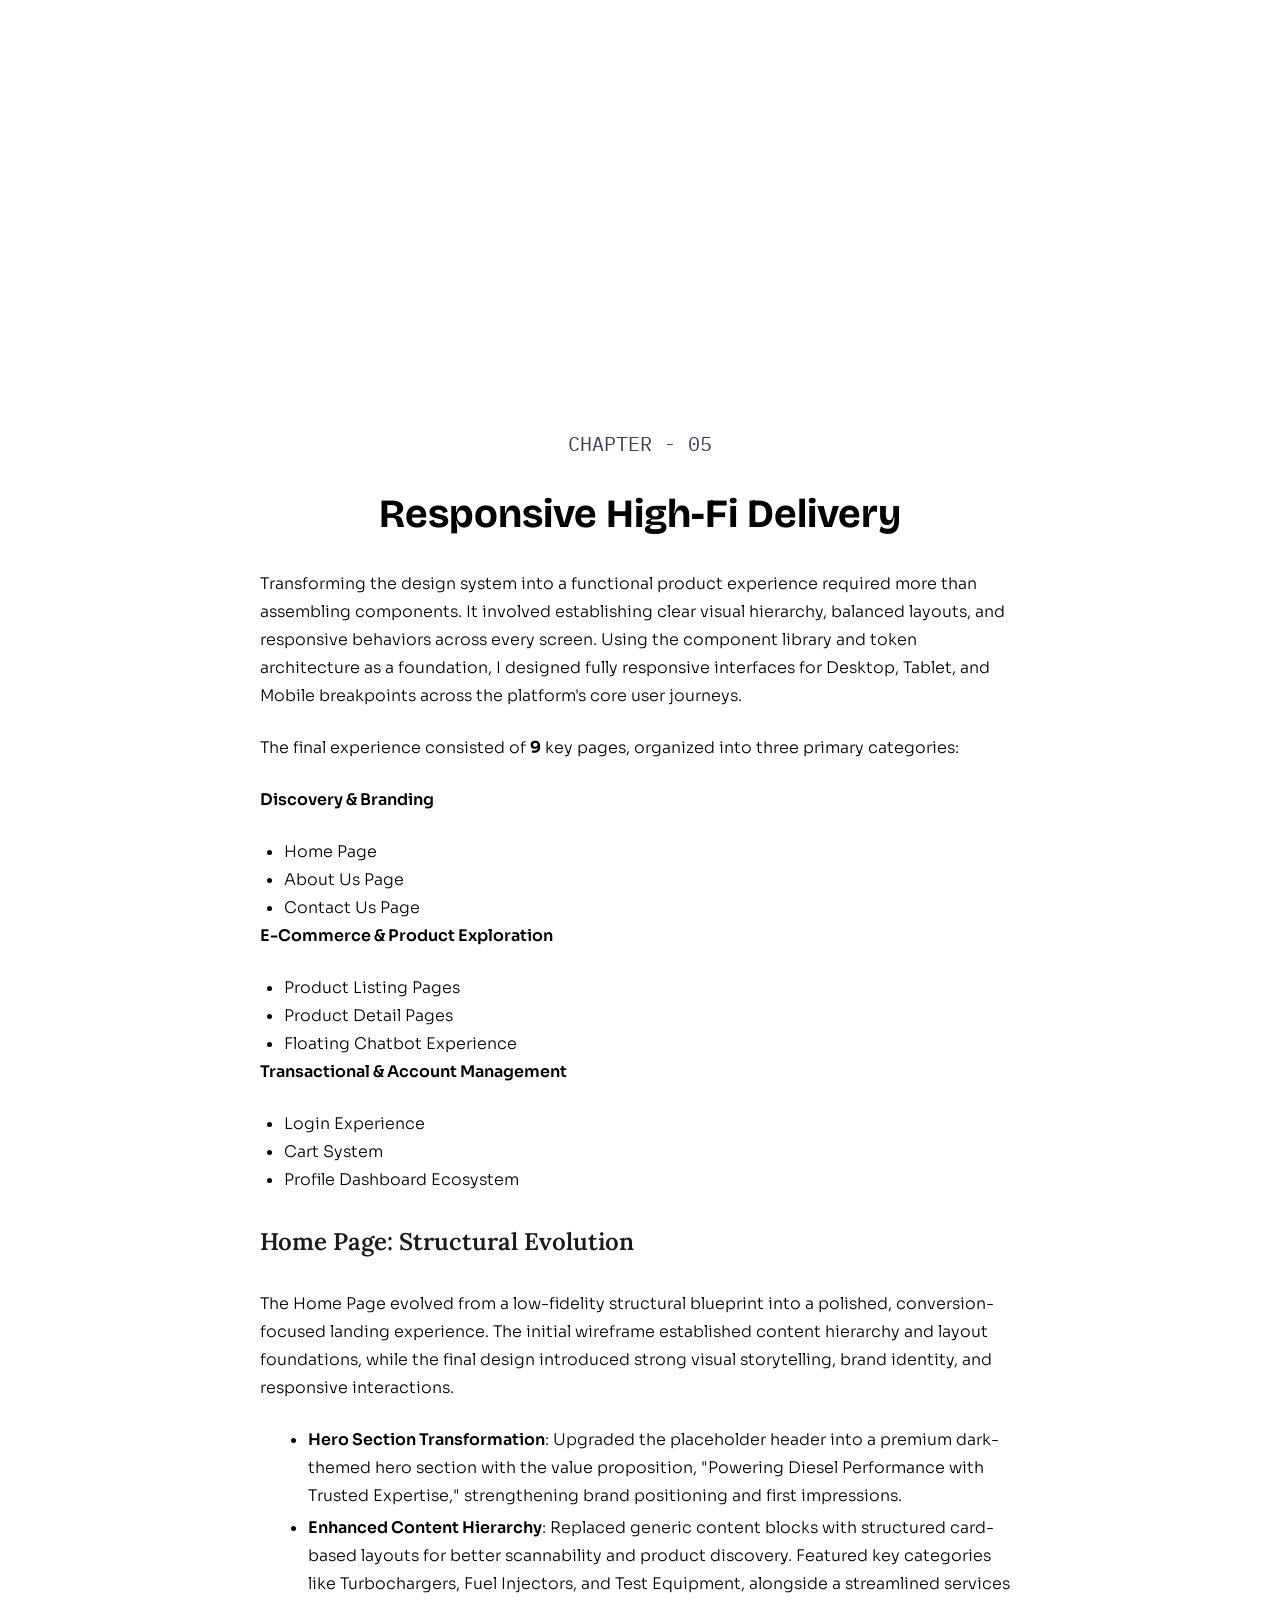
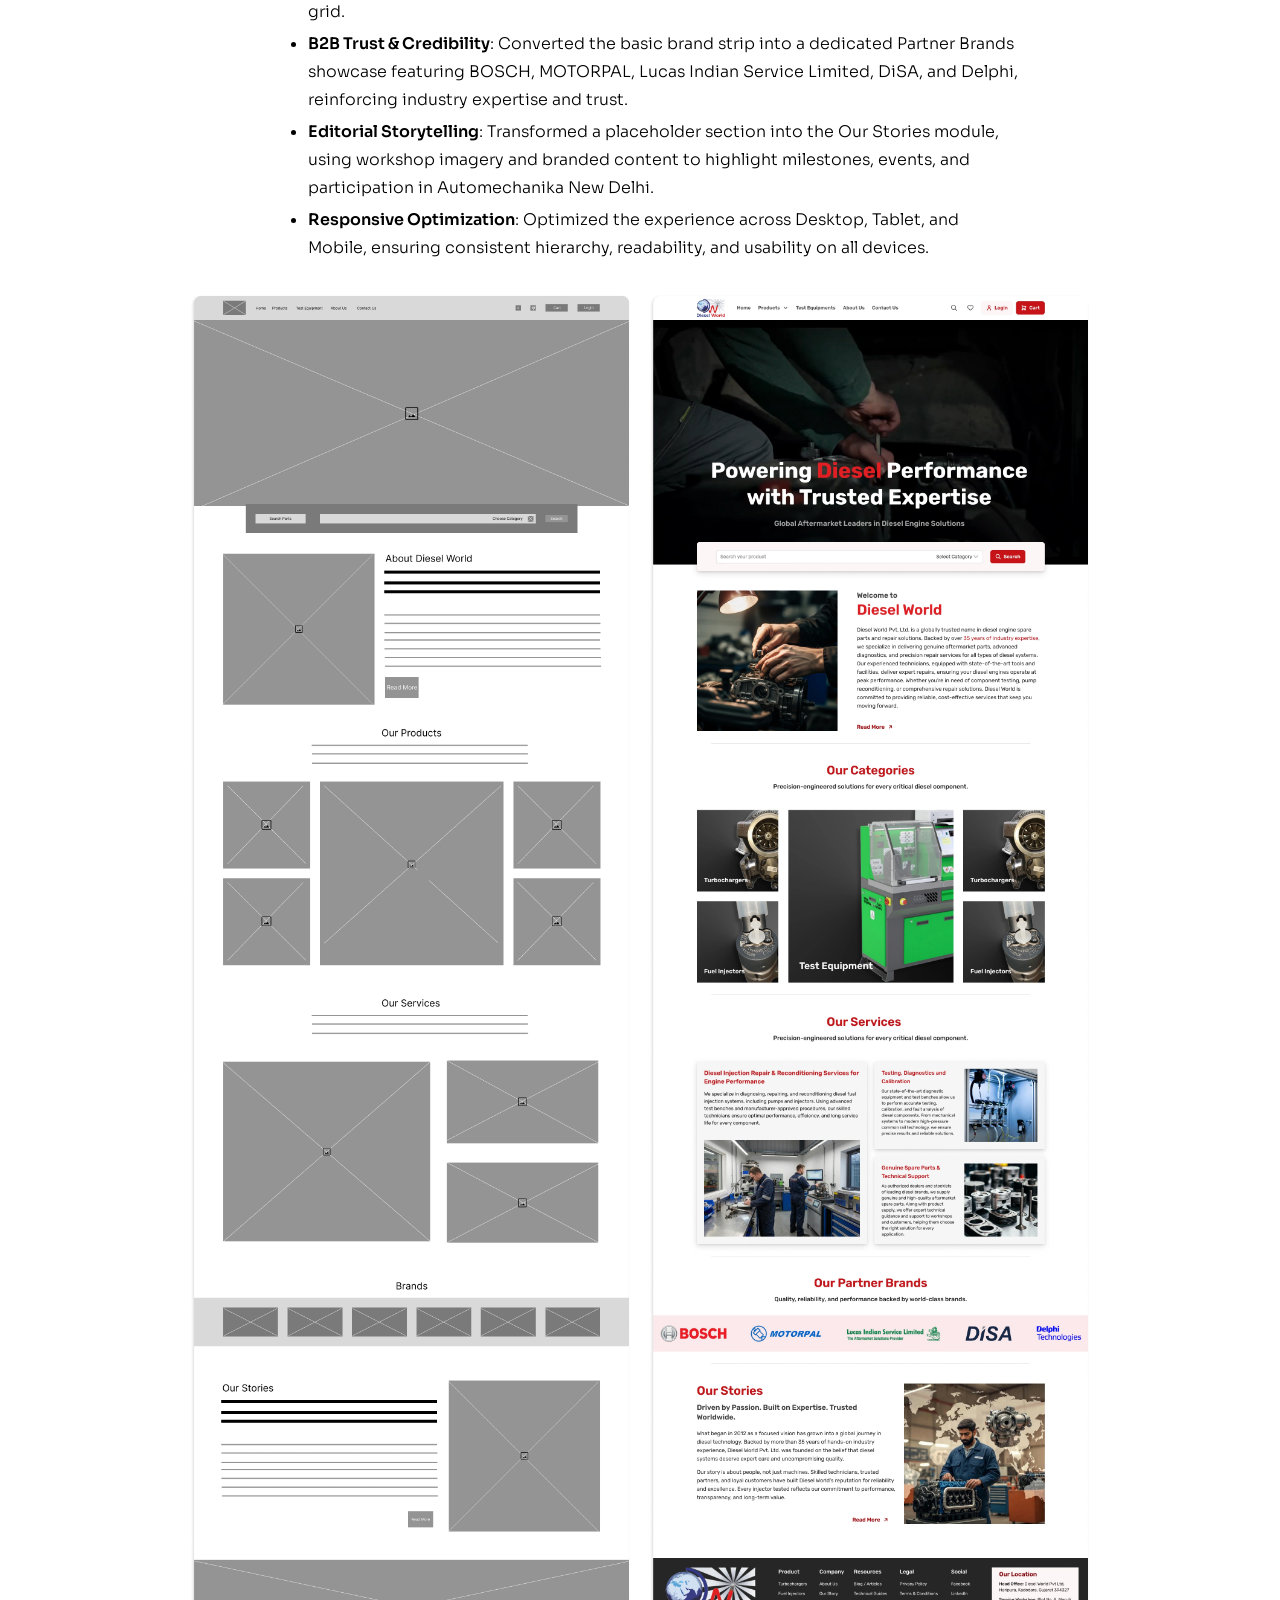
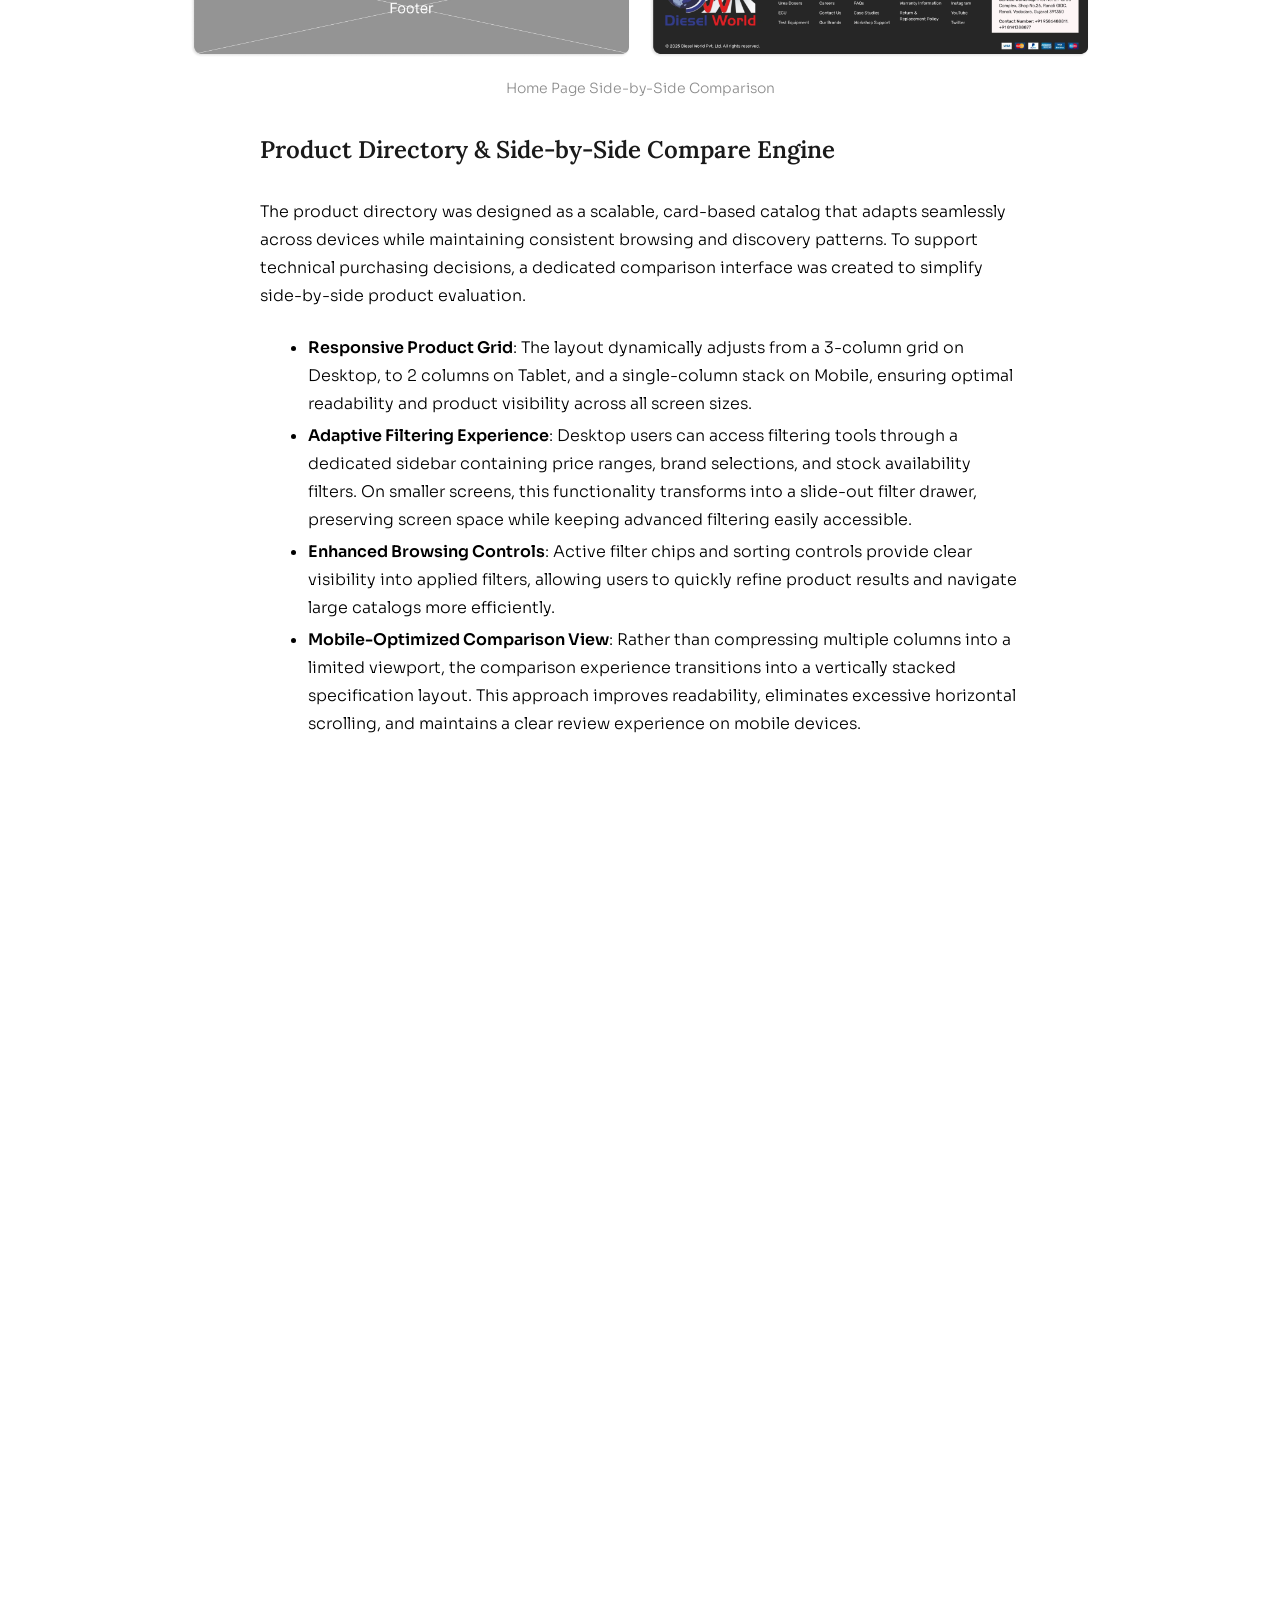
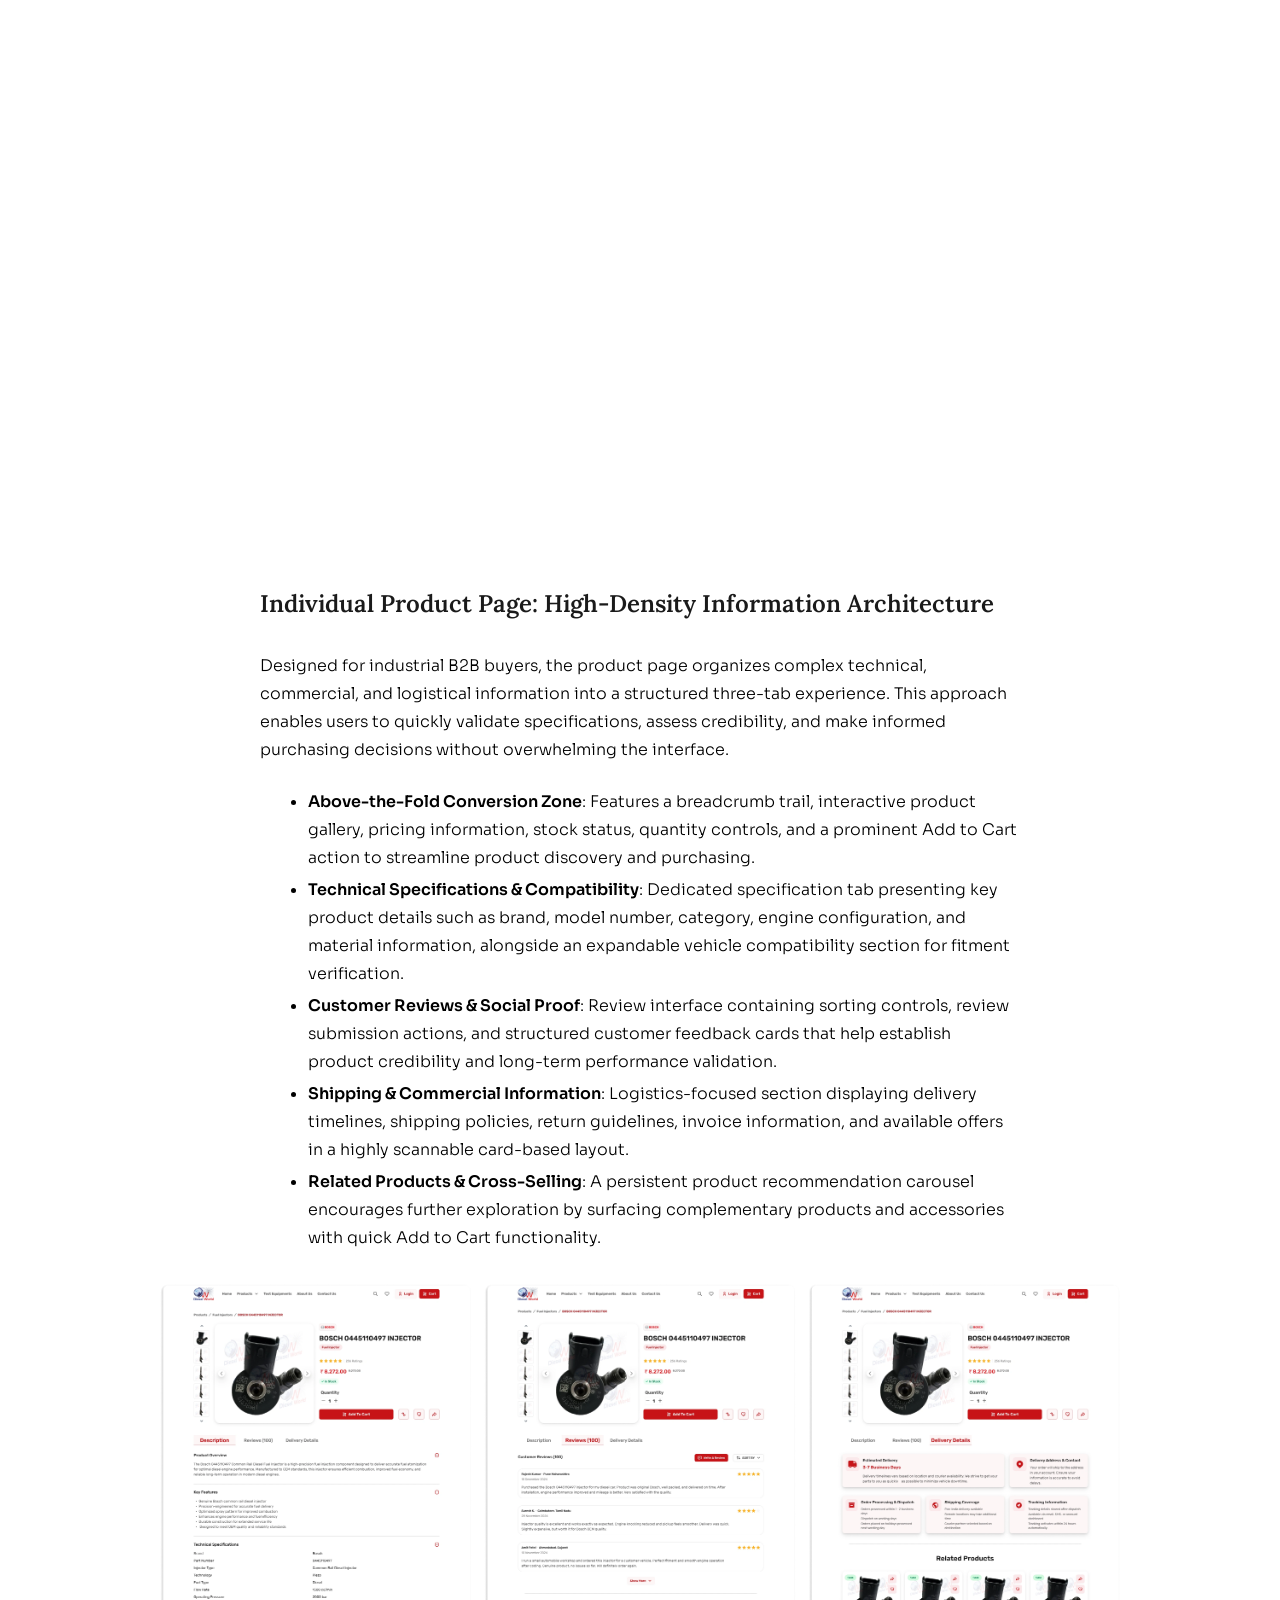
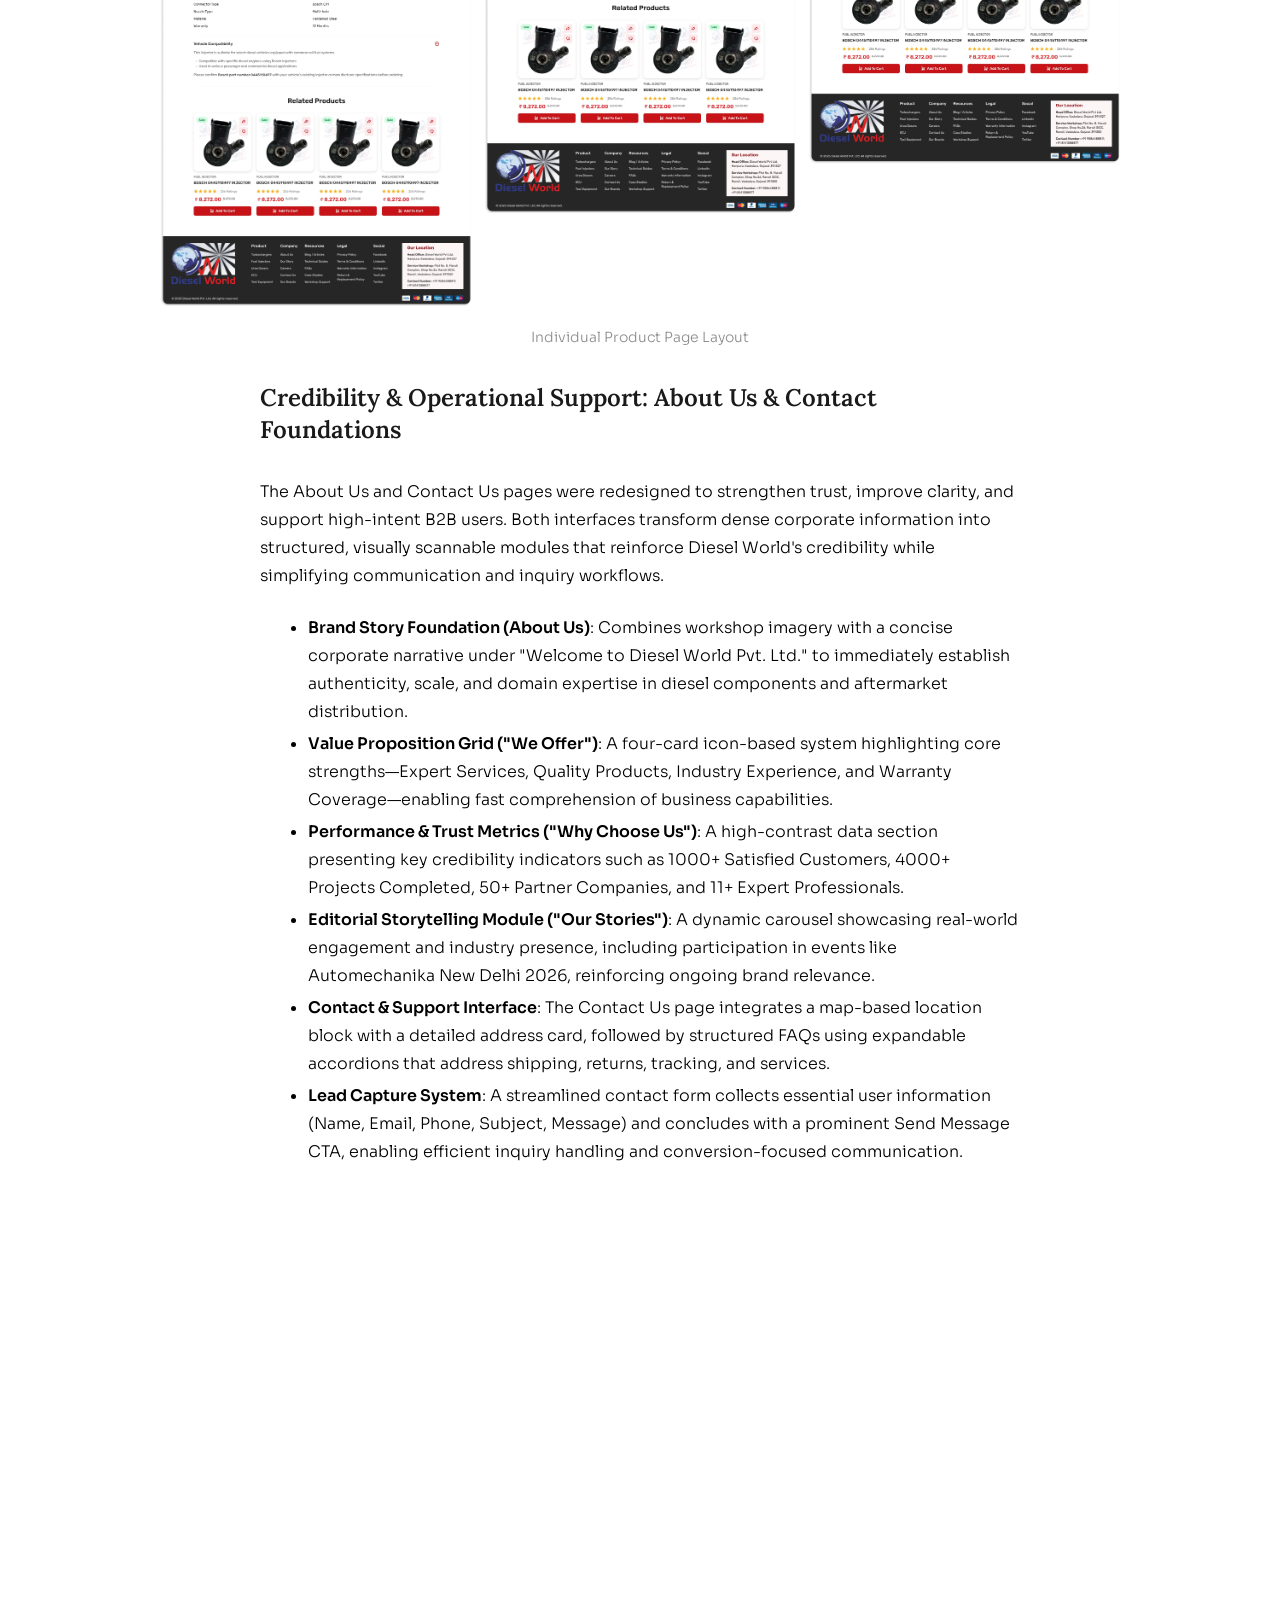
<file: work/DieselWorld/index.html>
<!DOCTYPE html>
<html lang="en">

<head>
    <meta charset="UTF-8">
    <meta name="viewport" content="width=device-width, initial-scale=1.0">
    <title>DieselWorld Case Study | Sahil Pradhan</title>
    <link rel="preconnect" href="https://fonts.googleapis.com">
    <link rel="preconnect" href="https://fonts.gstatic.com" crossorigin>
    <link
        href="https://fonts.googleapis.com/css2?family=Bricolage+Grotesque:opsz,wght@12..96,200..800&family=DM+Serif+Display&family=IBM+Plex+Mono&family=Lora:ital,wght@0,400..700;1,400..700&family=Sora:wght@100..800&display=swap"
        rel="stylesheet">
    <link rel="stylesheet" href="style.css">
</head>

<body class="dieselworld-body">

    <!-- Back Button -->
    <a href="../../index.html#projects" class="back-btn" aria-label="Back to Featured Projects">
        <svg viewBox="0 0 24 24" fill="none" stroke="currentColor" stroke-width="2" stroke-linecap="round"
            stroke-linejoin="round" width="20" height="20">
            <line x1="19" y1="12" x2="5" y2="12"></line>
            <polyline points="12 19 5 12 12 5"></polyline>
        </svg>
        <span>Back to Projects</span>
    </a>

    <!-- Page Content -->
    <main class="case-study-content">

        <!-- Hero Section -->
        <header class="cs-header reveal-item">
            <h1 class="cs-title">Revamping Diesel World E-Commerce Web</h1>
            <p class="cs-subtitle">Transforming Legacy Automotive Retail Experiences</p>
        </header>

        <!-- Hero Image -->
        <section class="cs-section reveal-item">
            <figure class="cs-image-wrapper hero-img">
                <img src="../../assets/work/DieselWorld/dw-project-title-image.webp"
                    alt="Diesel World E-Commerce Overview">
            </figure>
        </section>

        <!-- ════════════════ SPECIAL MESSAGE ════════════════ -->
        <section class="cs-section reveal-item">
            <div class="special-message-block">
                <div class="special-message-header">
                    <span class="special-message-icon" style="font-size: 24px; line-height: 28px;">💡</span>
                    <span class="special-message-title"> My First Step into Real-World Design</span>
                </div>
                <p class="special-message-text">This project holds a special place in my journey as a designer. It was
                    the first time I moved beyond hypothetical briefs and designed for a real e-commerce business with
                    real customers, real constraints, and real outcomes. Seeing how every design decision could
                    influence
                    both customer experiences and business goals made the work feel meaningful in a way classroom
                    projects never could.</p>
            </div>
        </section>

        <!-- ════════════════ OVERVIEW ════════════════ -->
        <section class="cs-section reveal-item">
            <h2 class="cs-heading">Overview</h2>
            <div class="cs-text-block">
                <p>Diesel World is an established global aftermarket leader specializing in premium diesel engine
                    solutions and components. Over a tight 3-month timeline, my core responsibility as the UI/UX design
                    intern was to spearhead the structural redesign and responsive evolution of the company's digital
                    platform.</p>
                <p>While a commercial website features many moving parts, my assigned scope of ownership was strictly
                    locked to designing the foundational user ecosystem. This focused lifecycle included the following
                    core modules:</p>
                <ul class="component-desc-list">
                    <li><strong>Role</strong>: Discovery &amp; Entry: The Home Page, About Us, and Contact layouts.</li>
                    <li><strong>Timeline</strong>: Product Category Listings, Detailed Product Pages, and the
                        interactive Side-by-Side Product Comparison Engine.</li>
                    <li><strong>Scope</strong>: User Authentication (Login/Register), the Shopping Cart, and the
                        deep-tier Account Profile Management matrix.</li>
                    <li><strong>Tools Used</strong>: Figma, FigJam</li>
                </ul>
            </div>
        </section>

        <!-- ════════════════ CHAPTER 01 ════════════════ -->
        <section class="cs-section reveal-item">
            <span class="cs-chapter-label">CHAPTER - 01</span>
            <h2 class="cs-heading">The Usability Friction</h2>
            <div class="cs-text-block">
                <p>Before opening Figma, I audited the original live website to identify why it was failing to convert
                    corporate clients and industrial buyers. The platform suffered from several critical structural
                    flaws:</p>
                <ul class="component-desc-list">
                    <li><strong>Inconsistent Visual Grammar</strong>: The lack of a unified design language or
                        standardized spacing guidelines created massive visual misalignment across pages, severely
                        damaging the brand's professional credibility.</li>
                    <li><strong>Navigational Disorientation</strong>: Information layout lacked a defined visual
                        hierarchy. Users struggled to understand or naturally navigate between key business sections,
                        leading to high cognitive load and friction during product discovery.</li>
                    <li><strong>Zero Mobile Adaptability</strong>: The legacy system did not implement a responsive
                        design grid. This resulted in broken layouts, un-clickable touch targets, and poor usability
                        when
                        viewed on tablet or mobile form factors.</li>
                    <li><strong>Scalability Bottlenecks</strong>: Because components were built statically without
                        reusable asset rules, pushing updates or expanding the product catalog required repetitive
                        design
                        overhead.</li>
                </ul>
            </div>
            <figure class="cs-image-wrapper reveal-item" style="max-width: 956px; margin: 0 auto;">
                <img src="../../assets/work/DieselWorld/homepage-design-audit.webp" alt="Homepage Design Audit">
                <figcaption
                    style="margin-top: 16px; font-family: 'Sora', sans-serif; font-size: 14px; color: #8d8d8d; text-align: center;">
                    Homepage design audit</figcaption>
            </figure>
        </section>

        <!-- ════════════════ CHAPTER 02 ════════════════ -->
        <section class="cs-section reveal-item">
            <span class="cs-chapter-label">CHAPTER - 02</span>
            <h2 class="cs-heading">Tactical Discovery</h2>

            <!-- Competitive Analysis -->
            <h3 class="cs-subheading">Competitive Analysis &amp; Industrial Benchmarking</h3>
            <div class="cs-text-block">
                <p>A benchmarking study was conducted to identify effective design patterns, user expectations, and
                    conversion strategies across industrial B2B platforms. The research focused on product organization,
                    technical data presentation, and streamlined procurement flows to build a scalable and user-friendly
                    platform structure.</p>
                <p>Industrial B2B platforms require a specialized layout approach focused on search speed, clear
                    specification data, and highly structured technical listings. To understand successful conversion
                    patterns in this sector, I analyzed leading digital competitors and substitute frameworks:</p>
                <ul class="component-desc-list">
                    <li><strong style="text-decoration: underline;">TurboTech</strong>: Evaluated for its industrial
                        layout structures and product category breakdown models.</li>
                    <li><strong>Boten Diesel</strong>: Analyzed to dissect presentation patterns for high-precision
                        mechanical parts.</li>
                    <li><strong>OUS Tech</strong>: Studied to evaluate B2B workflow systems, navigation hierarchies, and
                        user data presentation.</li>
                </ul>
                <p>This benchmarking phase provided crucial insight into how modern automotive and industrial sites
                    organize complex product parameters, manage filtered search strings, and build intuitive conversion
                    pipelines.</p>
            </div>

            <!-- Behavioral Mapping -->
            <h3 class="cs-subheading">Behavioral Mapping: The User Journey Map</h3>
            <div class="cs-text-block">
                <p>To align my design choices directly with customer behavior, I constructed a comprehensive User
                    Journey
                    Map to track a user's experience across 7 distinct operational phases.</p>
                <ul class="component-desc-list">
                    <li><strong>The Framework</strong>: This behavioral map systematically tracks the user through
                        Entry,
                        Browse, Evaluate, Select, Cart, Contact, and Profile lifecycles.</li>
                    <li><strong>Friction vs. Resolution</strong>: At each stage, I isolated specific real-world user
                        pain
                        points—such as "insufficient information during evaluation" or "complex signup processes"—and
                        mapped them directly to tangible UI solutions, like clear call-to-actions, side-by-side product
                        comparisons, and simplified form flows.</li>
                </ul>
            </div>
            <figure class="cs-image-wrapper reveal-item" style="max-width: 760px; margin: 0 auto;">
                <img src="../../assets/work/DieselWorld/user-journey.webp" alt="User Journey Mapping">
                <figcaption
                    style="margin-top: 16px; font-family: 'Sora', sans-serif; font-size: 14px; color: #8d8d8d; text-align: center;">
                    User Journey Mapping</figcaption>
            </figure>

            <!-- Architectural Scoping -->
            <h3 class="cs-subheading">Architectural Scoping: The Information Architecture (System IA)</h3>
            <div class="cs-text-block">
                <p>With behavioral workflows defined, I translated those pathways into a rigid structural blueprint
                    using
                    an Information Architecture diagram to map content hierarchy and prevent navigational clutter.</p>
                <ul class="component-desc-list">
                    <li><strong>Structural Hierarchy</strong>: The architecture establishes the Homepage as the central
                        launchpad, dividing user navigation into clean, intuitive main branches: Products, About Us,
                        Contact, Cart, Profile, and Auth.</li>
                    <li><strong>Granular Data Nodes</strong>: To optimize the product browsing experience, the Products
                        branch was designed to route smoothly into Category grids, structured listings, detailed product
                        specs, and the compare feature. Concurrently, the Profile branch was mapped into clean, sub-tier
                        nodes including Account Details, Order Tracking, Saved Addresses, and Wishlist states to ensure
                        deep utility remains highly accessible.</li>
                </ul>
            </div>
            <figure class="cs-image-wrapper reveal-item" style="max-width: 760px; margin: 0 auto;">
                <img src="../../assets/work/DieselWorld/information-architecture.webp" alt="Information Architecture">
                <figcaption
                    style="margin-top: 16px; font-family: 'Sora', sans-serif; font-size: 14px; color: #8d8d8d; text-align: center;">
                    Information Architecture (IA)</figcaption>
            </figure>
        </section>

        <!-- ════════════════ CHAPTER 03 ════════════════ -->
        <section class="cs-section reveal-item">
            <span class="cs-chapter-label">CHAPTER - 03</span>
            <h2 class="cs-heading">Design Tokens Architecture</h2>

            <div class="cs-text-block">
                <p>To ensure consistency, scalability, and efficient developer handoff, the Diesel World platform was
                    built using a multi-layered design token architecture rather than relying on static color values and
                    hardcoded design decisions. The system was organized within Figma Variables, creating a centralized
                    source of truth for visual styling, responsive behavior, and component configuration.</p>
                <ul class="component-desc-list">
                    <li><strong>Brand Collection</strong>: Defines the platform's primitive color palette and
                        foundational design values, serving as the source layer for all higher-level tokens.</li>
                    <li><strong>Alias Collection</strong>: Maps primitive tokens to semantic roles such as Primary,
                        Success, Error, Warning, Information, Foundation, and Neutral, creating meaningful and
                        maintainable design decisions.</li>
                    <li><strong>Mapped Collection</strong>: Connects semantic tokens to specific UI surfaces and
                        components, including backgrounds, text, borders, cards, and interactive elements.</li>
                    <li><strong>Responsive Collection</strong>: Stores adaptive values for Desktop, Tablet, and Mobile
                        breakpoints, enabling consistent spacing, sizing, and layout behavior across devices.</li>
                </ul>
            </div>
            <figure class="cs-image-wrapper reveal-item" style="max-width: 956px; margin: 0 auto;">
                <img src="../../assets/work/DieselWorld/design-system-architecture.webp"
                    alt="Design System Architecture">
                <figcaption
                    style="margin-top: 16px; font-family: 'Sora', sans-serif; font-size: 14px; color: #8d8d8d; text-align: center;">
                    Design System Architecture</figcaption>
            </figure>
        </section>

        <!-- ════════════════ CHAPTER 04 ════════════════ -->
        <section class="cs-section reveal-item">
            <span class="cs-chapter-label">CHAPTER - 04</span>
            <h2 class="cs-heading">Modular Component Library</h2>

            <div class="cs-text-block">
                <p>To support the platform's growing ecosystem of dashboards, product listings, filtering workflows, and
                    administrative tools, a comprehensive component library was developed from scratch. Each component
                    was designed as a scalable, reusable system with built-in responsiveness, semantic token
                    integration,
                    and clearly defined interaction states.</p>
                <ul class="component-desc-list">
                    <li><strong>Buttons</strong>: Configured with scalable size variants (S, M, L, XL), hierarchy levels
                        (Primary, Secondary Color, Secondary Gray, Tertiary, Link), interactive states (Default, Hover,
                        Focused, Disabled), and optional leading/trailing icon support.</li>
                    <li><strong>Badges</strong>: Lightweight status indicators used for categories, labels, promotions,
                        and workflow states, powered by semantic color tokens for clear visual communication.</li>
                    <li><strong>Dropdowns</strong>: Structured selection components featuring searchable options,
                        category
                        grouping, validation states, and responsive behavior for complex product and part lookup
                        workflows.</li>
                    <li><strong>Toggles</strong>: Binary selection controls used for immediate on/off actions such as
                        settings, preferences, and feature activation.</li>
                    <li><strong>Checkboxes</strong>: Multi-select controls supporting selected, unselected, disabled,
                        and
                        indeterminate states for filtering and bulk-selection workflows.</li>
                </ul>
            </div>
            <figure class="cs-image-wrapper reveal-item" style="max-width: 760px; margin: 0 auto;">
                <img src="../../assets/work/DieselWorld/multi-state-components-library.webp"
                    alt="Multi-State Components Library">
                <figcaption
                    style="margin-top: 16px; font-family: 'Sora', sans-serif; font-size: 14px; color: #8d8d8d; text-align: center;">
                    Multi-State Components Library</figcaption>
            </figure>
        </section>

        <!-- ════════════════ CHAPTER 05 ════════════════ -->
        <section class="cs-section reveal-item">
            <span class="cs-chapter-label">CHAPTER - 05</span>
            <h2 class="cs-heading">Responsive High-Fi Delivery</h2>

            <div class="cs-text-block">
                <p>Transforming the design system into a functional product experience required more than assembling
                    components. It involved establishing clear visual hierarchy, balanced layouts, and responsive
                    behaviors across every screen. Using the component library and token architecture as a foundation, I
                    designed fully responsive interfaces for Desktop, Tablet, and Mobile breakpoints across the
                    platform's core user journeys.</p>
                <p>The final experience consisted of <strong>9</strong> key pages, organized into three primary
                    categories:</p>

                <p class="category-label">Discovery &amp; Branding</p>
                <ul class="cs-meta-list" style="margin-top: 0;">
                    <li>Home Page</li>
                    <li>About Us Page</li>
                    <li>Contact Us Page</li>
                </ul>

                <p class="category-label">E-Commerce &amp; Product Exploration</p>
                <ul class="cs-meta-list" style="margin-top: 0;">
                    <li>Product Listing Pages</li>
                    <li>Product Detail Pages</li>
                    <li>Floating Chatbot Experience</li>
                </ul>

                <p class="category-label">Transactional &amp; Account Management</p>
                <ul class="cs-meta-list" style="margin-top: 0;">
                    <li>Login Experience</li>
                    <li>Cart System</li>
                    <li>Profile Dashboard Ecosystem</li>
                </ul>
            </div>

            <!-- Home Page: Structural Evolution -->
            <h3 class="cs-subheading">Home Page: Structural Evolution</h3>
            <div class="cs-text-block">
                <p>The Home Page evolved from a low-fidelity structural blueprint into a polished, conversion-focused
                    landing experience. The initial wireframe established content hierarchy and layout foundations,
                    while
                    the final design introduced strong visual storytelling, brand identity, and responsive interactions.
                </p>
                <ul class="component-desc-list">
                    <li><strong>Hero Section Transformation</strong>: Upgraded the placeholder header into a premium
                        dark-themed hero section with the value proposition, "Powering Diesel Performance with Trusted
                        Expertise," strengthening brand positioning and first impressions.</li>
                    <li><strong>Enhanced Content Hierarchy</strong>: Replaced generic content blocks with structured
                        card-based layouts for better scannability and product discovery. Featured key categories like
                        Turbochargers, Fuel Injectors, and Test Equipment, alongside a streamlined services grid.</li>
                    <li><strong>B2B Trust &amp; Credibility</strong>: Converted the basic brand strip into a dedicated
                        Partner Brands showcase featuring BOSCH, MOTORPAL, Lucas Indian Service Limited, DiSA, and
                        Delphi, reinforcing industry expertise and trust.</li>
                    <li><strong>Editorial Storytelling</strong>: Transformed a placeholder section into the Our Stories
                        module, using workshop imagery and branded content to highlight milestones, events, and
                        participation in Automechanika New Delhi.</li>
                    <li><strong>Responsive Optimization</strong>: Optimized the experience across Desktop, Tablet, and
                        Mobile, ensuring consistent hierarchy, readability, and usability on all devices.</li>
                </ul>
            </div>
            <figure class="cs-image-wrapper reveal-item" style="max-width: 900px; margin: 0 auto;">
                <img src="../../assets/work/DieselWorld/home-page-side-by-side-comparison.webp"
                    alt="Home Page Side-by-Side Comparison">
                <figcaption
                    style="margin-top: 16px; font-family: 'Sora', sans-serif; font-size: 14px; color: #8d8d8d; text-align: center;">
                    Home Page Side-by-Side Comparison</figcaption>
            </figure>

            <!-- Product Directory & Side-by-Side Compare Engine -->
            <h3 class="cs-subheading">Product Directory &amp; Side-by-Side Compare Engine</h3>
            <div class="cs-text-block">
                <p>The product directory was designed as a scalable, card-based catalog that adapts seamlessly across
                    devices while maintaining consistent browsing and discovery patterns. To support technical
                    purchasing
                    decisions, a dedicated comparison interface was created to simplify side-by-side product evaluation.
                </p>
                <ul class="component-desc-list">
                    <li><strong>Responsive Product Grid</strong>: The layout dynamically adjusts from a 3-column grid on
                        Desktop, to 2 columns on Tablet, and a single-column stack on Mobile, ensuring optimal
                        readability and product visibility across all screen sizes.</li>
                    <li><strong>Adaptive Filtering Experience</strong>: Desktop users can access filtering tools through
                        a dedicated sidebar containing price ranges, brand selections, and stock availability filters.
                        On
                        smaller screens, this functionality transforms into a slide-out filter drawer, preserving screen
                        space while keeping advanced filtering easily accessible.</li>
                    <li><strong>Enhanced Browsing Controls</strong>: Active filter chips and sorting controls provide
                        clear visibility into applied filters, allowing users to quickly refine product results and
                        navigate large catalogs more efficiently.</li>
                    <li><strong>Mobile-Optimized Comparison View</strong>: Rather than compressing multiple columns into
                        a limited viewport, the comparison experience transitions into a vertically stacked
                        specification
                        layout. This approach improves readability, eliminates excessive horizontal scrolling, and
                        maintains a clear review experience on mobile devices.</li>
                </ul>
            </div>

            <!-- Product directory images with viewport labels -->
            <div class="viewport-labels reveal-item">
                <span class="viewport-label">Desktop View</span>
                <span class="viewport-label">Tablet View</span>
                <span class="viewport-label">Mobile View</span>
            </div>
            <figure class="cs-image-wrapper reveal-item" style="max-width: 900px; margin: 0 auto;">
                <img src="../../assets/work/DieselWorld/product-directory-layout.webp" alt="Product Directory Layout">
            </figure>
            <figure class="cs-image-wrapper reveal-item" style="max-width: 900px; margin: 0 auto;">
                <img src="../../assets/work/DieselWorld/compare-feature-layout.webp" alt="Compare Feature Layout">
                <figcaption
                    style="margin-top: 16px; font-family: 'Sora', sans-serif; font-size: 14px; color: #8d8d8d; text-align: center;">
                    Responsive Product Directory &amp; Compare Feature Layout</figcaption>
            </figure>

            <!-- Individual Product Page -->
            <h3 class="cs-subheading">Individual Product Page: High-Density Information Architecture</h3>
            <div class="cs-text-block">
                <p>Designed for industrial B2B buyers, the product page organizes complex technical, commercial, and
                    logistical information into a structured three-tab experience. This approach enables users to
                    quickly
                    validate specifications, assess credibility, and make informed purchasing decisions without
                    overwhelming the interface.</p>
                <ul class="component-desc-list">
                    <li><strong>Above-the-Fold Conversion Zone</strong>: Features a breadcrumb trail, interactive
                        product
                        gallery, pricing information, stock status, quantity controls, and a prominent Add to Cart
                        action
                        to streamline product discovery and purchasing.</li>
                    <li><strong>Technical Specifications &amp; Compatibility</strong>: Dedicated specification tab
                        presenting key product details such as brand, model number, category, engine configuration, and
                        material information, alongside an expandable vehicle compatibility section for fitment
                        verification.</li>
                    <li><strong>Customer Reviews &amp; Social Proof</strong>: Review interface containing sorting
                        controls, review submission actions, and structured customer feedback cards that help establish
                        product credibility and long-term performance validation.</li>
                    <li><strong>Shipping &amp; Commercial Information</strong>: Logistics-focused section displaying
                        delivery timelines, shipping policies, return guidelines, invoice information, and available
                        offers in a highly scannable card-based layout.</li>
                    <li><strong>Related Products &amp; Cross-Selling</strong>: A persistent product recommendation
                        carousel encourages further exploration by surfacing complementary products and accessories with
                        quick Add to Cart functionality.</li>
                </ul>
            </div>
            <figure class="cs-image-wrapper reveal-item" style="max-width: 960px; margin: 0 auto;">
                <img src="../../assets/work/DieselWorld/individual-product-page-layout.webp"
                    alt="Individual Product Page">
                <figcaption
                    style="margin-top: 16px; font-family: 'Sora', sans-serif; font-size: 14px; color: #8d8d8d; text-align: center;">
                    Individual Product Page Layout</figcaption>
            </figure>

            <!-- Credibility & Operational Support -->
            <h3 class="cs-subheading">Credibility &amp; Operational Support: About Us &amp; Contact Foundations</h3>
            <div class="cs-text-block">
                <p>The About Us and Contact Us pages were redesigned to strengthen trust, improve clarity, and support
                    high-intent B2B users. Both interfaces transform dense corporate information into structured,
                    visually scannable modules that reinforce Diesel World's credibility while simplifying communication
                    and inquiry workflows.</p>
                <ul class="component-desc-list">
                    <li><strong>Brand Story Foundation (About Us)</strong>: Combines workshop imagery with a concise
                        corporate narrative under "Welcome to Diesel World Pvt. Ltd." to immediately establish
                        authenticity, scale, and domain expertise in diesel components and aftermarket distribution.
                    </li>
                    <li><strong>Value Proposition Grid ("We Offer")</strong>: A four-card icon-based system highlighting
                        core strengths—Expert Services, Quality Products, Industry Experience, and Warranty
                        Coverage—enabling fast comprehension of business capabilities.</li>
                    <li><strong>Performance &amp; Trust Metrics ("Why Choose Us")</strong>: A high-contrast data section
                        presenting key credibility indicators such as 1000+ Satisfied Customers, 4000+ Projects
                        Completed, 50+ Partner Companies, and 11+ Expert Professionals.</li>
                    <li><strong>Editorial Storytelling Module ("Our Stories")</strong>: A dynamic carousel showcasing
                        real-world engagement and industry presence, including participation in events like
                        Automechanika
                        New Delhi 2026, reinforcing ongoing brand relevance.</li>
                    <li><strong>Contact &amp; Support Interface</strong>: The Contact Us page integrates a map-based
                        location block with a detailed address card, followed by structured FAQs using expandable
                        accordions that address shipping, returns, tracking, and services.</li>
                    <li><strong>Lead Capture System</strong>: A streamlined contact form collects essential user
                        information (Name, Email, Phone, Subject, Message) and concludes with a prominent Send Message
                        CTA, enabling efficient inquiry handling and conversion-focused communication.</li>
                </ul>
            </div>
            <figure class="cs-image-wrapper reveal-item" style="max-width: 760px; margin: 0 auto;">
                <img src="../../assets/work/DieselWorld/about-us-and-contact-us-page.webp"
                    alt="About Us and Contact Us Page">
                <figcaption
                    style="margin-top: 16px; font-family: 'Sora', sans-serif; font-size: 14px; color: #8d8d8d; text-align: center;">
                    About Us and Contact Us Page View</figcaption>
            </figure>
        </section>

        <!-- ════════════════ CHAPTER 06 ════════════════ -->
        <section class="cs-section reveal-item">
            <span class="cs-chapter-label">CHAPTER - 06</span>
            <h2 class="cs-heading">Strategic Reflection &amp; Key Learnings</h2>

            <div class="cs-text-block">
                <p>Redesigning the Diesel World platform was a key milestone in my early career, marking the shift from
                    theory to real-world product design. My first internship in a niche industrial sector pushed me to
                    solve complex usability challenges for corporate users and move beyond classroom exercises.</p>
            </div>

            <h3 class="cs-subheading">Key Growth Dimensions</h3>
            <div class="cs-text-block">
                <ul class="component-desc-list">
                    <li><strong>Real-World Problem Solving</strong>: This project shifted my perspective from simply
                        creating attractive standalone screens to analyzing existing industrial platform vulnerabilities
                        and systematically engineering intuitive layout solutions.</li>
                    <li><strong>Mastering Complex Information Density</strong>: Navigating detailed mechanical part
                        specifications, side-by-side comparison matrices, and deep-tier nested profile states
                        substantially leveled up my structural layout discipline and content prioritization skills.</li>
                    <li><strong>System-Driven Component Thinking</strong>: Building a complete design system from
                        scratch
                        taught me the value of scalability, multi-state token variations, and strict multi-device
                        responsive rules.</li>
                    <li><strong>Designing for Enterprise Credibility</strong>: I learned how critical visual consistency
                        and trust infrastructures—such as prominent partner brand matrices and transparent fulfillment
                        cards—are to driving conversions in a competitive B2B sector</li>
                </ul>
            </div>

            <!-- Looking Ahead -->
            <h3 class="cs-subheading">Looking Ahead</h3>
            <div class="cs-text-block">
                <p>"This internship proved that good design isn't a luxury for industrial platforms; it is a core
                    business requirement. While the immediate scope of this conceptual sprint is complete, the scalable
                    foundation I have built ensures the ecosystem is fully prepared for future interactive testing, live
                    deployment, and long-term expansion."</p>
            </div>

            <!-- View Figma File CTA Button -->
            <div style="text-align: center; margin-top: 40px;">
                <div class="figma-btn-wrapper">
                    <span class="figma-btn-shadow"></span>
                    <a href="https://www.figma.com/design/f1d1JzfxuUgbLQsqCcIwMB/Diesel-World-Wireframes?node-id=13-974&t=Uqk8wbyKUXhoeA4T-1"
                        target="_blank" rel="noopener noreferrer" class="figma-btn-custom">
                        View Figma File
                        <svg width="24" height="24" viewBox="0 0 24 24" fill="none">
                            <path
                                d="M8 24C10.208 24 12 22.208 12 20V16H8C5.792 16 4 17.792 4 20C4 22.208 5.792 24 8 24Z"
                                fill="#0ACF83" />
                            <path d="M4 12C4 9.792 5.792 8 8 8H12V16H8C5.792 16 4 14.208 4 12Z" fill="#A259FF" />
                            <path d="M4 4C4 1.792 5.792 0 8 0H12V8H8C5.792 8 4 6.208 4 4Z" fill="#F24E1E" />
                            <path d="M12 0H16C18.208 0 20 1.792 20 4C20 6.208 18.208 8 16 8H12V0Z" fill="#FF7262" />
                            <path
                                d="M20 12C20 14.208 18.208 16 16 16C13.792 16 12 14.208 12 12C12 9.792 13.792 8 16 8C18.208 8 20 9.792 20 12Z"
                                fill="#1ABCFE" />
                        </svg>
                    </a>
                </div>
            </div>
        </section>

    </main>

    <script src="script.js"></script>
</body>

</html>
</file>
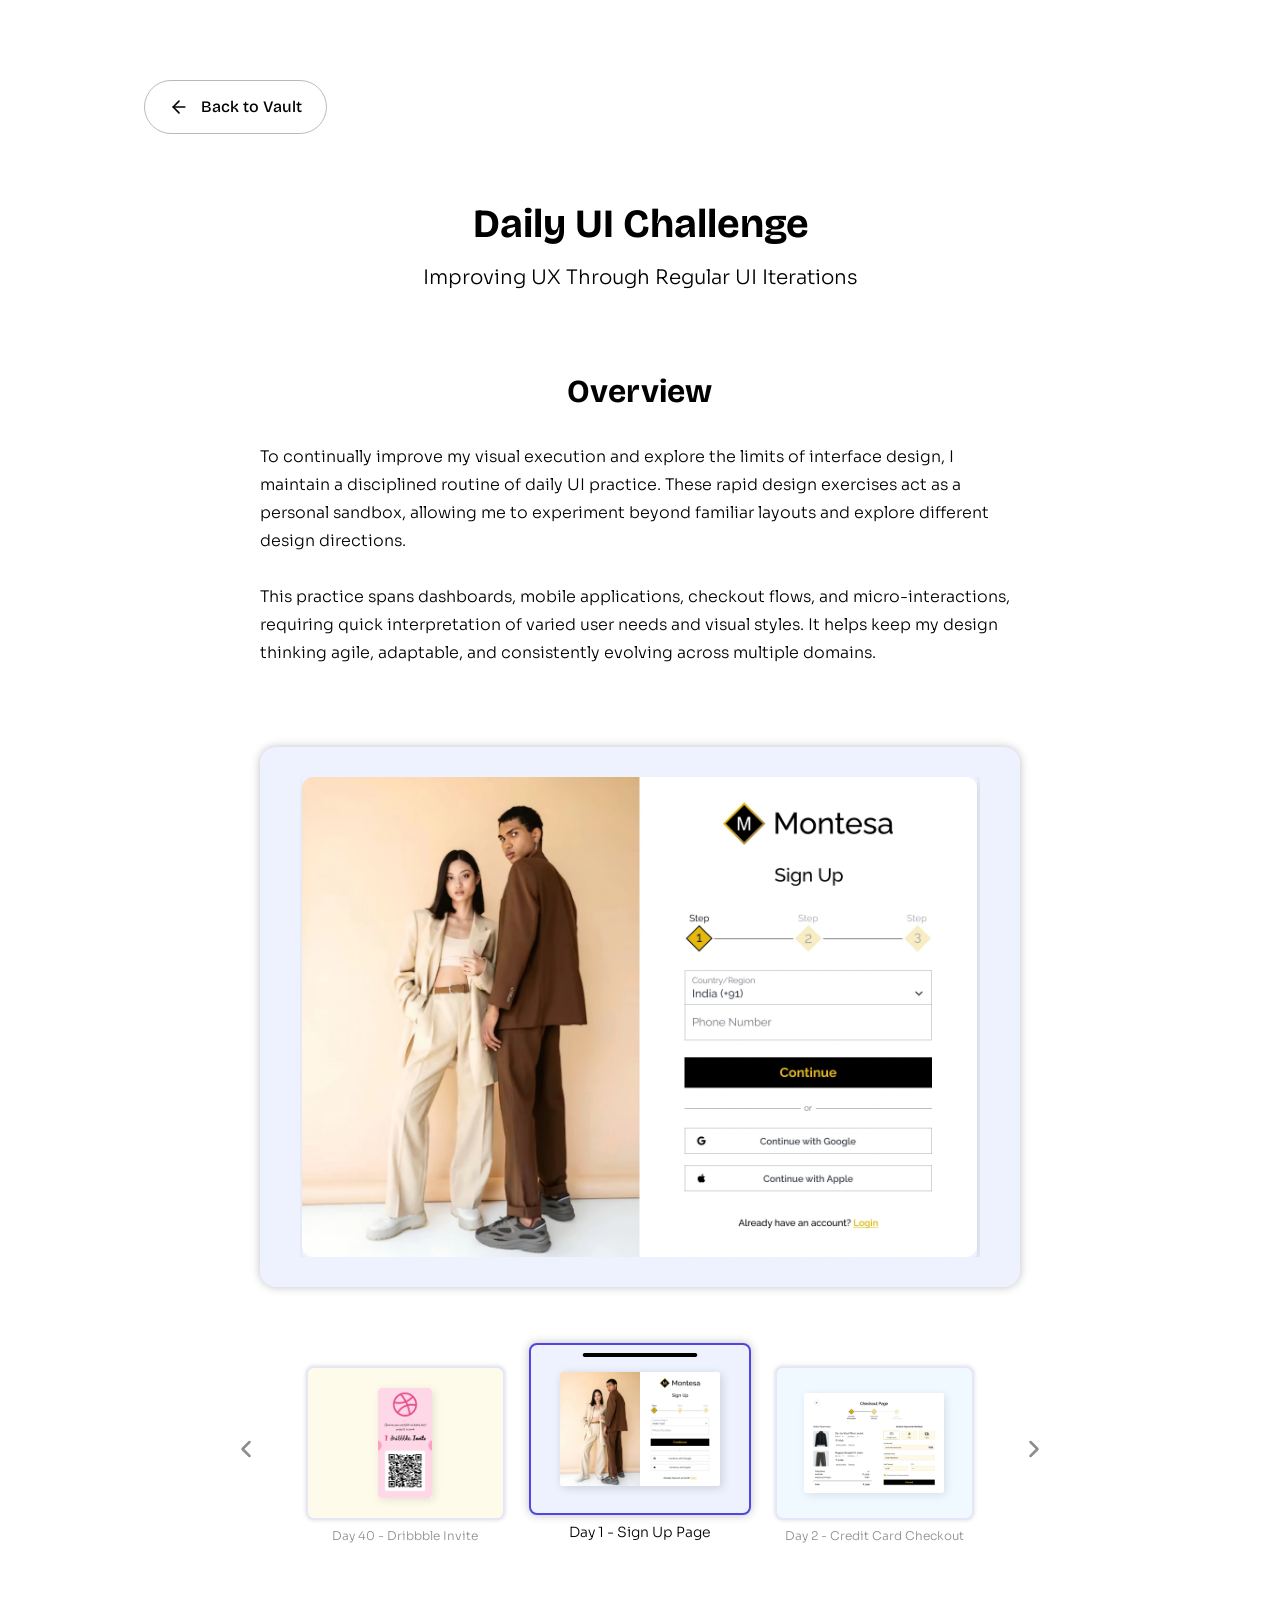
<file: work/DesignVault/DailyUI/index.html>
<!DOCTYPE html>
<html lang="en">

<head>
    <meta charset="UTF-8">
    <meta name="viewport" content="width=device-width, initial-scale=1.0">
    <title>Daily UI Challenge | Sahil Pradhan</title>
    <link rel="preconnect" href="https://fonts.googleapis.com">
    <link rel="preconnect" href="https://fonts.gstatic.com" crossorigin>
    <link
        href="https://fonts.googleapis.com/css2?family=Bricolage+Grotesque:opsz,wght@12..96,200..800&family=Sora:wght@100..800&display=swap"
        rel="stylesheet">
    <link rel="stylesheet" href="style.css">
</head>

<body class="daily-ui-body">

    <!-- Back Button -->
    <a href="../../../index.html#design-vault" class="back-btn" aria-label="Back to Design Vault">
        <svg viewBox="0 0 24 24" fill="none" stroke="currentColor" stroke-width="2" stroke-linecap="round"
            stroke-linejoin="round" width="20" height="20">
            <line x1="19" y1="12" x2="5" y2="12"></line>
            <polyline points="12 19 5 12 12 5"></polyline>
        </svg>
        <span>Back to Vault</span>
    </a>

    <!-- Page Content -->
    <main class="case-study-content">

        <!-- Hero Section -->
        <header class="cs-header reveal-item">
            <h1 class="cs-title">Daily UI Challenge</h1>
            <p class="cs-subtitle">Improving UX Through Regular UI Iterations</p>
        </header>

        <!-- Overview Section -->
        <section class="cs-section reveal-item">
            <h2 class="cs-heading">Overview</h2>
            <div class="cs-text-block">
                <p>To continually improve my visual execution and explore the limits of interface design, I maintain a disciplined routine of daily UI practice. These rapid design exercises act as a personal sandbox, allowing me to experiment beyond familiar layouts and explore different design directions.</p>
                <p>This practice spans dashboards, mobile applications, checkout flows, and micro-interactions, requiring quick interpretation of varied user needs and visual styles. It helps keep my design thinking agile, adaptable, and consistently evolving across multiple domains.</p>
            </div>
        </section>

        <!-- Gallery / Slider Section -->
        <section class="cs-section reveal-item slider-section">
            
            <!-- Main Display Area -->
            <div class="dv-gallery-display" id="gallery-display">
                <div class="dv-display-inner">
                    <img src="" alt="Active Poster" class="dv-display-img" id="active-poster-img">
                </div>
            </div>

            <!-- Carousel Controls & Thumbnails -->
            <div class="dv-carousel-controls">
                
                <!-- Left Chevron Button -->
                <button class="dv-nav-arrow dv-arrow-left" id="dv-prev-btn" aria-label="Previous Poster">
                    <svg width="24" height="24" viewBox="0 0 24 24" fill="none" xmlns="http://www.w3.org/2000/svg">
                        <path d="M15.5 19L8.5 12L15.5 5" stroke="currentColor" stroke-width="2.5" stroke-linecap="round" stroke-linejoin="round"/>
                    </svg>
                </button>

                <!-- Thumbnails Track container -->
                <div class="dv-thumbnails-container">
                    
                    <!-- Left Thumbnail (Previous) -->
                    <div class="dv-thumb-card-wrapper" id="prev-thumb-wrapper">
                        <button class="dv-thumb-card" id="prev-thumb-btn">
                            <img src="" alt="Previous Poster Thumbnail" class="dv-thumb-card-img">
                        </button>
                        <p class="dv-thumb-title" id="prev-thumb-title">Previous Post</p>
                    </div>

                    <!-- Middle Thumbnail (Active) -->
                    <div class="dv-thumb-card-wrapper active-wrapper" id="active-thumb-wrapper">
                        <button class="dv-thumb-card" id="active-thumb-btn">
                            <!-- Progress/Timer bar indicator (Centered) -->
                            <div class="dv-timer-bar-container">
                                <div class="dv-timer-bar-fill" id="timer-bar-fill"></div>
                            </div>
                            <img src="" alt="Active Poster Thumbnail" class="dv-thumb-card-img">
                        </button>
                        <p class="dv-thumb-title active-title" id="active-thumb-title">Active Post</p>
                    </div>

                    <!-- Right Thumbnail (Next) -->
                    <div class="dv-thumb-card-wrapper" id="next-thumb-wrapper">
                        <button class="dv-thumb-card" id="next-thumb-btn">
                            <img src="" alt="Next Poster Thumbnail" class="dv-thumb-card-img">
                        </button>
                        <p class="dv-thumb-title" id="next-thumb-title">Next Post</p>
                    </div>

                </div>

                <!-- Right Chevron Button -->
                <button class="dv-nav-arrow dv-arrow-right" id="dv-next-btn" aria-label="Next Poster">
                    <svg width="24" height="24" viewBox="0 0 24 24" fill="none" xmlns="http://www.w3.org/2000/svg">
                        <path d="M8.5 5L15.5 12L8.5 19" stroke="currentColor" stroke-width="2.5" stroke-linecap="round" stroke-linejoin="round"/>
                    </svg>
                </button>

            </div>

        </section>

    </main>

    <script src="script.js"></script>
</body>

</html>
</file>
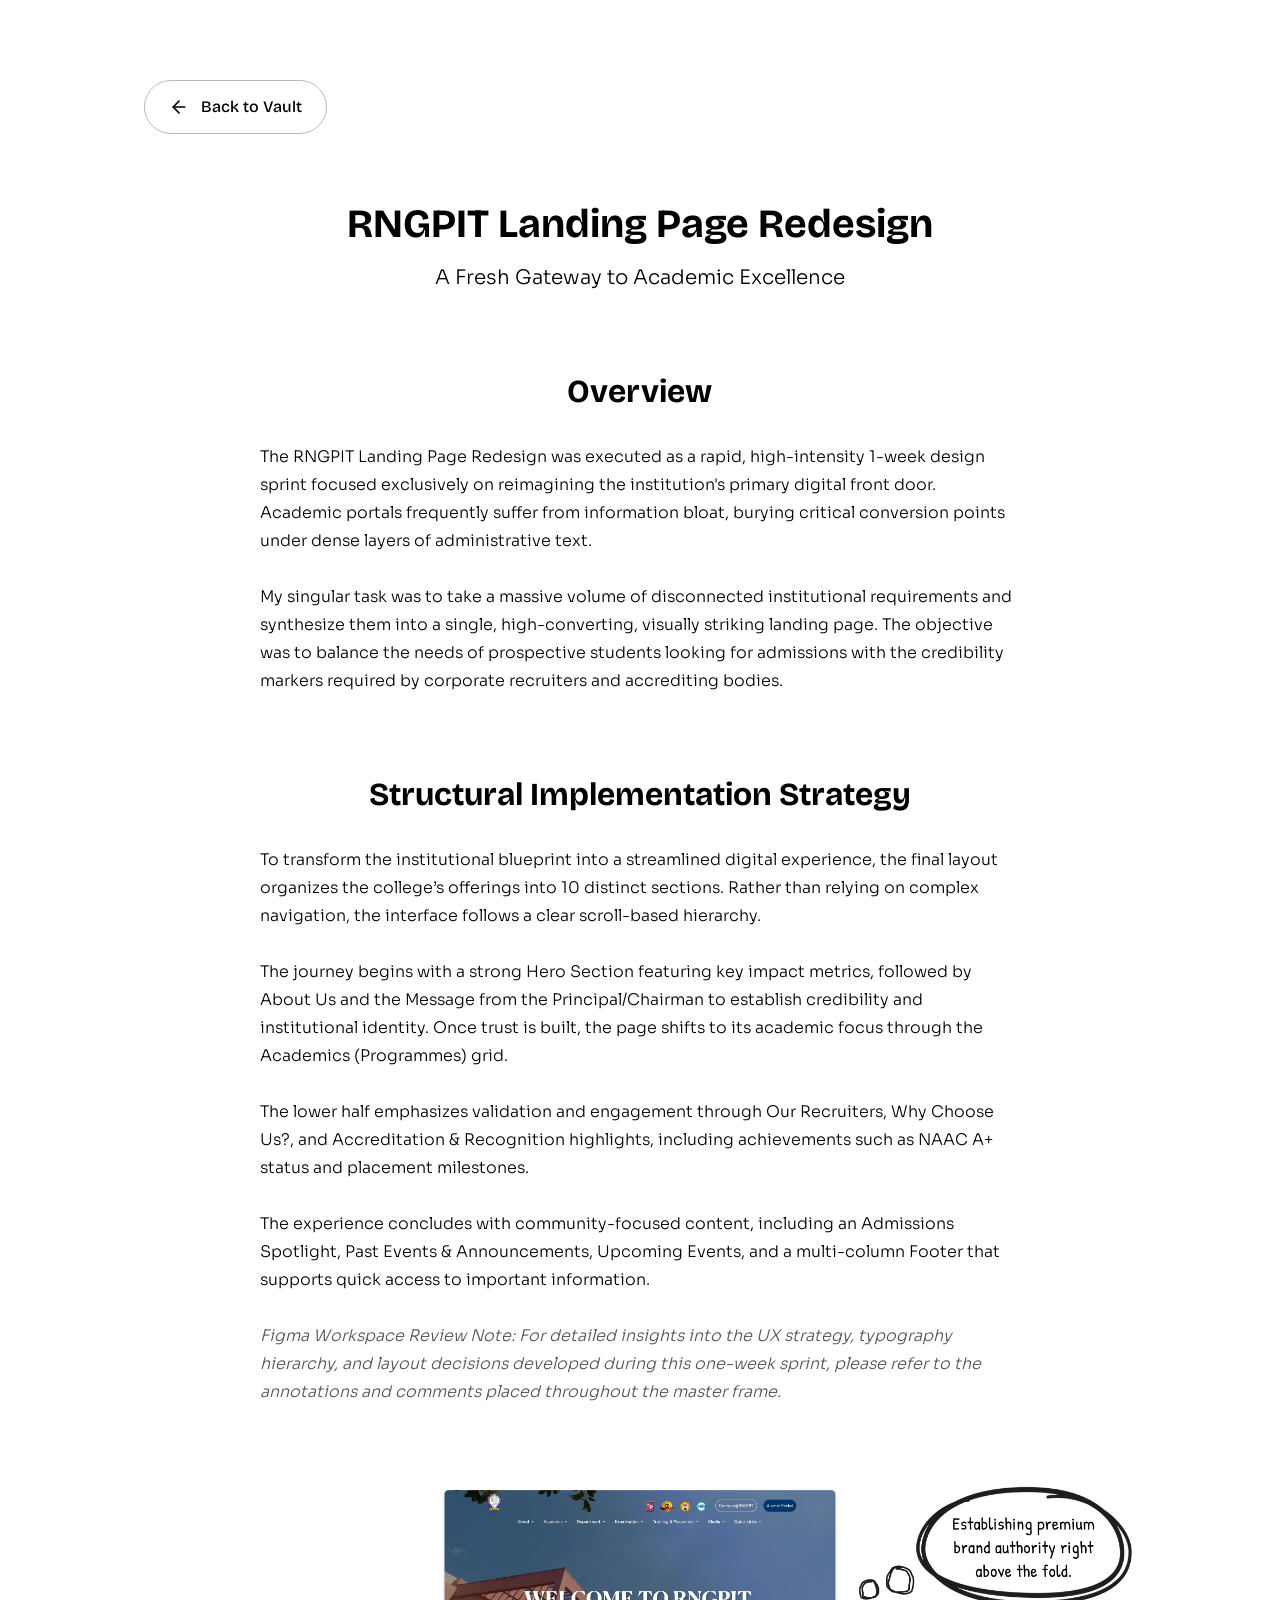
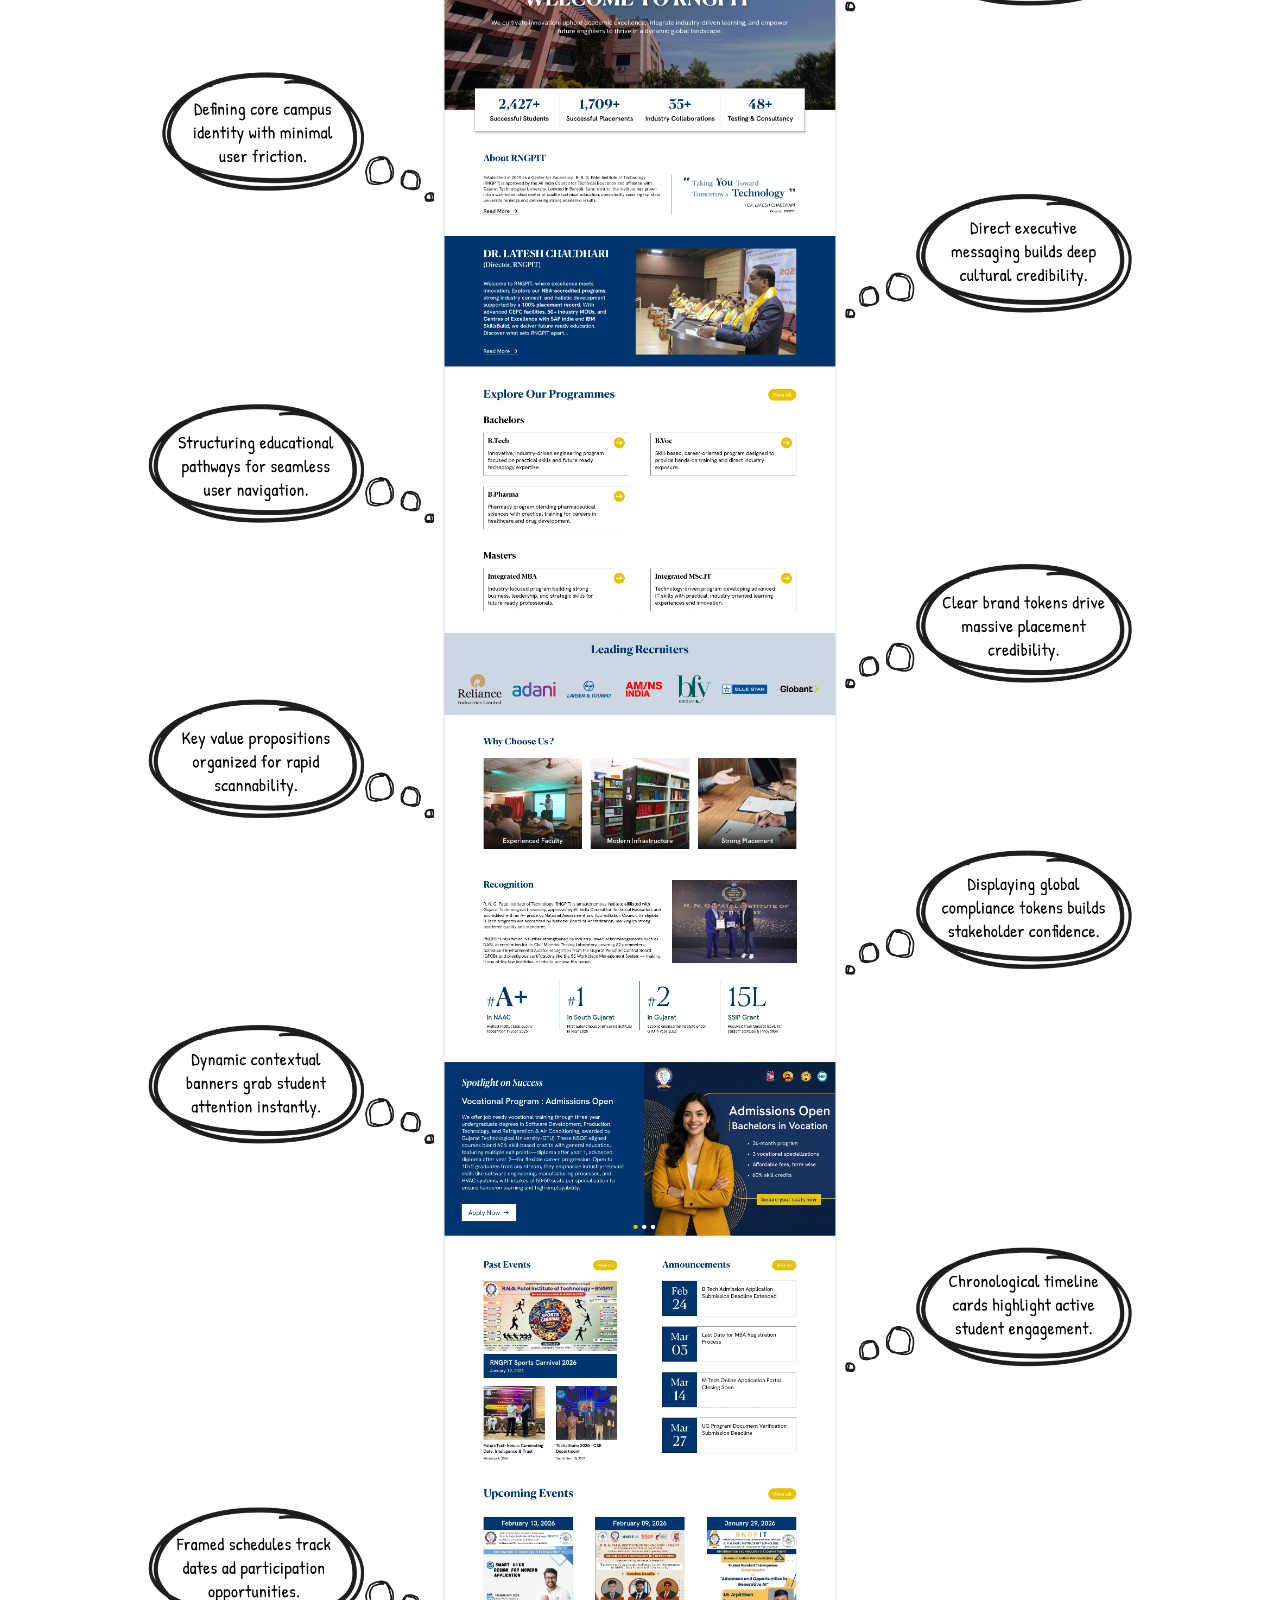
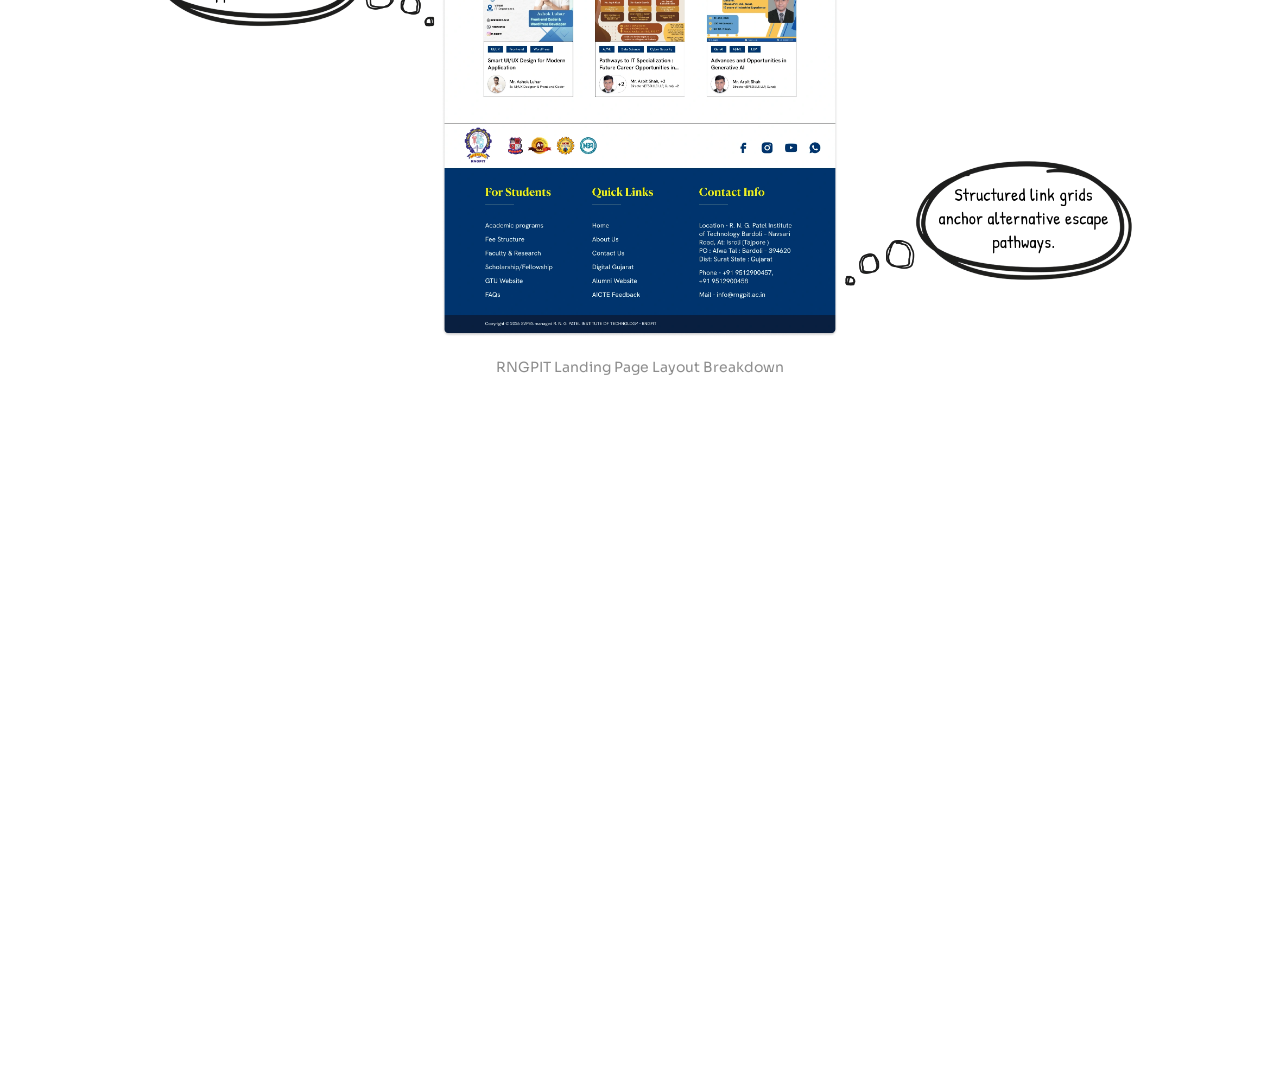
<file: work/DesignVault/RNGPIT/index.html>
<!DOCTYPE html>
<html lang="en">

<head>
    <meta charset="UTF-8">
    <meta name="viewport" content="width=device-width, initial-scale=1.0">
    <title>RNGPIT Landing Page Redesign | Sahil Pradhan</title>
    <link rel="preconnect" href="https://fonts.googleapis.com">
    <link rel="preconnect" href="https://fonts.gstatic.com" crossorigin>
    <link
        href="https://fonts.googleapis.com/css2?family=Bricolage+Grotesque:opsz,wght@12..96,200..800&family=Sora:wght@100..800&display=swap"
        rel="stylesheet">
    <link rel="stylesheet" href="style.css">
</head>

<body class="rngpit-body">

    <!-- Back Button -->
    <a href="../../../index.html#design-vault" class="back-btn" aria-label="Back to Design Vault">
        <svg viewBox="0 0 24 24" fill="none" stroke="currentColor" stroke-width="2" stroke-linecap="round"
            stroke-linejoin="round" width="20" height="20">
            <line x1="19" y1="12" x2="5" y2="12"></line>
            <polyline points="12 19 5 12 12 5"></polyline>
        </svg>
        <span>Back to Vault</span>
    </a>

    <!-- Page Content -->
    <main class="case-study-content">

        <!-- Hero Section -->
        <header class="cs-header reveal-item">
            <h1 class="cs-title">RNGPIT Landing Page Redesign</h1>
            <p class="cs-subtitle">A Fresh Gateway to Academic Excellence</p>
        </header>

        <!-- Overview Section -->
        <section class="cs-section reveal-item">
            <h2 class="cs-heading">Overview</h2>
            <div class="cs-text-block">
                <p>The RNGPIT Landing Page Redesign was executed as a rapid, high-intensity 1-week design sprint focused exclusively on reimagining the institution's primary digital front door. Academic portals frequently suffer from information bloat, burying critical conversion points under dense layers of administrative text.</p>
                <p>My singular task was to take a massive volume of disconnected institutional requirements and synthesize them into a single, high-converting, visually striking landing page. The objective was to balance the needs of prospective students looking for admissions with the credibility markers required by corporate recruiters and accrediting bodies.</p>
            </div>
        </section>

        <!-- Structural Implementation Strategy -->
        <section class="cs-section reveal-item">
            <h2 class="cs-heading">Structural Implementation Strategy</h2>
            <div class="cs-text-block">
                <p>To transform the institutional blueprint into a streamlined digital experience, the final layout organizes the college’s offerings into 10 distinct sections. Rather than relying on complex navigation, the interface follows a clear scroll-based hierarchy.</p>
                <p>The journey begins with a strong Hero Section featuring key impact metrics, followed by About Us and the Message from the Principal/Chairman to establish credibility and institutional identity. Once trust is built, the page shifts to its academic focus through the Academics (Programmes) grid.</p>
                <p>The lower half emphasizes validation and engagement through Our Recruiters, Why Choose Us?, and Accreditation & Recognition highlights, including achievements such as NAAC A+ status and placement milestones.</p>
                <p>The experience concludes with community-focused content, including an Admissions Spotlight, Past Events & Announcements, Upcoming Events, and a multi-column Footer that supports quick access to important information.</p>
                <p class="workspace-note">Figma Workspace Review Note: For detailed insights into the UX strategy, typography hierarchy, and layout decisions developed during this one-week sprint, please refer to the annotations and comments placed throughout the master frame.</p>
            </div>
        </section>

        <!-- Layout Breakdown Image -->
        <section class="cs-section reveal-item">
            <figure class="cs-image-wrapper">
                <img src="../../../assets/work/Design%20Vault/RNGPIT/rngpit-landing-page-breakdown.webp"
                    alt="RNGPIT Landing Page Layout Breakdown">
                <figcaption class="cs-figcaption">
                    RNGPIT Landing Page Layout Breakdown
                </figcaption>
            </figure>
        </section>

        <!-- Sprint Reflections & Takeaways -->
        <section class="cs-section reveal-item">
            <h2 class="cs-heading">Sprint Reflections &amp; Takeaways</h2>
            <div class="cs-text-block">
                <p>Executing a complete institutional layout transformation in just seven days proved that high information density does not have to create visual clutter. By replacing traditional academic complexity with a conversion-focused narrative scroll, the sprint delivered a cleaner and more engaging user experience.</p>
                <p>The final design successfully balanced the needs of prospective students, corporate recruiters, and institutional stakeholders within a single cohesive framework. This project demonstrates how agile design thinking can transform complex requirements into an intuitive, scannable, and modern digital experience under a tight deadline.</p>
            </div>
        </section>

        <!-- CTA Section / View Figma File Button -->
        <section class="cs-section reveal-item cta-section">
            <div class="figma-btn-wrapper">
                <span class="figma-btn-shadow"></span>
                <a href="https://www.figma.com/proto/ih76bycYFXFiUBOVoFDPA1/RNGPIT?node-id=218-157&viewport=-658%2C1306%2C0.24&t=QnbUgC2Bgn8eH3XO-1&scaling=min-zoom&content-scaling=fixed&page-id=0%3A1"
                    target="_blank" rel="noopener noreferrer" class="figma-btn-custom">
                    <span>View Figma File</span>
                    <svg width="24" height="24" viewBox="0 0 24 24" fill="none" class="figma-icon">
                        <path d="M8 24C10.208 24 12 22.208 12 20V16H8C5.792 16 4 17.792 4 20C4 22.208 5.792 24 8 24Z"
                            fill="#0ACF83" />
                        <path d="M4 12C4 9.792 5.792 8 8 8H12V16H8C5.792 16 4 14.208 4 12Z" fill="#A259FF" />
                        <path d="M4 4C4 1.792 5.792 0 8 0H12V8H8C5.792 8 4 6.208 4 4Z" fill="#F24E1E" />
                        <path d="M12 0H16C18.208 0 20 1.792 20 4C20 6.208 18.208 8 16 8H12V0Z" fill="#FF7262" />
                        <path d="M20 12C20 14.208 18.208 16 16 16C13.792 16 12 14.208 12 12C12 9.792 13.792 8 16 8C18.208 8 20 9.792 20 12Z"
                            fill="#1ABCFE" />
                    </svg>
                </a>
            </div>
        </section>

    </main>

    <script src="script.js"></script>
</body>

</html>
</file>
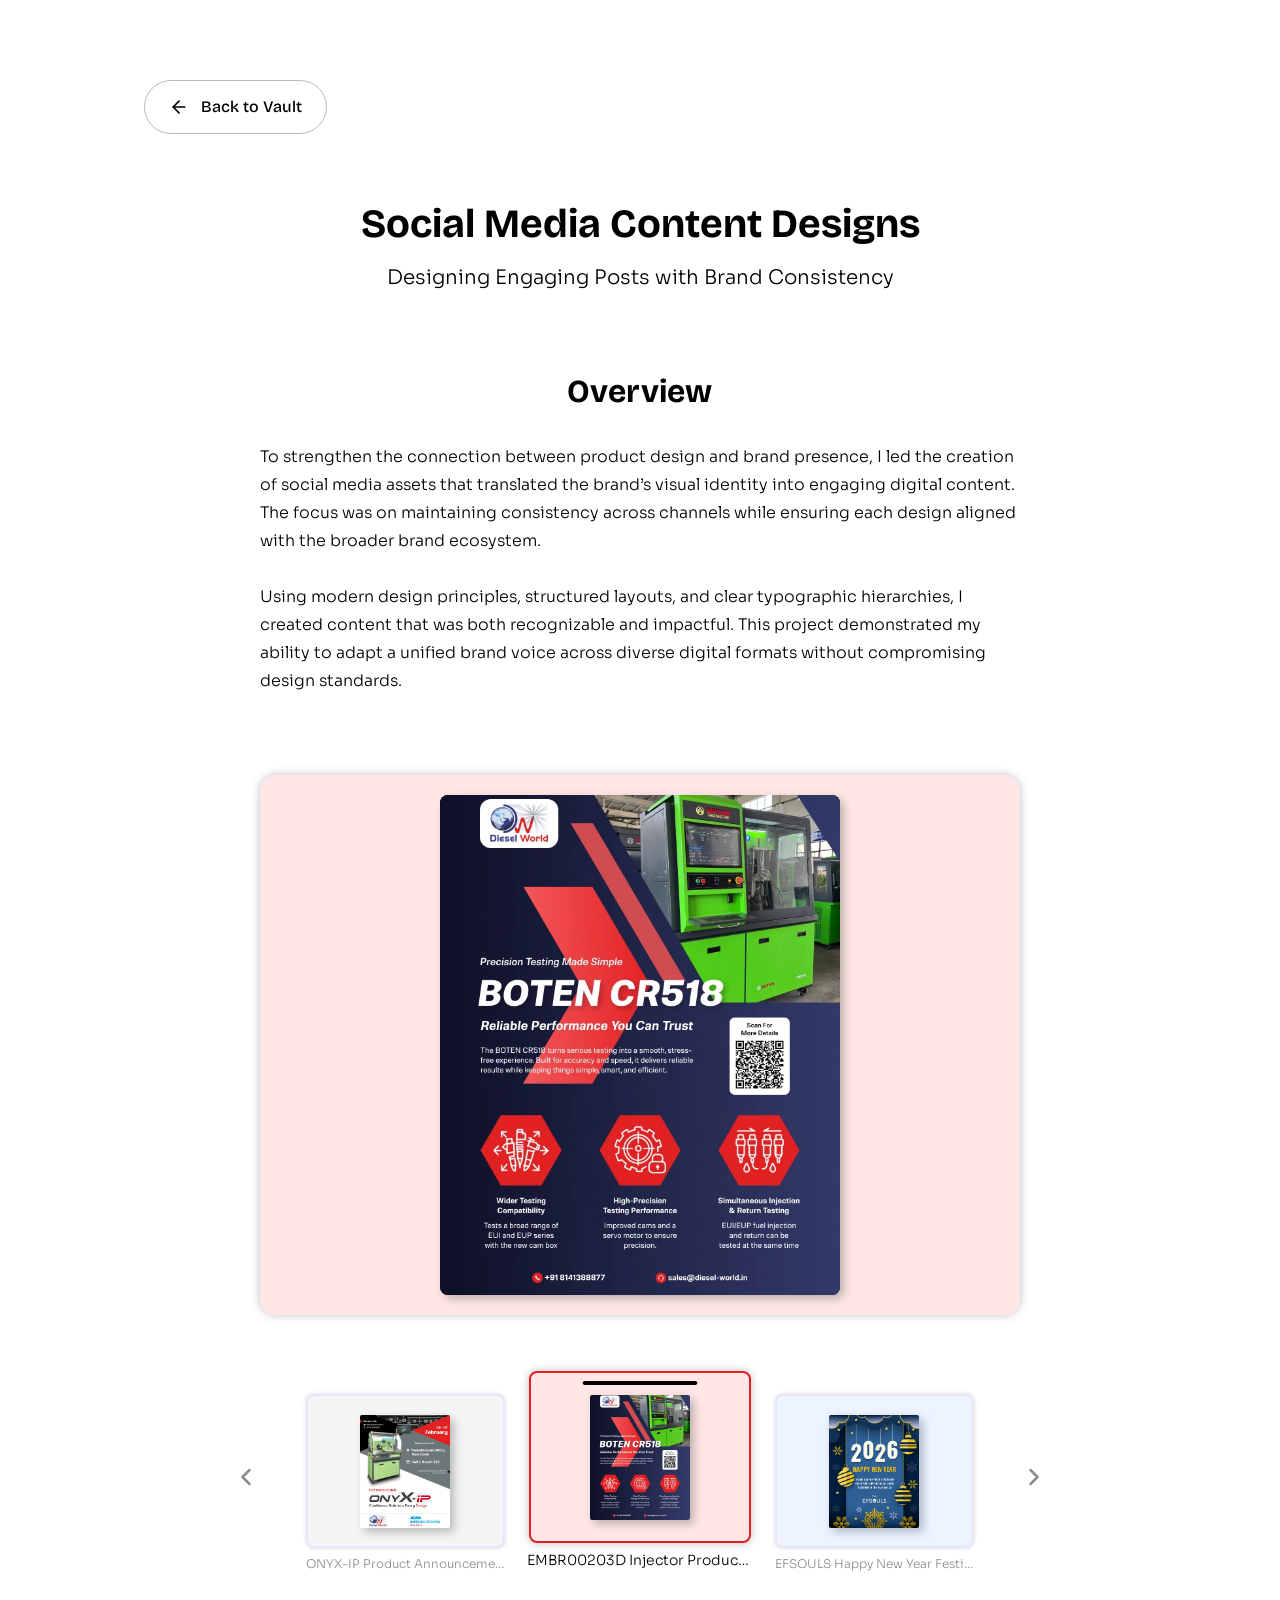
<file: work/DesignVault/SocialMediaDesign/index.html>
<!DOCTYPE html>
<html lang="en">

<head>
    <meta charset="UTF-8">
    <meta name="viewport" content="width=device-width, initial-scale=1.0">
    <title>Social Media Content Designs | Sahil Pradhan</title>
    <link rel="preconnect" href="https://fonts.googleapis.com">
    <link rel="preconnect" href="https://fonts.gstatic.com" crossorigin>
    <link
        href="https://fonts.googleapis.com/css2?family=Bricolage+Grotesque:opsz,wght@12..96,200..800&family=Sora:wght@100..800&display=swap"
        rel="stylesheet">
    <link rel="stylesheet" href="style.css">
</head>

<body class="social-design-body">

    <!-- Back Button -->
    <a href="../../../index.html#design-vault" class="back-btn" aria-label="Back to Design Vault">
        <svg viewBox="0 0 24 24" fill="none" stroke="currentColor" stroke-width="2" stroke-linecap="round"
            stroke-linejoin="round" width="20" height="20">
            <line x1="19" y1="12" x2="5" y2="12"></line>
            <polyline points="12 19 5 12 12 5"></polyline>
        </svg>
        <span>Back to Vault</span>
    </a>

    <!-- Page Content -->
    <main class="case-study-content">

        <!-- Hero Section -->
        <header class="cs-header reveal-item">
            <h1 class="cs-title">Social Media Content Designs</h1>
            <p class="cs-subtitle">Designing Engaging Posts with Brand Consistency</p>
        </header>

        <!-- Overview Section -->
        <section class="cs-section reveal-item">
            <h2 class="cs-heading">Overview</h2>
            <div class="cs-text-block">
                <p>To strengthen the connection between product design and brand presence, I led the creation of social media assets that translated the brand’s visual identity into engaging digital content. The focus was on maintaining consistency across channels while ensuring each design aligned with the broader brand ecosystem.</p>
                <p>Using modern design principles, structured layouts, and clear typographic hierarchies, I created content that was both recognizable and impactful. This project demonstrated my ability to adapt a unified brand voice across diverse digital formats without compromising design standards.</p>
            </div>
        </section>

        <!-- Gallery / Slider Section -->
        <section class="cs-section reveal-item slider-section">
            
            <!-- Main Display Area -->
            <div class="dv-gallery-display" id="gallery-display">
                <div class="dv-display-inner">
                    <img src="" alt="Active Poster" class="dv-display-img" id="active-poster-img">
                </div>
            </div>

            <!-- Carousel Controls & Thumbnails -->
            <div class="dv-carousel-controls">
                
                <!-- Left Chevron Button -->
                <button class="dv-nav-arrow dv-arrow-left" id="dv-prev-btn" aria-label="Previous Poster">
                    <svg width="24" height="24" viewBox="0 0 24 24" fill="none" xmlns="http://www.w3.org/2000/svg">
                        <path d="M15.5 19L8.5 12L15.5 5" stroke="currentColor" stroke-width="2.5" stroke-linecap="round" stroke-linejoin="round"/>
                    </svg>
                </button>

                <!-- Thumbnails Track container -->
                <div class="dv-thumbnails-container">
                    
                    <!-- Left Thumbnail (Previous) -->
                    <div class="dv-thumb-card-wrapper" id="prev-thumb-wrapper">
                        <button class="dv-thumb-card" id="prev-thumb-btn">
                            <img src="" alt="Previous Poster Thumbnail" class="dv-thumb-card-img">
                        </button>
                        <p class="dv-thumb-title" id="prev-thumb-title">Previous Post</p>
                    </div>

                    <!-- Middle Thumbnail (Active) -->
                    <div class="dv-thumb-card-wrapper active-wrapper" id="active-thumb-wrapper">
                        <button class="dv-thumb-card" id="active-thumb-btn">
                            <!-- Progress/Timer bar indicator -->
                            <div class="dv-timer-bar-container">
                                <div class="dv-timer-bar-fill" id="timer-bar-fill"></div>
                            </div>
                            <img src="" alt="Active Poster Thumbnail" class="dv-thumb-card-img">
                        </button>
                        <p class="dv-thumb-title active-title" id="active-thumb-title">Active Post</p>
                    </div>

                    <!-- Right Thumbnail (Next) -->
                    <div class="dv-thumb-card-wrapper" id="next-thumb-wrapper">
                        <button class="dv-thumb-card" id="next-thumb-btn">
                            <img src="" alt="Next Poster Thumbnail" class="dv-thumb-card-img">
                        </button>
                        <p class="dv-thumb-title" id="next-thumb-title">Next Post</p>
                    </div>

                </div>

                <!-- Right Chevron Button -->
                <button class="dv-nav-arrow dv-arrow-right" id="dv-next-btn" aria-label="Next Poster">
                    <svg width="24" height="24" viewBox="0 0 24 24" fill="none" xmlns="http://www.w3.org/2000/svg">
                        <path d="M8.5 5L15.5 12L8.5 19" stroke="currentColor" stroke-width="2.5" stroke-linecap="round" stroke-linejoin="round"/>
                    </svg>
                </button>

            </div>

        </section>

    </main>

    <script src="script.js"></script>
</body>

</html>
</file>
<file: css/styles.css>
/* ==========================================================================
   Global Design Tokens & Layout Scaffolding
   ========================================================================== */

:root {
    /* Color Tokens (Figma-Aligned Premium Light Mode) */
    --color-bg-primary: #fafafa;
    --color-bg-secondary: #ffffff;
    --color-bg-tertiary: #f3f3f3;

    --color-text-primary: #000000;
    --color-text-secondary: #2e2f2f;
    --color-text-muted: #636161;

    --color-primary: #121212;
    /* Primary Brand Anchor */
    --color-primary-hover: #2a2a2a;
    --color-accent: #007d2f;
    /* Accent Anchor (Badge border) */
    --color-accent-bg: #eefff4;
    /* Badge background */
    --color-accent-text: #038232;

    --color-border: #e2e2e2;
    --color-shadow: rgba(0, 0, 0, 0.15);

    /* 
       Figma Typography Mapping
    */
    --font-heading: "Bricolage Grotesque", sans-serif;
    --font-body: "Sora", sans-serif;
    --font-serif: "DM Serif Display", serif;
    --font-secondary-serif: "Lora", serif;

    /* Typography Scale */
    --font-size-xs: 0.75rem;
    --font-size-sm: 0.875rem;
    --font-size-base: 1rem;
    --font-size-lg: 1.125rem;
    --font-size-xl: 1.25rem;
    --font-size-2xl: 1.5rem;
    --font-size-3xl: 2rem;
    --font-size-4xl: 2.5rem;
    --font-size-5xl: 3.5rem;

    /* Spacing Scale (Mobile-First) */
    --space-1: 0.25rem;
    --space-2: 0.5rem;
    --space-3: 0.75rem;
    --space-4: 1rem;
    --space-6: 1.5rem;
    --space-8: 2rem;
    --space-12: 3rem;
    --space-16: 4rem;
    --space-24: 6rem;

    /* Design Details */
    --radius-sm: 4px;
    --radius-md: 8px;
    --radius-lg: 16px;
    --transition-fast: 0.2s cubic-bezier(0.16, 1, 0.3, 1);
    --transition-normal: 0.4s cubic-bezier(0.16, 1, 0.3, 1);
}

/* ==========================================================================
   CSS Reset & Base Rules
   ========================================================================== */
*,
*::before,
*::after {
    box-sizing: border-box;
    margin: 0;
    padding: 0;
}

html {
    scroll-behavior: smooth;
    -webkit-text-size-adjust: 100%;
}

body {
    background-color: var(--color-bg-primary);
    color: var(--color-text-primary);
    font-family: var(--font-body), -apple-system, BlinkMacSystemFont, "Segoe UI", Roboto, sans-serif;
    font-size: var(--font-size-base);
    line-height: 1.6;
    overflow-x: hidden;
    text-rendering: optimizeLegibility;
    -webkit-font-smoothing: antialiased;
}

a {
    color: inherit;
    text-decoration: none;
    transition: color var(--transition-fast);
}

ul {
    list-style: none;
}

img,
video {
    display: block;
    max-width: 100%;
    height: auto;
}

/* ==========================================================================
   Layout Containers
   ========================================================================== */
.section-container {
    width: 100%;
    max-width: 1200px;
    margin: 0 auto;
    padding: 0 var(--space-6);
}

section {
    padding: var(--space-16) 0;
}

/* ==========================================================================
   Typography Utilities
   ========================================================================== */
h1,
h2,
h3,
h4,
h5,
h6 {
    font-family: var(--font-heading), sans-serif;
    line-height: 1.2;
    font-weight: 700;
    color: var(--color-text-primary);
    margin-bottom: var(--space-4);
}

/* Specific Font Classes & Utilities */
.font-bricolage,
[class^="bricolage-grotesque-"] {
    font-family: var(--font-heading);
    font-optical-sizing: auto;
    font-variation-settings: "wdth" 100;
}

.dm-serif-display-regular,
.font-dm-serif {
    font-family: var(--font-serif);
    font-weight: 400;
    font-style: normal;
}

.dm-serif-display-regular-italic {
    font-family: var(--font-serif);
    font-weight: 400;
    font-style: italic;
}

.font-sora,
[class^="sora-"] {
    font-family: var(--font-body);
    font-optical-sizing: auto;
}

.font-lora,
[class^="lora-"] {
    font-family: var(--font-secondary-serif);
    font-optical-sizing: auto;
}

.section-title {
    font-size: var(--font-size-3xl);
    position: relative;
    padding-bottom: var(--space-3);
    margin-bottom: var(--space-8);
}

.section-title::after {
    content: '';
    position: absolute;
    bottom: 0;
    left: 0;
    width: 40px;
    height: 3px;
    background-color: var(--color-primary);
    border-radius: var(--radius-sm);
}

/* ==========================================================================
   Interactive & UI Elements
   ========================================================================== */
.btn {
    display: inline-block;
    padding: var(--space-3) var(--space-6);
    font-size: var(--font-size-sm);
    font-weight: 600;
    border-radius: var(--radius-md);
    cursor: pointer;
    transition: background-color var(--transition-fast), transform var(--transition-fast), box-shadow var(--transition-fast);
    border: none;
    text-align: center;
}

.btn-primary {
    background-color: var(--color-primary);
    color: #ffffff;
}

.btn-primary:hover {
    background-color: var(--color-primary-hover);
    transform: translateY(-1px);
    box-shadow: 0 4px 12px var(--color-shadow);
}

/* ==========================================================================
   Header & Navigation
   ========================================================================== */
/* ==========================================================================
   Header & Navigation
   ========================================================================== */
.site-header {
    position: fixed;
    top: 0;
    left: 0;
    right: 0;
    width: 100%;
    z-index: 1000;
    background-color: rgba(250, 250, 250, 0.8);
    backdrop-filter: blur(12px);
    -webkit-backdrop-filter: blur(12px);
    border-bottom: 1px solid transparent;
    transition: all var(--transition-normal);
}

.site-header.header-scrolled {
    top: 16px;
    left: 16px;
    right: 16px;
    width: auto;
    max-width: 1152px;
    margin: 0 auto;
    border-radius: 999px;
    background-color: rgba(250, 250, 250, 0.9);
    border: 1px solid var(--color-border);
    box-shadow: 0 8px 32px rgba(0, 0, 0, 0.08);
}

.header-container {
    max-width: 1152px;
    margin: 0 auto;
    padding: 0 24px;
    display: grid;
    grid-template-columns: 1fr auto 1fr;
    align-items: center;
    height: 80px;
    /* Reduced from 96px for sleeker layout */
    transition: height var(--transition-normal), padding var(--transition-normal);
}

.site-header.header-scrolled .header-container {
    height: 60px;
    /* Reduced from 64px for dynamic capsule tightness */
    padding: 0 24px;
}

@media (min-width: 1024px) {
    .header-container {
        padding: 0;
    }

    .site-header.header-scrolled .header-container {
        padding: 0 24px;
    }
}

.brand-logo {
    font-family: var(--font-heading);
    font-size: 26px;
    /* Reduced from 32px to align with nav links */
    font-weight: 500;
    color: var(--color-text-primary);
    text-decoration: none;
    letter-spacing: -0.02em;
    justify-self: start;
    display: flex;
    align-items: center;
    z-index: 1100;
    /* stays above mobile nav drawer */
}

/* Navigation Menu — Mobile-first overlay drawer */
.main-nav {
    position: fixed;
    top: 0;
    left: 0;
    width: 100vw;
    height: 100vh;
    background-color: rgba(250, 250, 250, 0.96);
    backdrop-filter: blur(20px);
    -webkit-backdrop-filter: blur(20px);
    z-index: 1050;
    display: flex;
    align-items: center;
    justify-content: center;
    /* Slide off to the right when closed */
    transform: translateX(100%);
    transition: transform var(--transition-normal);
    /* Prevent off-screen panel from eating pointer events */
    pointer-events: none;
}

.main-nav.is-active {
    transform: translateX(0);
    pointer-events: auto;
}

.nav-list {
    display: flex;
    flex-direction: column;
    align-items: center;
    gap: 32px;
}

.nav-link {
    font-family: var(--font-heading);
    font-size: 32px;
    font-weight: 500;
    color: var(--color-text-primary);
    text-decoration: none;
}

.nav-link:hover {
    color: var(--color-text-muted);
}

.header-actions {
    justify-self: end;
    display: flex;
    align-items: center;
    gap: 16px;
}

/* Connect Button */
.btn-connect {
    display: inline-block;
    position: relative;
    width: 159px;
    height: 48px;
    text-decoration: none;
    z-index: 1100;
}

.btn-connect-shadow {
    position: absolute;
    top: 4px;
    left: 4px;
    width: 159px;
    height: 48px;
    background-color: #121212;
    border-radius: 999px;
    z-index: 1;
}

.btn-connect-main {
    position: absolute;
    top: 0;
    left: 0;
    width: 159px;
    height: 48px;
    background-color: #ffffff;
    border: 0.5px solid #636161;
    color: #000000;
    font-family: var(--font-heading);
    font-size: 20px;
    font-weight: 400;
    border-radius: 999px;
    display: flex;
    align-items: center;
    justify-content: center;
    z-index: 2;
    transition: transform var(--transition-fast), background-color var(--transition-fast);
}

.btn-connect:hover .btn-connect-main {
    transform: translate(2px, 2px);
    background-color: #f8f8f8;
}

.btn-connect:active .btn-connect-main {
    transform: translate(4px, 4px);
}

/* Hamburger Trigger */
.hamburger-btn {
    /* Use isolation so its z-index stack is independent from siblings */
    position: relative;
    isolation: isolate;
    display: flex;
    flex-direction: column;
    justify-content: space-between;
    width: 44px;
    height: 44px;
    /* Padding centres the 24×18 bar area inside the 44×44 touch target */
    padding: 13px 10px;
    background: transparent;
    border: none;
    cursor: pointer;
    z-index: 1100;
}

.hamburger-bar {
    width: 100%;
    height: 3px;
    background-color: var(--color-text-primary);
    border-radius: 99px;
    transition: transform var(--transition-fast), opacity var(--transition-fast);
}

.hamburger-btn.is-active .hamburger-bar:nth-child(1) {
    transform: translateY(7.5px) rotate(45deg);
}

.hamburger-btn.is-active .hamburger-bar:nth-child(2) {
    opacity: 0;
}

.hamburger-btn.is-active .hamburger-bar:nth-child(3) {
    transform: translateY(-7.5px) rotate(-45deg);
}

/* Desktop Navigation Restorations */
@media (min-width: 768px) {
    .hamburger-btn {
        display: none;
    }

    .main-nav {
        position: static;
        width: auto;
        height: auto;
        background-color: transparent;
        backdrop-filter: none;
        -webkit-backdrop-filter: none;
        display: block;
        justify-self: center;
        /* Centers navigation in the middle grid column */
        padding: 0;
        z-index: auto;
        transition: none;
        transform: none;
        /* Restore pointer events unconditionally on desktop */
        pointer-events: auto;
    }

    .nav-list {
        flex-direction: row;
        gap: 32px;
    }

    .nav-link {
        font-size: 24px;
        font-weight: 400;
    }
}

@media (max-width: 767px) {
    .header-container {
        grid-template-columns: 1fr auto;
    }

    .brand-logo {
        font-size: 24px;
    }

    .btn-connect {
        width: 130px;
        height: 40px;
    }

    .btn-connect-shadow,
    .btn-connect-main {
        width: 130px;
        height: 40px;
        font-size: 16px;
    }

    .btn-connect-shadow {
        top: 3px;
        left: 3px;
    }
}

/* ==========================================================================
   Hero Section
   ========================================================================== */
.hero-section {
    min-height: 100vh;
    display: flex;
    align-items: center;
    padding-top: 110px;
    /* Offset for header default height */
    padding-bottom: 48px;
    background-color: var(--color-bg-primary);
    box-sizing: border-box;
}

.hero-container {
    display: flex;
    flex-direction: column;
    gap: 32px;
    align-items: center;
    width: 100%;
    max-width: 1152px;
    margin: 0 auto;
}

.hero-left {
    width: 100%;
    display: flex;
    flex-direction: column;
    align-items: flex-start;
}

/* Mobile-First Scalable Badge */
.badge-open-work {
    display: inline-flex;
    align-items: center;
    gap: var(--space-2);
    background-color: var(--color-accent-bg);
    border: 1.5px solid var(--color-accent);
    border-radius: 999px;
    padding: 8px 16px;
    margin-bottom: 24px;
}

.badge-icon {
    width: 14px;
    height: 14px;
}

.badge-text {
    font-family: var(--font-heading);
    font-weight: 500;
    font-size: clamp(12px, 2.8vw, 16px);
    color: var(--color-accent-text);
    letter-spacing: normal;
    text-transform: uppercase;
}

.badge-divider {
    display: inline-block;
    width: 1px;
    height: 14px;
    background-color: var(--color-accent);
    opacity: 0.5;
}

/* Typography alignment and sizes */
.hero-title {
    font-family: var(--font-heading);
    font-weight: 700;
    font-size: 42px;
    font-size: clamp(38px, 6.6vw, 96px);
    color: #000000;
    line-height: 1.1;
    letter-spacing: 0.05em;
    /* 4.8px tracking on 96px title */
    margin-bottom: 8px;
}

.hero-subtitle {
    font-family: var(--font-serif);
    font-style: italic;
    font-weight: 400;
    font-size: 32px;
    font-size: clamp(30px, 5.5vw, 80px);
    color: #1a1a1a;
    line-height: 1.1;
    margin-bottom: 24px;
    /* Reduced to pull description close */
}

.hero-description {
    font-family: var(--font-body);
    font-weight: 400;
    font-size: 16px;
    font-size: clamp(15px, 1.4vw, 20px);
    line-height: 1.6;
    color: #2e2f2f;
    max-width: 750px;
}

.hero-right {
    display: flex;
    justify-content: center;
    align-items: center;
    width: 100%;
}

.hero-image-wrapper {
    position: relative;
    width: 100%;
    max-width: 368px;
    aspect-ratio: 368 / 456;
    border-radius: 0;
    overflow: hidden;
}

.hero-image {
    width: 100%;
    height: 100%;
    object-fit: cover;
    display: block;
}

/* Desktop & Tablet Viewport Constraints (Above-the-Fold Alignment) */
@media (min-width: 768px) {
    .hero-section {
        height: 100vh;
        min-height: 650px;
        padding-top: 96px;
        /* standard desktop header height */
        padding-bottom: 40px;
        overflow: hidden;
    }

    .hero-container {
        height: 100%;
        flex-direction: row;
        justify-content: space-between;
        gap: 40px;
        align-items: center;
    }

    .hero-left {
        flex: 1;
        max-width: 600px;
    }

    .hero-right {
        width: auto;
        flex-shrink: 0;
        height: 100%;
    }

    .hero-image-wrapper {
        height: 100%;
        max-height: min(456px, 60vh);
        /* Cap image scale dynamically by viewport height */
        width: auto;
    }

    .badge-open-work {
        gap: 10px;
        border-width: 2px;
        padding: 12px 24px;
        margin-bottom: 24px;
    }

    .badge-icon {
        width: 16px;
        height: 16px;
    }

    .badge-text {
        font-size: 20px;
    }

    .badge-divider {
        height: 20px;
    }
}

@media (min-width: 1024px) {
    .hero-container {
        gap: 60px;
    }

    .hero-left {
        max-width: 750px;
    }
}

/* ==========================================================================
   Featured Projects Section
   ========================================================================== */
.projects-section {
    padding: var(--space-16) 0;
    scroll-margin-top: 112px;
    /* capsule navbar scroll offset */
    background-color: var(--color-bg-primary);
}

.projects-header {
    margin-bottom: 48px;
    text-align: left;
}

.projects-subtitle {
    font-family: var(--font-serif);
    font-style: italic;
    font-weight: 400;
    font-size: 20px;
    color: var(--color-text-secondary);
    margin-bottom: 8px;
}

.projects-title {
    font-family: var(--font-heading);
    font-weight: 700;
    font-size: clamp(32px, 4vw, 40px);
    color: var(--color-text-primary);
    margin: 0;
}

.projects-grid {
    display: grid;
    grid-template-columns: 1fr;
    gap: 48px;
}

/* Project Card */
.project-card {
    display: flex;
    flex-direction: column;
    align-items: flex-start;
    text-decoration: none;
    color: inherit;
}

.project-image-container {
    position: relative;
    width: 100%;
    aspect-ratio: 3 / 2;
    border-radius: 12px;
    overflow: hidden;
    background-color: var(--color-bg-tertiary);
    margin-bottom: 24px;
    box-shadow: 0 4px 20px rgba(0, 0, 0, 0.02);
    transition: transform var(--transition-normal), box-shadow var(--transition-normal);
}

.project-image {
    width: 100%;
    height: 100%;
    object-fit: cover;
    display: block;
    transition: transform var(--transition-normal);
}

.project-card:hover .project-image-container {
    transform: translateY(-6px);
    box-shadow: 0 16px 32px rgba(0, 0, 0, 0.08);
}

.project-card:hover .project-image {
    transform: scale(1.04);
}

/* Card Badge Overlay */
.project-badge {
    position: absolute;
    top: 16px;
    left: 16px;
    background-color: rgba(255, 255, 255, 0.9);
    backdrop-filter: blur(8px);
    -webkit-backdrop-filter: blur(8px);
    border: 0.5px solid var(--color-border);
    padding: 6px 12px;
    border-radius: 999px;
    z-index: 10;
}

.project-badge-text {
    font-family: var(--font-heading);
    font-size: 12px;
    font-weight: 500;
    color: #000000;
    text-transform: uppercase;
    letter-spacing: 0.03em;
}

/* Card Typography */
.project-title {
    font-family: var(--font-heading);
    font-size: 24px;
    font-weight: 500;
    color: var(--color-text-primary);
    margin-bottom: 8px;
    text-decoration: none;
    transition: color var(--transition-fast);
}

.project-title:hover {
    color: var(--color-text-muted);
}

.project-description {
    font-family: var(--font-body);
    font-size: 14px;
    line-height: 1.6;
    color: var(--color-text-secondary);
    margin: 0;
}

/* Responsive Grid and Alignments */
@media (min-width: 768px) {
    .projects-grid {
        grid-template-columns: repeat(2, 1fr);
        gap: 96px 40px;
        /* Increased row gap to 96px for tablet layout breathing room */
    }
}

@media (min-width: 1024px) {
    .projects-grid {
        gap: 120px 48px;
        /* Increased row gap to 120px for desktop layouts */
    }
}

/* ==========================================================================
   About Me Section & Image Stack Card Deck
   ========================================================================== */
.about-section {
    padding: var(--space-16) 0;
    background-color: var(--color-bg-secondary);
    scroll-margin-top: 112px;
}

.about-container {
    display: flex;
    flex-direction: column;
    gap: 48px;
    align-items: center;
    width: 100%;
    max-width: 1152px;
    margin: 0 auto;
    padding: 0 24px;
}

@media (min-width: 1024px) {
    .about-container {
        padding: 0;
    }
}

.about-left {
    width: 100%;
    display: flex;
    flex-direction: column;
    align-items: flex-start;
}

.about-subtitle {
    font-family: var(--font-serif);
    font-style: italic;
    font-weight: 400;
    font-size: 20px;
    color: var(--color-text-secondary);
    margin-bottom: 8px;
}

.about-title {
    font-family: var(--font-heading);
    font-weight: 700;
    font-size: clamp(32px, 4vw, 40px);
    color: var(--color-text-primary);
    margin-bottom: 32px;
}

.about-heading {
    font-family: var(--font-heading);
    font-weight: 600;
    font-size: 28px;
    color: var(--color-text-primary);
    margin-bottom: 16px;
}

.about-description {
    font-family: var(--font-body);
    font-size: 16px;
    line-height: 1.6;
    color: #374151;
    /* Aligned with Figma metadata #374151 */
    margin-bottom: 24px;
    max-width: 600px;
}

.about-description:last-child {
    margin-bottom: 0;
}

.about-right {
    width: 100%;
    display: flex;
    justify-content: center;
    align-items: center;
    position: relative;
    padding: 32px 0;
}

/* Image Stack Deck */
.image-stack-deck {
    position: relative;
    width: 300px;
    height: 400px;
}

.card-stack-card {
    position: absolute;
    top: 0;
    left: 0;
    width: 100%;
    height: 100%;
    border-radius: 16px;
    overflow: hidden;
    box-shadow: 0 8px 30px rgba(0, 0, 0, 0.08);
    border: 4px solid #ffffff;
    background-color: #ffffff;
    transition: transform var(--transition-normal), opacity var(--transition-normal), z-index var(--transition-fast);
    user-select: none;
    -webkit-user-drag: none;
}

.card-image {
    width: 100%;
    height: 100%;
    object-fit: cover;
    display: block;
    user-select: none;
    -webkit-user-drag: none;
    pointer-events: none;
}

/* Default stack positioning offsets */
.card-stack-card[data-card-index="0"] {
    transform: rotate(0deg);
}

.card-stack-card[data-card-index="1"] {
    transform: rotate(-3deg) translate(-8px, -4px);
}

.card-stack-card[data-card-index="2"] {
    transform: rotate(3deg) translate(8px, 4px);
}

/* Autoplay keyframes for mobile auto-rotation */
.card-stack-card.swipe-auto {
    animation: swipeAutoKeyframe 0.5s cubic-bezier(0.16, 1, 0.3, 1) forwards;
}

@keyframes swipeAutoKeyframe {
    0% {
        transform: translateX(0) rotate(0deg);
        opacity: 1;
    }

    50% {
        transform: translateX(130%) rotate(10deg);
        opacity: 0;
    }

    100% {
        transform: translateX(0) rotate(3deg);
        opacity: 0;
    }
}

/* Custom Drag Cursor Badge */
.custom-drag-cursor {
    position: absolute;
    width: 80px;
    height: 36px;
    background-color: #121212;
    color: #ffffff;
    font-family: var(--font-heading);
    font-size: 14px;
    font-weight: 500;
    border-radius: 999px;
    display: flex;
    align-items: center;
    justify-content: center;
    pointer-events: none;
    z-index: 1200;
    opacity: 0;
    transform: translate(-50%, -50%) scale(0.8);
    transition: opacity var(--transition-fast), transform var(--transition-fast);
}

.custom-drag-cursor.is-visible {
    opacity: 1;
    transform: translate(-50%, -50%) scale(1);
}

.custom-drag-cursor.is-dragging {
    background-color: var(--color-accent-text);
    transform: translate(-50%, -50%) scale(1.1);
}

/* Desktop & Tablet Layouts */
@media (min-width: 768px) {
    .about-container {
        flex-direction: row;
        justify-content: space-between;
        gap: 60px;
        align-items: center;
    }

    .about-left {
        flex: 1.2;
    }

    .about-right {
        flex: 0.8;
        justify-content: flex-end;
        padding-right: 40px;
    }

    .image-stack-deck {
        width: 300px;
        height: 400px;
        cursor: none;
        /* Hide default cursor only on desktop stacks */
    }

    .card-stack-card {
        touch-action: none;
        /* Block page scroll only when cards are interactive/draggable */
    }
}

@media (min-width: 1024px) {
    .about-container {
        gap: 120px;
    }

    .about-right {
        padding-right: 60px;
    }
}

/* ==========================================================================
   Footer — Figma node 289:172
   ========================================================================== */
.site-footer {
    background-color: #1a1a1a;
    width: 100%;
    overflow: hidden;
}

.footer-container {
    max-width: 1440px;
    margin: 0 auto;
    padding: 48px 144px;
    display: flex;
    flex-direction: column;
    gap: 0;
}

/* ---------- Upper Tier ---------- */
.footer-upper {
    display: flex;
    justify-content: space-between;
    align-items: flex-start;
    gap: 24px;
    padding-bottom: 32px;
}

.footer-cta-title {
    font-family: 'Bricolage Grotesque', sans-serif;
    font-weight: 600;
    font-size: 40px;
    line-height: 1.15;
    color: #f5f5f5;
    margin: 0;
    letter-spacing: -0.01em;
}

.footer-nav {
    display: flex;
    flex-direction: column;
    align-items: flex-end;
    gap: 0;
    padding-top: 8px;
}

.footer-nav-link {
    font-family: 'Sora', sans-serif;
    font-weight: 600;
    font-size: 20px;
    line-height: 32px;
    color: #f5f5f5;
    text-decoration: none;
    transition: opacity 0.2s ease;
    white-space: nowrap;
}

.footer-nav-link:hover {
    opacity: 0.65;
}

/* ---------- Divider ---------- */
.footer-divider {
    border: none;
    border-top: 1px solid #f5f5f5;
    margin: 0;
    opacity: 0.25;
}

/* ---------- Lower Tier ---------- */
.footer-lower {
    display: flex;
    justify-content: space-between;
    align-items: center;
    gap: 24px;
    padding-top: 28px;
}

/* Email pill button */
.email-pill-btn {
    display: inline-flex;
    align-items: center;
    gap: 10px;
    font-family: 'Sora', sans-serif;
    font-weight: 400;
    font-size: 16px;
    line-height: 32px;
    color: #ffffff;
    text-decoration: none;
    border: 1px solid #f5f5f5;
    border-radius: 999px;
    padding: 12px 24px;
    background: transparent;
    white-space: nowrap;
    transition: background 0.22s ease, color 0.22s ease, border-color 0.22s ease;
}

.email-pill-btn:hover {
    background: #f5f5f5;
    color: #1a1a1a;
    border-color: #f5f5f5;
}

.email-pill-btn .arrow {
    display: flex;
    align-items: center;
    flex-shrink: 0;
}

/* Social icons row */
.footer-socials {
    display: flex;
    align-items: center;
    gap: 16px;
}

.footer-social-link {
    display: flex;
    align-items: center;
    justify-content: center;
    width: 32px;
    height: 32px;
    color: #f5f5f5;
    text-decoration: none;
    flex-shrink: 0;
    transition: opacity 0.2s ease, transform 0.2s ease;
}

.footer-social-link:hover {
    opacity: 0.65;
    transform: translateY(-2px);
}

.footer-social-icon {
    width: 32px;
    height: 32px;
    display: block;
}

/* ---------- Mobile Responsive ---------- */
@media (max-width: 767px) {
    .footer-container {
        padding: 40px 24px;
    }

    .footer-upper {
        flex-direction: column;
        align-items: flex-start;
        gap: 20px;
        padding-bottom: 24px;
    }

    .footer-cta-title {
        font-size: 28px;
    }

    .footer-nav {
        flex-direction: row;
        align-items: center;
        gap: 24px;
        padding-top: 0;
    }

    .footer-nav-link {
        font-size: 16px;
    }

    .footer-lower {
        flex-direction: column;
        align-items: flex-start;
        gap: 20px;
        padding-top: 24px;
    }

    .email-pill-btn {
        font-size: 14px;
        padding: 10px 18px;
        gap: 8px;
    }

    .footer-socials {
        gap: 20px;
    }

    .footer-social-link,
    .footer-social-icon {
        width: 28px;
        height: 28px;
    }
}

/* ---------- Large desktop clamp ---------- */
@media (min-width: 1440px) {
    .footer-container {
        padding: 48px 144px;
    }
}

/* ==========================================================================
   Responsive Breakpoints & Media Queries (Mobile-First)
   ========================================================================== */

/* Tablet & Small Desktop (768px and up) */
@media (min-width: 768px) {
    :root {
        --font-size-3xl: 2.5rem;
        --font-size-4xl: 3.5rem;
        --font-size-5xl: 4.5rem;
    }
}

/* Large Desktop (1024px and up) */
@media (min-width: 1024px) {
    :root {
        --font-size-4xl: 4rem;
        --font-size-5xl: 5.5rem;
    }
}

/* ==========================================================================
   Connect With Me Modal Portal & Overrides
   ========================================================================== */
.modal-overlay {
    position: fixed;
    top: 0;
    left: 0;
    width: 100vw;
    height: 100vh;
    z-index: 2000;
    display: flex;
    align-items: center;
    justify-content: center;
    background: rgba(10, 25, 47, 0.6);
    /* Translucent premium deep blue tint */
    backdrop-filter: blur(8px);
    /* Smooth background focal blur */
    -webkit-backdrop-filter: blur(8px);
    opacity: 0;
    pointer-events: none;
    transition: opacity 0.4s cubic-bezier(0.16, 1, 0.3, 1);
}

.modal-overlay.is-active {
    opacity: 1;
    pointer-events: auto;
}

.connect-modal-card {
    background-color: #ffffff;
    border-radius: 24px;
    padding: 80px;
    display: flex;
    flex-direction: column;
    align-items: center;
    gap: 64px;
    position: relative;
    max-width: 788px;
    width: calc(100% - 48px);
    box-shadow: 0 24px 64px rgba(0, 0, 0, 0.15);
    transform: scale(0.9) translateY(20px);
    transition: transform 0.4s cubic-bezier(0.16, 1, 0.3, 1);
}

.modal-overlay.is-active .connect-modal-card {
    transform: scale(1) translateY(0);
}

.modal-close-btn {
    position: absolute;
    top: 40px;
    right: 40px;
    background: none;
    border: none;
    cursor: pointer;
    width: 40px;
    height: 40px;
    padding: 0;
    display: flex;
    align-items: center;
    justify-content: center;
    border-radius: 50%;
    transition: background-color var(--transition-fast), transform var(--transition-fast);
}

.modal-close-btn:hover {
    background-color: rgba(0, 0, 0, 0.05);
    transform: rotate(90deg);
}

.modal-close-btn img {
    width: 24px;
    height: 24px;
}

.modal-title {
    font-family: var(--font-heading);
    font-size: 32px;
    font-weight: 600;
    color: #000000;
    text-align: center;
    margin: 0;
    letter-spacing: -0.02em;
    font-variation-settings: "opsz" 14, "wdth" 100;
}

.modal-social-grid {
    display: flex;
    gap: 32px;
    align-items: center;
    justify-content: center;
}

.social-card {
    background-color: #efefef;
    border-radius: 16px;
    width: 100px;
    height: 100px;
    display: flex;
    align-items: center;
    justify-content: center;
    transition: transform var(--transition-normal), background-color var(--transition-fast), box-shadow var(--transition-normal);
}

.social-card:hover {
    background-color: #f7f7f7;
    transform: translateY(-4px) scale(1.05);
    box-shadow: 0 12px 24px rgba(0, 0, 0, 0.08);
}

.social-icon-wrapper {
    width: 56px;
    height: 56px;
    display: flex;
    align-items: center;
    justify-content: center;
    transition: transform var(--transition-fast);
}

.social-card:hover .social-icon-wrapper {
    transform: scale(1.1);
}

.social-icon {
    width: 100%;
    height: 100%;
    object-fit: contain;
}

/* Connect Modal Responsive Breakpoints */
@media (max-width: 767px) {
    .connect-modal-card {
        padding: 48px 12px;
        gap: 32px;
    }

    .modal-close-btn {
        top: 16px;
        right: 16px;
        width: 32px;
        height: 32px;
    }

    .modal-close-btn img {
        width: 18px;
        height: 18px;
    }

    .modal-title {
        font-size: 24px;
    }

    .modal-social-grid {
        gap: 8px;
        flex-wrap: nowrap;
        /* Ensure they stay on a single row */
    }

    .social-card {
        width: 50px;
        height: 50px;
        border-radius: 10px;
    }

    .social-icon-wrapper {
        width: 26px;
        height: 26px;
    }
}

/* Custom Link Overlay */
.project-image-link {
    position: absolute;
    inset: 0;
    z-index: 10;
    background: transparent;
    border: none;
    cursor: pointer;
}

/* ==========================================================================
   Design Vault — Design Vault Title Button Reset
   ========================================================================== */
.design-vault-title-btn {
    background: none;
    border: none;
    padding: 0;
    cursor: pointer;
    text-align: left;
    font-family: var(--font-heading);
    font-size: 24px;
    font-weight: 500;
    color: var(--color-text-primary);
    margin-bottom: 8px;
    transition: color var(--transition-fast);
    line-height: inherit;
}

.design-vault-title-btn:hover {
    color: var(--color-text-muted);
}

/* ==========================================================================
   Design Vault Modal
   Figma: Portfolio-2026 → Design Vault Modal (node 265:6246)
   Panel: 1360 × 820px, white, centered over full-page blurred overlay
   ========================================================================== */

/* ── Overlay backdrop ── */
.dv-modal-overlay {
    position: fixed;
    inset: 0;
    z-index: 9000;
    background: rgba(141, 141, 141, 0.72);
    backdrop-filter: blur(16px);
    -webkit-backdrop-filter: blur(16px);
    display: flex;
    align-items: center;
    justify-content: center;
    /* Hidden state */
    opacity: 0;
    visibility: hidden;
    transition: opacity 0.35s cubic-bezier(0.16, 1, 0.3, 1),
        visibility 0.35s cubic-bezier(0.16, 1, 0.3, 1);
}

.dv-modal-overlay.is-open {
    opacity: 1;
    visibility: visible;
}

/* ── White modal panel ── */
.dv-modal-panel {
    position: relative;
    background: #ffffff;
    width: 1360px;
    max-width: calc(100vw - 48px);
    max-height: calc(100vh - 48px);
    overflow-y: auto;
    border-radius: 24px;
    padding: 64px 116px 80px;
    /* Entry animation */
    transform: translateY(24px) scale(0.98);
    transition: transform 0.35s cubic-bezier(0.16, 1, 0.3, 1);
}

.dv-modal-overlay.is-open .dv-modal-panel {
    transform: translateY(0) scale(1);
}

/* ── Close button (top-right, 40×40 circle) ── */
.dv-close-btn {
    position: absolute;
    top: 40px;
    right: 40px;
    width: 40px;
    height: 40px;
    padding: 0;
    background: none;
    border: none;
    cursor: pointer;
    display: flex;
    align-items: center;
    justify-content: center;
    border-radius: 50%;
    transition: transform 0.2s ease, opacity 0.2s ease;
    z-index: 1;
}

.dv-close-btn:hover {
    transform: scale(1.1);
    opacity: 0.8;
}

/* ── Header text block ── */
.dv-modal-header {
    text-align: center;
    margin-bottom: 56px;
}

/* Figma: Bricolage Grotesque Bold 40px */
.dv-modal-title {
    font-family: var(--font-heading);
    font-size: 40px;
    font-weight: 700;
    color: #000000;
    line-height: normal;
    margin: 0 0 16px;
    white-space: nowrap;
}

/* Figma: Sora Light 20px / 28px */
.dv-modal-subtitle {
    font-family: var(--font-body);
    font-size: 20px;
    font-weight: 300;
    line-height: 28px;
    color: #000000;
    margin: 0;
}

/* ── 3-column projects grid ── */
.dv-projects-grid {
    display: grid;
    grid-template-columns: repeat(3, 344px);
    gap: 0 44px;
    justify-content: center;
}

/* ── Individual project card ── */
.dv-project-item {
    display: flex;
    flex-direction: column;
}

/* ── Thumbnail container (234 × 344px per Figma) ── */
.dv-project-thumb {
    width: 344px;
    height: 234px;
    overflow: hidden;
    position: relative;
    margin-bottom: 16px;
    background: #f3f4f6;
    border-radius: 0;
}

/* Default: object-fit cover for social/daily ui */
.dv-thumb-img {
    position: absolute;
    inset: 0;
    width: 100%;
    height: 100%;
    display: block;
}

.dv-thumb-img--cover {
    object-fit: cover;
    object-position: center top;
}

/* RNGPIT: contain so the laptop mockup is fully visible */
.dv-thumb-img--fit {
    object-fit: contain;
    object-position: center center;
}

/* Light blue-grey bg for RNGPIT card (matches Figma #b0c8e4-ish overlay) */
.dv-thumb-rngpit {
    background: #c8dff5;
}

/* White bg for daily ui (Figma: bg-white) */
.dv-thumb-dailyui {
    background: #ffffff;
}

/* ── Project name ── */
/* Figma: Bricolage Grotesque Medium 20px */
.dv-project-name {
    font-family: var(--font-heading);
    font-size: 20px;
    font-weight: 500;
    color: #000000;
    line-height: normal;
    margin: 0 0 8px;
    white-space: nowrap;
}

/* ── Project description ── */
/* Figma: Sora Regular 14px, color #374151, 2-line ellipsis clamp */
.dv-project-desc {
    font-family: var(--font-body);
    font-size: 14px;
    font-weight: 400;
    line-height: 1.55;
    color: #374151;
    margin: 0;
    display: -webkit-box;
    /* -webkit-line-clamp: 2; */
    -webkit-box-orient: vertical;
    overflow: hidden;
    text-overflow: ellipsis;
}

/* ── Responsive: tablet & mobile ── */
@media (max-width: 1200px) {
    .dv-modal-panel {
        padding: 48px 48px 64px;
    }

    .dv-projects-grid {
        grid-template-columns: repeat(3, 1fr);
        gap: 0 24px;
    }

    .dv-project-thumb {
        width: 100%;
    }
}

@media (max-width: 768px) {
    .dv-modal-panel {
        padding: 56px 24px 48px;
    }

    .dv-modal-title {
        font-size: 28px;
        white-space: normal;
    }

    .dv-modal-subtitle {
        font-size: 16px;
    }

    .dv-modal-header {
        margin-bottom: 32px;
    }

    .dv-projects-grid {
        grid-template-columns: 1fr;
        gap: 40px 0;
    }

    .dv-project-thumb {
        width: 100%;
        height: 200px;
    }

    .dv-project-name {
        font-size: 18px;
        white-space: normal;
    }

    .dv-close-btn {
        top: 16px;
        right: 16px;
    }
}

/* ── Design Vault Link hover styles ── */
.dv-project-link-wrapper {
    transition: transform 0.3s cubic-bezier(0.16, 1, 0.3, 1);
}
.dv-project-link-wrapper:hover {
    transform: translateY(-6px);
}
.dv-project-link-wrapper:hover .dv-project-name {
    color: #8d8d8d;
}
.dv-project-link-wrapper .dv-thumb-img {
    transition: transform 0.3s cubic-bezier(0.16, 1, 0.3, 1);
}
.dv-project-link-wrapper:hover .dv-thumb-img {
    transform: scale(1.04);
}
</file>
<file: work/CareOS/style.css>
/* 
    CareOS Custom Styles
    Matches Figma Design: Portfolio-2026 > CareOS Project
*/

:root {
    --color-bg: #FFFFFF;
    --color-text-main: #000000;
    --color-text-muted: #8d8d8d;
    --color-lora: #1a1a1a;
    --font-heading: 'Bricolage Grotesque', sans-serif;
    --font-body: 'Sora', sans-serif;
    --border-color: rgba(0, 0, 0, 0.1);
}

body.careos-body {
    background-color: var(--color-bg);
    color: var(--color-text-main);
    font-family: var(--font-body);
    font-weight: 300;
    margin: 0;
    padding: 0;
    line-height: 28px;
    overflow-x: hidden;
}

/* ── Back Button (Figma: Bricolage Medium 16px, border #bababa) ── */
.back-btn {
    position: fixed;
    top: 32px;
    left: 32px;
    z-index: 9999;
    display: inline-flex;
    align-items: center;
    justify-content: center;
    gap: 12px;
    padding: 12px 24px;
    border-radius: 999px;
    background: rgba(255, 255, 255, 0.85);
    backdrop-filter: blur(10px);
    -webkit-backdrop-filter: blur(10px);
    border: 1px solid #bababa;
    color: var(--color-text-main);
    font-family: var(--font-heading);
    font-weight: 500;
    font-size: 16px;
    text-decoration: none;
    transition: transform 0.3s ease, background 0.3s ease;
}

.back-btn:hover {
    transform: scale(1.05);
    background: rgba(255, 255, 255, 0.95);
}

/* ── Container ── */
.case-study-content {
    width: 92vw;
    max-width: 1300px;
    margin: 0 auto;
    padding: 120px 0 80px;
    display: flex;
    flex-direction: column;
    gap: 80px;
}

/* ── Header (centered) ── */
.cs-header {
    text-align: center;
    max-width: 760px;
    margin: 0 auto;
}

/* Figma: Bricolage Bold 40px */
.cs-title {
    font-family: var(--font-heading);
    font-size: 40px;
    font-weight: 700;
    margin: 0 0 16px;
    line-height: normal;
    color: #000;
}

/* Figma: Sora Light 20px / 28px, width 560px */
.cs-subtitle {
    font-family: var(--font-body);
    font-size: 20px;
    line-height: 28px;
    color: #000;
    margin: 0 auto;
    font-weight: 300;
    max-width: 560px;
}

/* ── Sections ── */
.cs-section {
    display: flex;
    flex-direction: column;
    gap: 32px;
}

/* Figma: IBM Plex Mono Regular 20px, color #374151, center-aligned */
.cs-chapter-label {
    font-family: 'IBM Plex Mono', monospace;
    font-size: 20px;
    font-weight: 400;
    color: #374151;
    display: block;
    text-align: center;
    margin-top: 24px;
    margin-bottom: 0;
}

/* Figma: Bricolage Bold 40px, center-aligned */
.cs-heading {
    font-family: var(--font-heading);
    font-size: 40px;
    font-weight: 700;
    margin: 0;
    line-height: normal;
    text-align: center;
    color: #000;
}

/* Figma: Lora SemiBold 24px / 32px, color #1a1a1a, LEFT-aligned */
.cs-subheading {
    font-family: 'Lora', serif;
    font-size: 24px;
    font-weight: 600;
    line-height: 32px;
    margin: 0 auto;
    color: var(--color-lora);
    text-align: left;
    max-width: 760px;
    width: 100%;
}

/* Figma: Sora Light 16px / 28px, color black, width 760px, LEFT-aligned */
.cs-text-block {
    max-width: 760px;
    font-size: 16px;
    font-weight: 300;
    line-height: 28px;
    color: #000;
    text-align: left;
    margin: 0 auto;
}

.cs-text-block p {
    margin: 0 0 24px;
}

.cs-text-block p:last-child {
    margin-bottom: 0;
}

/* Figma: same as .cs-text-block but used for milestone descriptions */
.cs-desc-text {
    max-width: 760px;
    font-size: 16px;
    font-weight: 300;
    line-height: 28px;
    color: #000;
    margin: 0 auto 24px;
    text-align: left;
}

/* ── Meta List (Figma: bullet disc, Sora Light 16px / 28px) ── */
.cs-meta-list {
    list-style: disc;
    padding-left: 24px;
    margin: 32px 0 0;
    display: flex;
    flex-direction: column;
    gap: 0;
    text-align: left;
    max-width: 760px;
}

.cs-meta-list li {
    font-size: 16px;
    font-weight: 300;
    line-height: 28px;
    color: #000;
    margin-bottom: 0;
}

.cs-meta-list strong {
    color: #000;
    font-weight: 600;
}

/* ── TL;DR Matrix Title (Figma: DM Serif Display, 24px, #1a1a1a) ── */
.tldr-title {
    font-family: 'DM Serif Display', serif;
    font-size: 24px;
    font-weight: 400;
    color: #1a1a1a;
    line-height: normal;
    margin: 0 auto;
    max-width: 760px;
    width: 100%;
}

/* ── Images & Grids ── */
.cs-image-wrapper {
    margin: 0;
    border-radius: 8px;
    overflow: hidden;
    background: transparent;
}

.cs-image-wrapper img {
    width: 100%;
    height: auto;
    display: block;
}

.hero-img {
    border: none;
    background: transparent;
    border-radius: 0;
}

.cs-grid {
    display: grid;
    gap: 32px;
    width: 100%;
}

.cs-grid.two-cols {
    grid-template-columns: repeat(2, 1fr);
}

.cs-grid.three-cols {
    grid-template-columns: repeat(3, 1fr);
}

.cs-grid-item {
    margin: 0;
    display: flex;
    flex-direction: column;
    gap: 12px;
}

.cs-grid-item img {
    width: 100%;
    height: auto;
    border-radius: 8px;
    box-shadow: 2px 6px 20px rgba(0, 0, 0, 0.25);
}

/* Figma: Sora Regular 14px, color #8d8d8d, center-aligned */
.cs-grid-item figcaption {
    font-family: var(--font-body);
    font-size: 14px;
    font-weight: 400;
    color: #8d8d8d;
    text-align: center;
}

/* ── Component Section Titles (Figma: Sora Regular 20px, LEFT-aligned) ── */
.component-title {
    font-family: var(--font-body);
    font-size: 20px;
    font-weight: 400;
    line-height: 28px;
    text-align: left;
    color: #000;
    margin: 0 auto 16px;
    max-width: 760px;
    width: 100%;
}

/* Component images: match heights, preserve aspect ratio, no crop */
.button-components-container {
    display: flex;
    justify-content: center;
    align-items: center;
    gap: 32px;
    flex-wrap: wrap;
}

.button-components-container .cs-grid-item {
    display: block;
    margin: 0;
}

.button-components-container .cs-grid-item img {
    width: auto;
    max-width: 100%;
    object-fit: contain;
    box-shadow: 2px 6px 20px rgba(0, 0, 0, 0.25);
    border-radius: 8px;
    display: block;
}

/* Specific heights matching Figma design */
.button-section-buttons .cs-grid-item img {
    height: 400px;
}

.button-section-badges .cs-grid-item img {
    height: 240px;
}

.button-section-toggles .cs-grid-item img {
    height: 300px;
}

/* ── Phase Track ── */
.center-aligned-phases {
    display: flex;
    flex-direction: column;
    gap: 80px;
    margin-top: 40px;
}

.phase-milestone {
    display: flex;
    flex-direction: column;
    gap: 24px;
}

.phase-list-wrapper {
    display: flex;
    flex-direction: column;
    gap: 32px;
    max-width: 760px;
    text-align: left;
    margin: 0 auto;
    width: 100%;
}

.phase-item {
    display: flex;
    flex-direction: column;
    gap: 12px;
}

/* Figma: Sora Regular 20px / 28px, phase titles */
.phase-number {
    font-family: var(--font-body);
    font-size: 20px;
    font-weight: 400;
    line-height: 28px;
    color: #000;
    display: block;
}

/* Figma: Sora Light 14px / normal, bullet list */
.cs-list {
    margin: 0;
    padding-left: 21px;
    list-style: disc;
    color: #000;
    font-size: 14px;
    font-weight: 300;
    line-height: normal;
}

.cs-list li {
    margin-bottom: 4px;
}

.cs-list li:last-child {
    margin-bottom: 0;
}

/* Component description lists (Sora SemiBold label + Sora Light text) */
.component-desc-list {
    margin: 0;
    padding-left: 48px;
    list-style: disc;
    font-size: 16px;
    font-weight: 300;
    line-height: 28px;
    color: #000;
}

.component-desc-list li {
    margin-bottom: 4px;
}

.component-desc-list li:last-child {
    margin-bottom: 0;
}

.component-desc-list strong {
    font-weight: 600;
}

/* ── Color System & Typography sub-section titles ── */
.subsection-title {
    font-family: var(--font-body);
    font-size: 20px;
    font-weight: 400;
    line-height: 28px;
    color: #000;
    margin: 0 auto;
    text-align: left;
    max-width: 760px;
    width: 100%;
}

/* ── FigJam Embed ── */
.figjam-embed-wrapper {
    width: 100%;
    max-width: 900px;
    aspect-ratio: 16 / 9;
    border-radius: 12px;
    overflow: hidden;
    box-shadow: 0 4px 24px rgba(0, 0, 0, 0.08);
    margin: 0 auto;
}

.figjam-embed-wrapper iframe {
    width: 100%;
    height: 100%;
    border: none;
}

/* ── CTA Button (Figma: offset shadow design) ── */
.figma-btn-wrapper {
    position: relative;
    display: inline-block;
}

.figma-btn-shadow {
    position: absolute;
    top: 4px;
    left: 4px;
    width: calc(100% - 4px);
    height: 48px;
    background: #121212;
    border-radius: 999px;
}

.figma-btn-custom {
    position: relative;
    background: #FFFFFF;
    color: #000;
    padding: 12px 24px;
    border-radius: 999px;
    text-decoration: none;
    font-family: var(--font-heading);
    display: inline-flex;
    align-items: center;
    justify-content: center;
    gap: 16px;
    font-weight: 400;
    font-size: 20px;
    line-height: normal;
    border: 0.5px solid #636161;
    transition: transform 0.2s ease;
    z-index: 1;
}

.figma-btn-custom:hover {
    transform: translate(2px, 2px);
}

/* ── Reveal Animations ── */
.reveal-item {
    opacity: 0;
    filter: blur(10px);
    transform: translateY(30px);
    transition: opacity 0.8s cubic-bezier(0.16, 1, 0.3, 1), 
                filter 0.8s cubic-bezier(0.16, 1, 0.3, 1), 
                transform 0.8s cubic-bezier(0.16, 1, 0.3, 1);
    will-change: opacity, filter, transform;
}

.reveal-item.is-visible {
    opacity: 1;
    filter: blur(0);
    transform: translateY(0);
}

/* ── Chapter Label Decorative Lines ── */
/* Decorative chapter lines removed */

/* ── Responsive Overrides ── */
@media (max-width: 768px) {
    .case-study-content {
        padding: 80px 0 60px;
        gap: 60px;
    }

    .cs-title {
        font-size: 32px;
    }

    .cs-heading {
        font-size: 28px;
    }

    .cs-subtitle {
        font-size: 18px;
    }

    .cs-chapter-label {
        font-size: 16px;
    }

    .cs-grid.two-cols,
    .cs-grid.three-cols {
        grid-template-columns: 1fr;
    }

    .cs-meta-list {
        flex-direction: column;
    }

    .back-btn span {
        display: none;
    }

    .back-btn {
        top: 24px;
        left: 24px;
        width: 44px;
        height: 44px;
        border-radius: 50%;
        padding: 0;
        display: inline-flex;
        align-items: center;
        justify-content: center;
    }
    
    .button-components-container {
        flex-direction: column;
        gap: 16px;
    }
    
    .button-components-container .cs-grid-item img {
        height: auto !important;
        width: 100%;
    }

    .chapter-line {
        width: 100px;
    }

    .phase-number {
        font-size: 18px;
    }
}
</file>
<file: work/DieselWorld/style.css>
/* 
    DieselWorld Custom Styles
    Matches Figma Design: Portfolio-2026 > DieselWorld Project
*/

:root {
    --color-bg: #FFFFFF;
    --color-text-main: #000000;
    --color-text-muted: #8d8d8d;
    --color-lora: #1a1a1a;
    --font-heading: 'Bricolage Grotesque', sans-serif;
    --font-body: 'Sora', sans-serif;
    --border-color: rgba(0, 0, 0, 0.1);
}

/* ── Special Message Block (Figma: red left border callout) ── */
.special-message-block {
    background: rgba(200, 19, 24, 0.1);
    border-left: 4px solid #e31e24;
    padding: 16px 24px;
    max-width: 956px;
    margin: 0 auto;
    display: flex;
    flex-direction: column;
    gap: 22px;
}

.special-message-header {
    display: flex;
    align-items: flex-end;
    gap: 16px;
}

.special-message-icon {
    width: 28px;
    height: 28px;
    object-fit: cover;
    flex-shrink: 0;
}

.special-message-title {
    font-family: var(--font-body);
    font-weight: 600;
    font-size: 20px;
    line-height: 28px;
    color: #000;
}

.special-message-text {
    font-family: var(--font-body);
    font-weight: 300;
    font-size: 16px;
    line-height: 28px;
    color: #000;
    margin: 0;
}

/* ── Category Labels (Figma: Sora SemiBold 16px) ── */
.category-label {
    font-family: var(--font-body);
    font-weight: 600;
    font-size: 16px;
    line-height: 28px;
    color: #000;
    margin: 24px 0 0;
}

/* ── Viewport Labels (Figma: Sora Regular 14px, color #8d8d8d) ── */
.viewport-labels {
    display: flex;
    justify-content: space-around;
    max-width: 900px;
    margin: 0 auto;
    padding: 0;
}

.viewport-label {
    font-family: var(--font-body);
    font-size: 14px;
    font-weight: 400;
    color: #8d8d8d;
}

body.dieselworld-body {
    background-color: var(--color-bg);
    color: var(--color-text-main);
    font-family: var(--font-body);
    font-weight: 300;
    margin: 0;
    padding: 0;
    line-height: 28px;
    overflow-x: hidden;
}

/* ── Back Button (Figma: Bricolage Medium 16px, border #bababa) ── */
.back-btn {
    position: fixed;
    top: 32px;
    left: 32px;
    z-index: 9999;
    display: inline-flex;
    align-items: center;
    justify-content: center;
    gap: 12px;
    padding: 12px 24px;
    border-radius: 999px;
    background: rgba(255, 255, 255, 0.85);
    backdrop-filter: blur(10px);
    -webkit-backdrop-filter: blur(10px);
    border: 1px solid #bababa;
    color: var(--color-text-main);
    font-family: var(--font-heading);
    font-weight: 500;
    font-size: 16px;
    text-decoration: none;
    transition: transform 0.3s ease, background 0.3s ease;
}

.back-btn:hover {
    transform: scale(1.05);
    background: rgba(255, 255, 255, 0.95);
}

/* ── Container ── */
.case-study-content {
    width: 92vw;
    max-width: 1300px;
    margin: 0 auto;
    padding: 120px 0 80px;
    display: flex;
    flex-direction: column;
    gap: 80px;
}

/* ── Header (centered) ── */
.cs-header {
    text-align: center;
    max-width: 760px;
    margin: 0 auto;
}

/* Figma: Bricolage Bold 40px */
.cs-title {
    font-family: var(--font-heading);
    font-size: 40px;
    font-weight: 700;
    margin: 0 0 16px;
    line-height: normal;
    color: #000;
}

/* Figma: Sora Light 20px / 28px, width 560px */
.cs-subtitle {
    font-family: var(--font-body);
    font-size: 20px;
    line-height: 28px;
    color: #000;
    margin: 0 auto;
    font-weight: 300;
    max-width: 560px;
}

/* ── Sections ── */
.cs-section {
    display: flex;
    flex-direction: column;
    gap: 32px;
}

/* Figma: IBM Plex Mono Regular 20px, color #374151, center-aligned */
.cs-chapter-label {
    font-family: 'IBM Plex Mono', monospace;
    font-size: 20px;
    font-weight: 400;
    color: #374151;
    display: block;
    text-align: center;
    margin-top: 24px;
    margin-bottom: 0;
}

/* Figma: Bricolage Bold 40px, center-aligned */
.cs-heading {
    font-family: var(--font-heading);
    font-size: 40px;
    font-weight: 700;
    margin: 0;
    line-height: normal;
    text-align: center;
    color: #000;
}

/* Figma: Lora SemiBold 24px / 32px, color #1a1a1a, LEFT-aligned */
.cs-subheading {
    font-family: 'Lora', serif;
    font-size: 24px;
    font-weight: 600;
    line-height: 32px;
    margin: 0 auto;
    color: var(--color-lora);
    text-align: left;
    max-width: 760px;
    width: 100%;
}

/* Figma: Sora Light 16px / 28px, color black, width 760px, LEFT-aligned */
.cs-text-block {
    max-width: 760px;
    font-size: 16px;
    font-weight: 300;
    line-height: 28px;
    color: #000;
    text-align: left;
    margin: 0 auto;
}

.cs-text-block p {
    margin: 0 0 24px;
}

.cs-text-block p:last-child {
    margin-bottom: 0;
}

/* Figma: same as .cs-text-block but used for milestone descriptions */
.cs-desc-text {
    max-width: 760px;
    font-size: 16px;
    font-weight: 300;
    line-height: 28px;
    color: #000;
    margin: 0 auto 24px;
    text-align: left;
}

/* ── Meta List (Figma: bullet disc, Sora Light 16px / 28px) ── */
.cs-meta-list {
    list-style: disc;
    padding-left: 24px;
    margin: 32px 0 0;
    display: flex;
    flex-direction: column;
    gap: 0;
    text-align: left;
    max-width: 760px;
}

.cs-meta-list li {
    font-size: 16px;
    font-weight: 300;
    line-height: 28px;
    color: #000;
    margin-bottom: 0;
}

.cs-meta-list strong {
    color: #000;
    font-weight: 600;
}

/* ── TL;DR Matrix Title (Figma: DM Serif Display, 24px, #1a1a1a) ── */
.tldr-title {
    font-family: 'DM Serif Display', serif;
    font-size: 24px;
    font-weight: 400;
    color: #1a1a1a;
    line-height: normal;
    margin: 0 auto;
    text-align: left;
    max-width: 760px;
    width: 100%;
}

/* ── Images & Grids ── */
.cs-image-wrapper {
    margin: 0;
    border-radius: 8px;
    overflow: hidden;
    background: transparent;
}

.cs-image-wrapper img {
    width: 100%;
    height: auto;
    display: block;
}

.hero-img {
    border: none;
    background: transparent;
    border-radius: 0;
}

.cs-grid {
    display: grid;
    gap: 32px;
    width: 100%;
}

.cs-grid.two-cols {
    grid-template-columns: repeat(2, 1fr);
}

.cs-grid.three-cols {
    grid-template-columns: repeat(3, 1fr);
}

.cs-grid-item {
    margin: 0;
    display: flex;
    flex-direction: column;
    gap: 12px;
}

.cs-grid-item img {
    width: 100%;
    height: auto;
    border-radius: 8px;
    box-shadow: 2px 6px 20px rgba(0, 0, 0, 0.25);
}

/* Figma: Sora Regular 14px, color #8d8d8d, center-aligned */
.cs-grid-item figcaption {
    font-family: var(--font-body);
    font-size: 14px;
    font-weight: 400;
    color: #8d8d8d;
    text-align: center;
}

/* ── Component Section Titles (Figma: Sora Regular 20px, LEFT-aligned) ── */
.component-title {
    font-family: var(--font-body);
    font-size: 20px;
    font-weight: 400;
    line-height: 28px;
    text-align: left;
    color: #000;
    margin: 0 auto 16px;
    max-width: 760px;
    width: 100%;
}

/* Component images: match heights, preserve aspect ratio, no crop */
.button-components-container {
    display: flex;
    justify-content: center;
    align-items: center;
    gap: 32px;
    flex-wrap: wrap;
}

.button-components-container .cs-grid-item {
    display: block;
    margin: 0;
}

.button-components-container .cs-grid-item img {
    width: auto;
    max-width: 100%;
    object-fit: contain;
    box-shadow: 2px 6px 20px rgba(0, 0, 0, 0.25);
    border-radius: 8px;
    display: block;
}

/* Specific heights matching Figma design */
.button-section-buttons .cs-grid-item img {
    height: 400px;
}

.button-section-badges .cs-grid-item img {
    height: 240px;
}

.button-section-toggles .cs-grid-item img {
    height: 300px;
}

/* ── Phase Track ── */
.center-aligned-phases {
    display: flex;
    flex-direction: column;
    gap: 80px;
    margin-top: 40px;
}

.phase-milestone {
    display: flex;
    flex-direction: column;
    gap: 24px;
}

.phase-list-wrapper {
    display: flex;
    flex-direction: column;
    gap: 32px;
    max-width: 760px;
    text-align: left;
    margin: 0 auto;
    width: 100%;
}

.phase-item {
    display: flex;
    flex-direction: column;
    gap: 12px;
}

/* Figma: Sora Regular 20px / 28px, phase titles */
.phase-number {
    font-family: var(--font-body);
    font-size: 20px;
    font-weight: 400;
    line-height: 28px;
    color: #000;
    display: block;
}

/* Figma: Sora Light 14px / normal, bullet list */
.cs-list {
    margin: 0;
    padding-left: 21px;
    list-style: disc;
    color: #000;
    font-size: 14px;
    font-weight: 300;
    line-height: normal;
}

.cs-list li {
    margin-bottom: 4px;
}

.cs-list li:last-child {
    margin-bottom: 0;
}

/* Component description lists (Sora SemiBold label + Sora Light text) */
.component-desc-list {
    margin: 0;
    padding-left: 48px;
    list-style: disc;
    font-size: 16px;
    font-weight: 300;
    line-height: 28px;
    color: #000;
}

.component-desc-list li {
    margin-bottom: 4px;
}

.component-desc-list li:last-child {
    margin-bottom: 0;
}

.component-desc-list strong {
    font-weight: 600;
}

/* ── Color System & Typography sub-section titles ── */
.subsection-title {
    font-family: var(--font-body);
    font-size: 20px;
    font-weight: 400;
    line-height: 28px;
    color: #000;
    margin: 0 auto;
    text-align: left;
    max-width: 760px;
    width: 100%;
}

/* ── FigJam Embed ── */
.figjam-embed-wrapper {
    width: 100%;
    max-width: 900px;
    aspect-ratio: 16 / 9;
    border-radius: 12px;
    overflow: hidden;
    box-shadow: 0 4px 24px rgba(0, 0, 0, 0.08);
    margin: 0 auto;
}

.figjam-embed-wrapper iframe {
    width: 100%;
    height: 100%;
    border: none;
}

/* ── CTA Button (Figma: offset shadow design) ── */
.figma-btn-wrapper {
    position: relative;
    display: inline-block;
}

.figma-btn-shadow {
    position: absolute;
    top: 4px;
    left: 4px;
    width: calc(100% - 4px);
    height: 48px;
    background: #121212;
    border-radius: 999px;
}

.figma-btn-custom {
    position: relative;
    background: #FFFFFF;
    color: #000;
    padding: 12px 24px;
    border-radius: 999px;
    text-decoration: none;
    font-family: var(--font-heading);
    display: inline-flex;
    align-items: center;
    justify-content: center;
    gap: 16px;
    font-weight: 400;
    font-size: 20px;
    line-height: normal;
    border: 0.5px solid #636161;
    transition: transform 0.2s ease;
    z-index: 1;
}

.figma-btn-custom:hover {
    transform: translate(2px, 2px);
}

/* ── Reveal Animations ── */
.reveal-item {
    opacity: 0;
    filter: blur(10px);
    transform: translateY(30px);
    transition: opacity 0.8s cubic-bezier(0.16, 1, 0.3, 1), 
                filter 0.8s cubic-bezier(0.16, 1, 0.3, 1), 
                transform 0.8s cubic-bezier(0.16, 1, 0.3, 1);
    will-change: opacity, filter, transform;
}

.reveal-item.is-visible {
    opacity: 1;
    filter: blur(0);
    transform: translateY(0);
}

/* ── Responsive Overrides ── */
@media (max-width: 768px) {
    .case-study-content {
        padding: 80px 0 60px;
        gap: 60px;
    }

    .cs-title {
        font-size: 32px;
    }

    .cs-heading {
        font-size: 28px;
    }

    .cs-subtitle {
        font-size: 18px;
    }

    .cs-chapter-label {
        font-size: 16px;
    }

    .cs-grid.two-cols,
    .cs-grid.three-cols {
        grid-template-columns: 1fr;
    }

    .cs-meta-list {
        flex-direction: column;
    }

    .back-btn span {
        display: none;
    }

    .back-btn {
        top: 24px;
        left: 24px;
        width: 44px;
        height: 44px;
        border-radius: 50%;
        padding: 0;
        display: inline-flex;
        align-items: center;
        justify-content: center;
    }
    
    .button-components-container {
        flex-direction: column;
        gap: 16px;
    }
    
    .button-components-container .cs-grid-item img {
        height: auto !important;
        width: 100%;
    }

    .chapter-line {
        width: 100px;
    }

    .phase-number {
        font-size: 18px;
    }

    .special-message-block {
        padding: 12px 16px;
    }

    .special-message-title {
        font-size: 18px;
    }

    .viewport-labels {
        flex-direction: column;
        align-items: center;
        gap: 8px;
    }

    .figma-btn-custom {
        font-size: 16px;
        padding: 10px 20px;
    }
}
</file>
<file: work/DesignVault/DailyUI/style.css>
/* 
    Daily UI Project Page Custom Styles
    Matches Figma Design: Portfolio-2026 > Daily UI Project
*/

:root {
    --color-bg: #FFFFFF;
    --color-text-main: #000000;
    --color-text-muted: #8d8d8d;
    --font-heading: 'Bricolage Grotesque', sans-serif;
    --font-body: 'Sora', sans-serif;
    --border-color: rgba(0, 0, 0, 0.1);
}

body.daily-ui-body {
    background-color: var(--color-bg);
    color: var(--color-text-main);
    font-family: var(--font-body);
    font-weight: 300;
    margin: 0;
    padding: 0;
    line-height: 28px;
    overflow-x: hidden;
}

/* ── Back Button (Figma: Bricolage Medium 16px, border #bababa) ── */
.back-btn {
    position: fixed;
    top: 80px;
    left: 144px;
    z-index: 9999;
    display: inline-flex;
    align-items: center;
    justify-content: center;
    gap: 12px;
    padding: 12px 24px;
    border-radius: 999px;
    background: #ffffff;
    border: 1px solid #bababa;
    color: var(--color-text-main);
    font-family: var(--font-heading);
    font-weight: 500;
    font-size: 16px;
    text-decoration: none;
    transition: transform 0.3s ease, background 0.3s ease;
}

.back-btn:hover {
    transform: scale(1.05);
    background: rgba(0, 0, 0, 0.02);
}

/* ── Container ── */
.case-study-content {
    width: 92vw;
    max-width: 1300px;
    margin: 0 auto;
    padding: 200px 0 120px;
    display: flex;
    flex-direction: column;
    gap: 80px;
}

/* ── Header (centered) ── */
.cs-header {
    text-align: center;
    max-width: 760px;
    margin: 0 auto;
}

/* Figma: Bricolage Bold 40px */
.cs-title {
    font-family: var(--font-heading);
    font-size: 40px;
    font-weight: 700;
    margin: 0 0 16px;
    line-height: normal;
    color: #000;
}

/* Figma: Sora Light 20px / 28px, width 560px */
.cs-subtitle {
    font-family: var(--font-body);
    font-size: 20px;
    line-height: 28px;
    color: #000;
    margin: 0 auto;
    font-weight: 300;
    max-width: 560px;
}

/* ── Sections ── */
.cs-section {
    display: flex;
    flex-direction: column;
    gap: 32px;
}

/* Figma: Bricolage Bold 32px, center-aligned */
.cs-heading {
    font-family: var(--font-heading);
    font-size: 32px;
    font-weight: 700;
    margin: 0;
    line-height: normal;
    text-align: center;
    color: #000;
}

/* Figma: Sora Light 16px / 28px, color black, width 760px, LEFT-aligned */
.cs-text-block {
    max-width: 760px;
    font-size: 16px;
    font-weight: 300;
    line-height: 28px;
    color: #000;
    text-align: left;
    margin: 0 auto;
}

.cs-text-block p {
    margin: 0 0 28px;
}

.cs-text-block p:last-child {
    margin-bottom: 0;
}

/* ── Gallery / Slider Styles ── */
.slider-section {
    align-items: center;
    width: 100%;
}

/* Figma: Display Frame bg dynamically assigned, rounded 16px, shadow 25% */
.dv-gallery-display {
    width: 760px;
    height: 540px;
    border-radius: 16px;
    display: flex;
    align-items: center;
    justify-content: center;
    box-shadow: 0px 0px 10px 0px rgba(0,0,0,0.25);
    transition: background-color 0.4s ease;
    margin: 0 auto;
}

/* Main poster wrapper: responsive layout containing both portrait and landscape formats */
.dv-display-inner {
    width: 100%;
    height: 100%;
    max-width: 680px;
    max-height: 480px;
    display: flex;
    align-items: center;
    justify-content: center;
    border-radius: 0;
    overflow: hidden;
    background: transparent;
}

.dv-display-img {
    max-width: 100%;
    max-height: 100%;
    width: auto;
    height: auto;
    object-fit: contain;
    display: block;
    opacity: 1;
    transform: scale(1);
    transition: opacity 0.25s ease, transform 0.25s ease;
    box-shadow: 4px 4px 16px rgba(0, 0, 0, 0.12);
    border-radius: 4px;
}

/* ── Carousel Controls container ── */
.dv-carousel-controls {
    display: flex;
    align-items: center;
    justify-content: center;
    gap: 40px;
    width: 100%;
    margin-top: 24px;
}

/* Chevron Arrows */
.dv-nav-arrow {
    width: 40px;
    height: 40px;
    border-radius: 50%;
    background: transparent;
    border: none;
    cursor: pointer;
    display: flex;
    align-items: center;
    justify-content: center;
    color: #8d8d8d;
    transition: background-color 0.2s, color 0.2s, transform 0.2s;
}

.dv-nav-arrow:hover {
    background-color: #f3f4f6;
    color: #000000;
    transform: scale(1.1);
}

/* Thumbnails Track */
.dv-thumbnails-container {
    display: flex;
    align-items: flex-end;
    gap: 24px;
}

/* Card wrappers */
.dv-thumb-card-wrapper {
    display: flex;
    flex-direction: column;
    align-items: center;
    width: 199px;
    text-align: center;
}

.dv-thumb-card-wrapper.active-wrapper {
    width: 222px;
}

/* Individual Card (Figma: rounded 8px, shadow 25%) */
.dv-thumb-card {
    border-radius: 8px;
    overflow: hidden;
    position: relative;
    border: 2px solid #e6e6fa;
    cursor: pointer;
    display: flex;
    align-items: center;
    justify-content: center;
    box-shadow: 0px 0px 4px 0px rgba(0,0,0,0.15);
    transition: transform 0.3s cubic-bezier(0.16, 1, 0.3, 1),
                border-color 0.3s ease,
                width 0.3s ease,
                height 0.3s ease;
    padding: 0;
}

/* Active vs Non-active size classes */
#prev-thumb-wrapper .dv-thumb-card,
#next-thumb-wrapper .dv-thumb-card {
    width: 199px;
    height: 154px;
}

#active-thumb-wrapper .dv-thumb-card {
    width: 222px;
    height: 172px;
    box-shadow: 0px 0px 10px 0px rgba(0,0,0,0.25);
}

/* Thumbnail Images sizing (Responsive for both portrait and landscape formats) */
#prev-thumb-wrapper .dv-thumb-card-img,
#next-thumb-wrapper .dv-thumb-card-img {
    max-width: 140px;
    max-height: 110px;
    width: auto;
    height: auto;
    object-fit: contain;
    transition: max-width 0.3s, max-height 0.3s;
    box-shadow: 2px 2px 8px rgba(0, 0, 0, 0.1);
    border-radius: 2px;
}

#active-thumb-wrapper .dv-thumb-card-img {
    max-width: 160px;
    max-height: 125px;
    width: auto;
    height: auto;
    object-fit: contain;
    transition: max-width 0.3s, max-height 0.3s;
    box-shadow: 2px 2px 10px rgba(0, 0, 0, 0.15);
    border-radius: 2px;
}

/* Progress / Timer Bar container (Centered) ── */
.dv-timer-bar-container {
    position: absolute;
    top: 8px;
    left: 50%;
    transform: translateX(-50%);
    width: 115px;
    height: 4px;
    background: rgba(0, 0, 0, 0.1);
    border-radius: 99px;
    overflow: hidden;
}

.dv-timer-bar-fill {
    width: 0%;
    height: 100%;
    background: currentColor;
    border-radius: 99px;
}

/* Titles under thumbnails */
.dv-thumb-title {
    font-family: var(--font-body);
    font-size: 12px;
    font-weight: 300;
    line-height: normal;
    color: var(--color-text-muted);
    margin-top: 8px;
    width: 199px;
    white-space: nowrap;
    overflow: hidden;
    text-overflow: ellipsis;
    transition: color 0.3s, font-size 0.3s;
}

.dv-thumb-title.active-title {
    font-size: 14px;
    color: #000000;
    width: 226px;
}

/* ── Reveal Animations ── */
.reveal-item {
    opacity: 0;
    filter: blur(10px);
    transform: translateY(30px);
    transition: opacity 0.8s cubic-bezier(0.16, 1, 0.3, 1), 
                filter 0.8s cubic-bezier(0.16, 1, 0.3, 1), 
                transform 0.8s cubic-bezier(0.16, 1, 0.3, 1);
    will-change: opacity, filter, transform;
}

.reveal-item.is-visible {
    opacity: 1;
    filter: blur(0);
    transform: translateY(0);
}

/* ── Responsive Overrides ── */
@media (max-width: 1024px) {
    .back-btn {
        left: 40px;
        top: 40px;
    }
    
    .case-study-content {
        padding-top: 140px;
    }

    .dv-gallery-display {
        width: 90vw;
        height: auto;
        aspect-ratio: 4 / 3;
    }

    .dv-display-inner {
        width: 70%;
        height: 85%;
    }
}

@media (max-width: 768px) {
    .case-study-content {
        padding: 120px 0 60px;
        gap: 60px;
    }

    .cs-title {
        font-size: 32px;
    }

    .cs-heading {
        font-size: 24px;
    }

    .cs-subtitle {
        font-size: 18px;
    }

    .back-btn span {
        display: none;
    }

    .back-btn {
        top: 24px;
        left: 24px;
        width: 44px;
        height: 44px;
        border-radius: 50%;
        padding: 0;
        display: inline-flex;
        align-items: center;
        justify-content: center;
    }
    
    .case-study-content {
        padding-top: 100px;
    }

    /* Stack thumbs vertically or scroll horizontally */
    .dv-carousel-controls {
        gap: 16px;
        overflow-x: auto;
        padding-bottom: 16px;
        justify-content: flex-start;
    }

    .dv-thumbnails-container {
        gap: 16px;
    }

    .dv-nav-arrow {
        display: none; /* Hide arrow navigation on mobile touch viewports */
    }

    .dv-thumb-card-wrapper, 
    .dv-thumb-card-wrapper.active-wrapper {
        width: 140px;
    }

    #prev-thumb-wrapper .dv-thumb-card,
    #next-thumb-wrapper .dv-thumb-card,
    #active-thumb-wrapper .dv-thumb-card {
        width: 140px;
        height: 108px;
    }

    #prev-thumb-wrapper .dv-thumb-card-img,
    #next-thumb-wrapper .dv-thumb-card-img,
    #active-thumb-wrapper .dv-thumb-card-img {
        max-width: 90px;
        max-height: 80px;
        width: auto;
        height: auto;
    }

    .dv-thumb-title, 
    .dv-thumb-title.active-title {
        width: 140px;
        font-size: 11px;
    }

    .dv-timer-bar-container {
        width: 70px;
        left: 50%;
    }
}
</file>
<file: work/DesignVault/RNGPIT/style.css>
/* 
    RNGPIT Case Study Custom Styles
    Matches Figma Design: Portfolio-2026 > RNGPIT Project
*/

:root {
    --color-bg: #FFFFFF;
    --color-text-main: #000000;
    --color-text-muted: #8d8d8d;
    --color-text-body: #000000;
    --font-heading: 'Bricolage Grotesque', sans-serif;
    --font-body: 'Sora', sans-serif;
    --border-color: rgba(0, 0, 0, 0.1);
}

body.rngpit-body {
    background-color: var(--color-bg);
    color: var(--color-text-main);
    font-family: var(--font-body);
    font-weight: 300;
    margin: 0;
    padding: 0;
    line-height: 28px;
    overflow-x: hidden;
}

/* ── Back Button (Figma: Bricolage Medium 16px, border #bababa) ── */
.back-btn {
    position: fixed;
    top: 80px;
    left: 144px;
    z-index: 9999;
    display: inline-flex;
    align-items: center;
    justify-content: center;
    gap: 12px;
    padding: 12px 24px;
    border-radius: 999px;
    background: #ffffff;
    border: 1px solid #bababa;
    color: var(--color-text-main);
    font-family: var(--font-heading);
    font-weight: 500;
    font-size: 16px;
    text-decoration: none;
    transition: transform 0.3s ease, background 0.3s ease;
}

.back-btn:hover {
    transform: scale(1.05);
    background: rgba(0, 0, 0, 0.02);
}

/* ── Container ── */
.case-study-content {
    width: 92vw;
    max-width: 1300px;
    margin: 0 auto;
    padding: 200px 0 120px;
    display: flex;
    flex-direction: column;
    gap: 80px;
}

/* ── Header (centered) ── */
.cs-header {
    text-align: center;
    max-width: 760px;
    margin: 0 auto;
}

/* Figma: Bricolage Bold 40px */
.cs-title {
    font-family: var(--font-heading);
    font-size: 40px;
    font-weight: 700;
    margin: 0 0 16px;
    line-height: normal;
    color: #000;
}

/* Figma: Sora Light 20px / 28px, width 560px */
.cs-subtitle {
    font-family: var(--font-body);
    font-size: 20px;
    line-height: 28px;
    color: #000;
    margin: 0 auto;
    font-weight: 300;
    max-width: 560px;
}

/* ── Sections ── */
.cs-section {
    display: flex;
    flex-direction: column;
    gap: 32px;
}

/* Figma: Bricolage Bold 32px, center-aligned */
.cs-heading {
    font-family: var(--font-heading);
    font-size: 32px;
    font-weight: 700;
    margin: 0;
    line-height: normal;
    text-align: center;
    color: #000;
}

/* Figma: Sora Light 16px / 28px, color black, width 760px, LEFT-aligned */
.cs-text-block {
    max-width: 760px;
    font-size: 16px;
    font-weight: 300;
    line-height: 28px;
    color: #000;
    text-align: left;
    margin: 0 auto;
}

.cs-text-block p {
    margin: 0 0 28px;
}

.cs-text-block p:last-child {
    margin-bottom: 0;
}

/* Figma Workspace Review Note - Sora Light italic/muted style */
.cs-text-block p.workspace-note {
    font-style: italic;
    color: #555555;
    margin-top: 28px;
}

/* ── Images ── */
.cs-image-wrapper {
    margin: 0 auto;
    max-width: 988px;
    width: 100%;
    display: flex;
    flex-direction: column;
    align-items: center;
}

.cs-image-wrapper img {
    width: 100%;
    height: auto;
    display: block;
    border-radius: 0;
}

/* Figma: Sora Regular 14px, color #8d8d8d, center-aligned */
.cs-figcaption {
    font-family: var(--font-body);
    font-size: 14px;
    font-weight: 400;
    color: var(--color-text-muted);
    text-align: center;
    margin-top: 16px;
}

/* ── CTA Button (Figma: offset shadow design) ── */
.cta-section {
    align-items: center;
    margin-top: 40px;
}

.figma-btn-wrapper {
    position: relative;
    display: inline-block;
    width: 238px;
    height: 52px;
}

.figma-btn-shadow {
    position: absolute;
    top: 4px;
    left: 4px;
    width: 234px;
    height: 48px;
    background: #121212;
    border-radius: 999px;
    z-index: 1;
}

.figma-btn-custom {
    position: absolute;
    top: 0;
    left: 0;
    width: 234px;
    height: 48px;
    background: #FFFFFF;
    color: #000;
    box-sizing: border-box;
    border-radius: 999px;
    text-decoration: none;
    font-family: var(--font-heading);
    display: inline-flex;
    align-items: center;
    justify-content: center;
    gap: 16px;
    font-weight: 400;
    font-size: 20px;
    border: 0.5px solid #636161;
    transition: transform 0.2s ease;
    z-index: 2;
    padding: 0 24px;
}

.figma-btn-custom:hover {
    transform: translate(2px, 2px);
}

.figma-icon {
    width: 24px;
    height: 24px;
    flex-shrink: 0;
}

/* ── Reveal Animations ── */
.reveal-item {
    opacity: 0;
    filter: blur(10px);
    transform: translateY(30px);
    transition: opacity 0.8s cubic-bezier(0.16, 1, 0.3, 1), 
                filter 0.8s cubic-bezier(0.16, 1, 0.3, 1), 
                transform 0.8s cubic-bezier(0.16, 1, 0.3, 1);
    will-change: opacity, filter, transform;
}

.reveal-item.is-visible {
    opacity: 1;
    filter: blur(0);
    transform: translateY(0);
}

/* ── Responsive Overrides ── */
@media (max-width: 1024px) {
    .back-btn {
        left: 40px;
        top: 40px;
    }
    
    .case-study-content {
        padding-top: 140px;
    }
}

@media (max-width: 768px) {
    .case-study-content {
        padding: 120px 0 60px;
        gap: 60px;
    }

    .cs-title {
        font-size: 32px;
    }

    .cs-heading {
        font-size: 24px;
    }

    .cs-subtitle {
        font-size: 18px;
    }

    .back-btn span {
        display: none;
    }

    .back-btn {
        top: 24px;
        left: 24px;
        width: 44px;
        height: 44px;
        border-radius: 50%;
        padding: 0;
        display: inline-flex;
        align-items: center;
        justify-content: center;
    }
    
    .case-study-content {
        padding-top: 100px;
    }
}
</file>
<file: work/DesignVault/SocialMediaDesign/style.css>
/* 
    Social Media Design Project Page Custom Styles
    Matches Figma Design: Portfolio-2026 > Social Media Design Project
*/

:root {
    --color-bg: #FFFFFF;
    --color-text-main: #000000;
    --color-text-muted: #8d8d8d;
    --font-heading: 'Bricolage Grotesque', sans-serif;
    --font-body: 'Sora', sans-serif;
    --border-color: rgba(0, 0, 0, 0.1);
}

body.social-design-body {
    background-color: var(--color-bg);
    color: var(--color-text-main);
    font-family: var(--font-body);
    font-weight: 300;
    margin: 0;
    padding: 0;
    line-height: 28px;
    overflow-x: hidden;
}

/* ── Back Button (Figma: Bricolage Medium 16px, border #bababa) ── */
.back-btn {
    position: fixed;
    top: 80px;
    left: 144px;
    z-index: 9999;
    display: inline-flex;
    align-items: center;
    justify-content: center;
    gap: 12px;
    padding: 12px 24px;
    border-radius: 999px;
    background: #ffffff;
    border: 1px solid #bababa;
    color: var(--color-text-main);
    font-family: var(--font-heading);
    font-weight: 500;
    font-size: 16px;
    text-decoration: none;
    transition: transform 0.3s ease, background 0.3s ease;
}

.back-btn:hover {
    transform: scale(1.05);
    background: rgba(0, 0, 0, 0.02);
}

/* ── Container ── */
.case-study-content {
    width: 92vw;
    max-width: 1300px;
    margin: 0 auto;
    padding: 200px 0 120px;
    display: flex;
    flex-direction: column;
    gap: 80px;
}

/* ── Header (centered) ── */
.cs-header {
    text-align: center;
    max-width: 760px;
    margin: 0 auto;
}

/* Figma: Bricolage Bold 40px */
.cs-title {
    font-family: var(--font-heading);
    font-size: 40px;
    font-weight: 700;
    margin: 0 0 16px;
    line-height: normal;
    color: #000;
}

/* Figma: Sora Light 20px / 28px, width 560px */
.cs-subtitle {
    font-family: var(--font-body);
    font-size: 20px;
    line-height: 28px;
    color: #000;
    margin: 0 auto;
    font-weight: 300;
    max-width: 560px;
}

/* ── Sections ── */
.cs-section {
    display: flex;
    flex-direction: column;
    gap: 32px;
}

/* Figma: Bricolage Bold 32px, center-aligned */
.cs-heading {
    font-family: var(--font-heading);
    font-size: 32px;
    font-weight: 700;
    margin: 0;
    line-height: normal;
    text-align: center;
    color: #000;
}

/* Figma: Sora Light 16px / 28px, color black, width 760px, LEFT-aligned */
.cs-text-block {
    max-width: 760px;
    font-size: 16px;
    font-weight: 300;
    line-height: 28px;
    color: #000;
    text-align: left;
    margin: 0 auto;
}

.cs-text-block p {
    margin: 0 0 28px;
}

.cs-text-block p:last-child {
    margin-bottom: 0;
}

/* ── Gallery / Slider Styles ── */
.slider-section {
    align-items: center;
    width: 100%;
}

/* Figma: Display Frame bg dynamically assigned, rounded 16px, shadow 25% */
.dv-gallery-display {
    width: 760px;
    height: 540px;
    border-radius: 16px;
    display: flex;
    align-items: center;
    justify-content: center;
    box-shadow: 0px 0px 10px 0px rgba(0,0,0,0.25);
    transition: background-color 0.4s ease;
    margin: 0 auto;
}

/* Main poster wrapper size: 400x500px, rounded 8px, shadow 25% */
.dv-display-inner {
    width: 400px;
    height: 500px;
    border-radius: 8px;
    overflow: hidden;
    box-shadow: 4px 4px 10px 0px rgba(0,0,0,0.25);
    background: #000000;
}

.dv-display-img {
    width: 100%;
    height: 100%;
    object-fit: cover;
    display: block;
    opacity: 1;
    transform: scale(1);
    transition: opacity 0.25s ease, transform 0.25s ease;
}

/* ── Carousel Controls container ── */
.dv-carousel-controls {
    display: flex;
    align-items: center;
    justify-content: center;
    gap: 40px;
    width: 100%;
    margin-top: 24px;
}

/* Chevron Arrows */
.dv-nav-arrow {
    width: 40px;
    height: 40px;
    border-radius: 50%;
    background: transparent;
    border: none;
    cursor: pointer;
    display: flex;
    align-items: center;
    justify-content: center;
    color: #8d8d8d;
    transition: background-color 0.2s, color 0.2s, transform 0.2s;
}

.dv-nav-arrow:hover {
    background-color: #f3f4f6;
    color: #000000;
    transform: scale(1.1);
}

/* Thumbnails Track */
.dv-thumbnails-container {
    display: flex;
    align-items: flex-end;
    gap: 24px;
}

/* Card wrappers */
.dv-thumb-card-wrapper {
    display: flex;
    flex-direction: column;
    align-items: center;
    width: 199px;
    text-align: center;
}

.dv-thumb-card-wrapper.active-wrapper {
    width: 222px;
}

/* Individual Card (Figma: rounded 8px, shadow 25%) */
.dv-thumb-card {
    border-radius: 8px;
    overflow: hidden;
    position: relative;
    border: 2px solid #e6e6fa;
    cursor: pointer;
    display: flex;
    align-items: center;
    justify-content: center;
    box-shadow: 0px 0px 4px 0px rgba(0,0,0,0.15);
    transition: transform 0.3s cubic-bezier(0.16, 1, 0.3, 1),
                border-color 0.3s ease,
                width 0.3s ease,
                height 0.3s ease;
    padding: 0;
}

/* Active vs Non-active size classes */
#prev-thumb-wrapper .dv-thumb-card,
#next-thumb-wrapper .dv-thumb-card {
    width: 199px;
    height: 154px;
}

#active-thumb-wrapper .dv-thumb-card {
    width: 222px;
    height: 172px;
    box-shadow: 0px 0px 10px 0px rgba(0,0,0,0.25);
}

/* Thumbnail Images sizing */
#prev-thumb-wrapper .dv-thumb-card-img,
#next-thumb-wrapper .dv-thumb-card-img {
    width: 90px;
    height: 113px;
    object-fit: cover;
    box-shadow: 4px 4px 10px 0px rgba(0,0,0,0.25);
    border-radius: 2px;
    transition: width 0.3s, height 0.3s;
}

#active-thumb-wrapper .dv-thumb-card-img {
    width: 100px;
    height: 125px;
    object-fit: cover;
    box-shadow: 4px 4px 10px 0px rgba(0,0,0,0.25);
    border-radius: 2px;
    transition: width 0.3s, height 0.3s;
}

/* Progress / Timer Bar container */
.dv-timer-bar-container {
    position: absolute;
    top: 8px;
    left: 50%;
    transform: translateX(-50%);
    width: 115px;
    height: 4px;
    background: rgba(0, 0, 0, 0.1);
    border-radius: 99px;
    overflow: hidden;
}

.dv-timer-bar-fill {
    width: 0%;
    height: 100%;
    background: currentColor;
    border-radius: 99px;
}

/* Titles under thumbnails */
.dv-thumb-title {
    font-family: var(--font-body);
    font-size: 12px;
    font-weight: 300;
    line-height: normal;
    color: var(--color-text-muted);
    margin-top: 8px;
    width: 199px;
    white-space: nowrap;
    overflow: hidden;
    text-overflow: ellipsis;
    transition: color 0.3s, font-size 0.3s;
}

.dv-thumb-title.active-title {
    font-size: 14px;
    color: #000000;
    width: 226px;
}

/* ── Caption below gallery ── */
.dv-poster-caption-container {
    max-width: 760px;
    margin: 40px auto 0;
    text-align: center;
}

.dv-poster-caption {
    font-family: var(--font-body);
    font-size: 14px;
    font-weight: 400;
    color: var(--color-text-muted);
    margin: 0;
    line-height: 22px;
}

/* ── Reveal Animations ── */
.reveal-item {
    opacity: 0;
    filter: blur(10px);
    transform: translateY(30px);
    transition: opacity 0.8s cubic-bezier(0.16, 1, 0.3, 1), 
                filter 0.8s cubic-bezier(0.16, 1, 0.3, 1), 
                transform 0.8s cubic-bezier(0.16, 1, 0.3, 1);
    will-change: opacity, filter, transform;
}

.reveal-item.is-visible {
    opacity: 1;
    filter: blur(0);
    transform: translateY(0);
}

/* ── Responsive Overrides ── */
@media (max-width: 1024px) {
    .back-btn {
        left: 40px;
        top: 40px;
    }
    
    .case-study-content {
        padding-top: 140px;
    }

    .dv-gallery-display {
        width: 90vw;
        height: auto;
        aspect-ratio: 4 / 3;
    }

    .dv-display-inner {
        width: 70%;
        height: 85%;
    }
}

@media (max-width: 768px) {
    .case-study-content {
        padding: 120px 0 60px;
        gap: 60px;
    }

    .cs-title {
        font-size: 32px;
    }

    .cs-heading {
        font-size: 24px;
    }

    .cs-subtitle {
        font-size: 18px;
    }

    .back-btn span {
        display: none;
    }

    .back-btn {
        top: 24px;
        left: 24px;
        width: 44px;
        height: 44px;
        border-radius: 50%;
        padding: 0;
        display: inline-flex;
        align-items: center;
        justify-content: center;
    }
    
    .case-study-content {
        padding-top: 100px;
    }

    /* Stack thumbs vertically or scroll horizontally */
    .dv-carousel-controls {
        gap: 16px;
        overflow-x: auto;
        padding-bottom: 16px;
        justify-content: flex-start;
    }

    .dv-thumbnails-container {
        gap: 16px;
    }

    .dv-nav-arrow {
        display: none; /* Hide arrow navigation on mobile touch viewports */
    }

    .dv-thumb-card-wrapper, 
    .dv-thumb-card-wrapper.active-wrapper {
        width: 140px;
    }

    #prev-thumb-wrapper .dv-thumb-card,
    #next-thumb-wrapper .dv-thumb-card,
    #active-thumb-wrapper .dv-thumb-card {
        width: 140px;
        height: 108px;
    }

    #prev-thumb-wrapper .dv-thumb-card-img,
    #next-thumb-wrapper .dv-thumb-card-img,
    #active-thumb-wrapper .dv-thumb-card-img {
        width: 60px;
        height: 75px;
    }

    .dv-thumb-title, 
    .dv-thumb-title.active-title {
        width: 140px;
        font-size: 11px;
    }

    .dv-timer-bar-container {
        width: 70px;
        left: 50%;
    }
}
</file>
